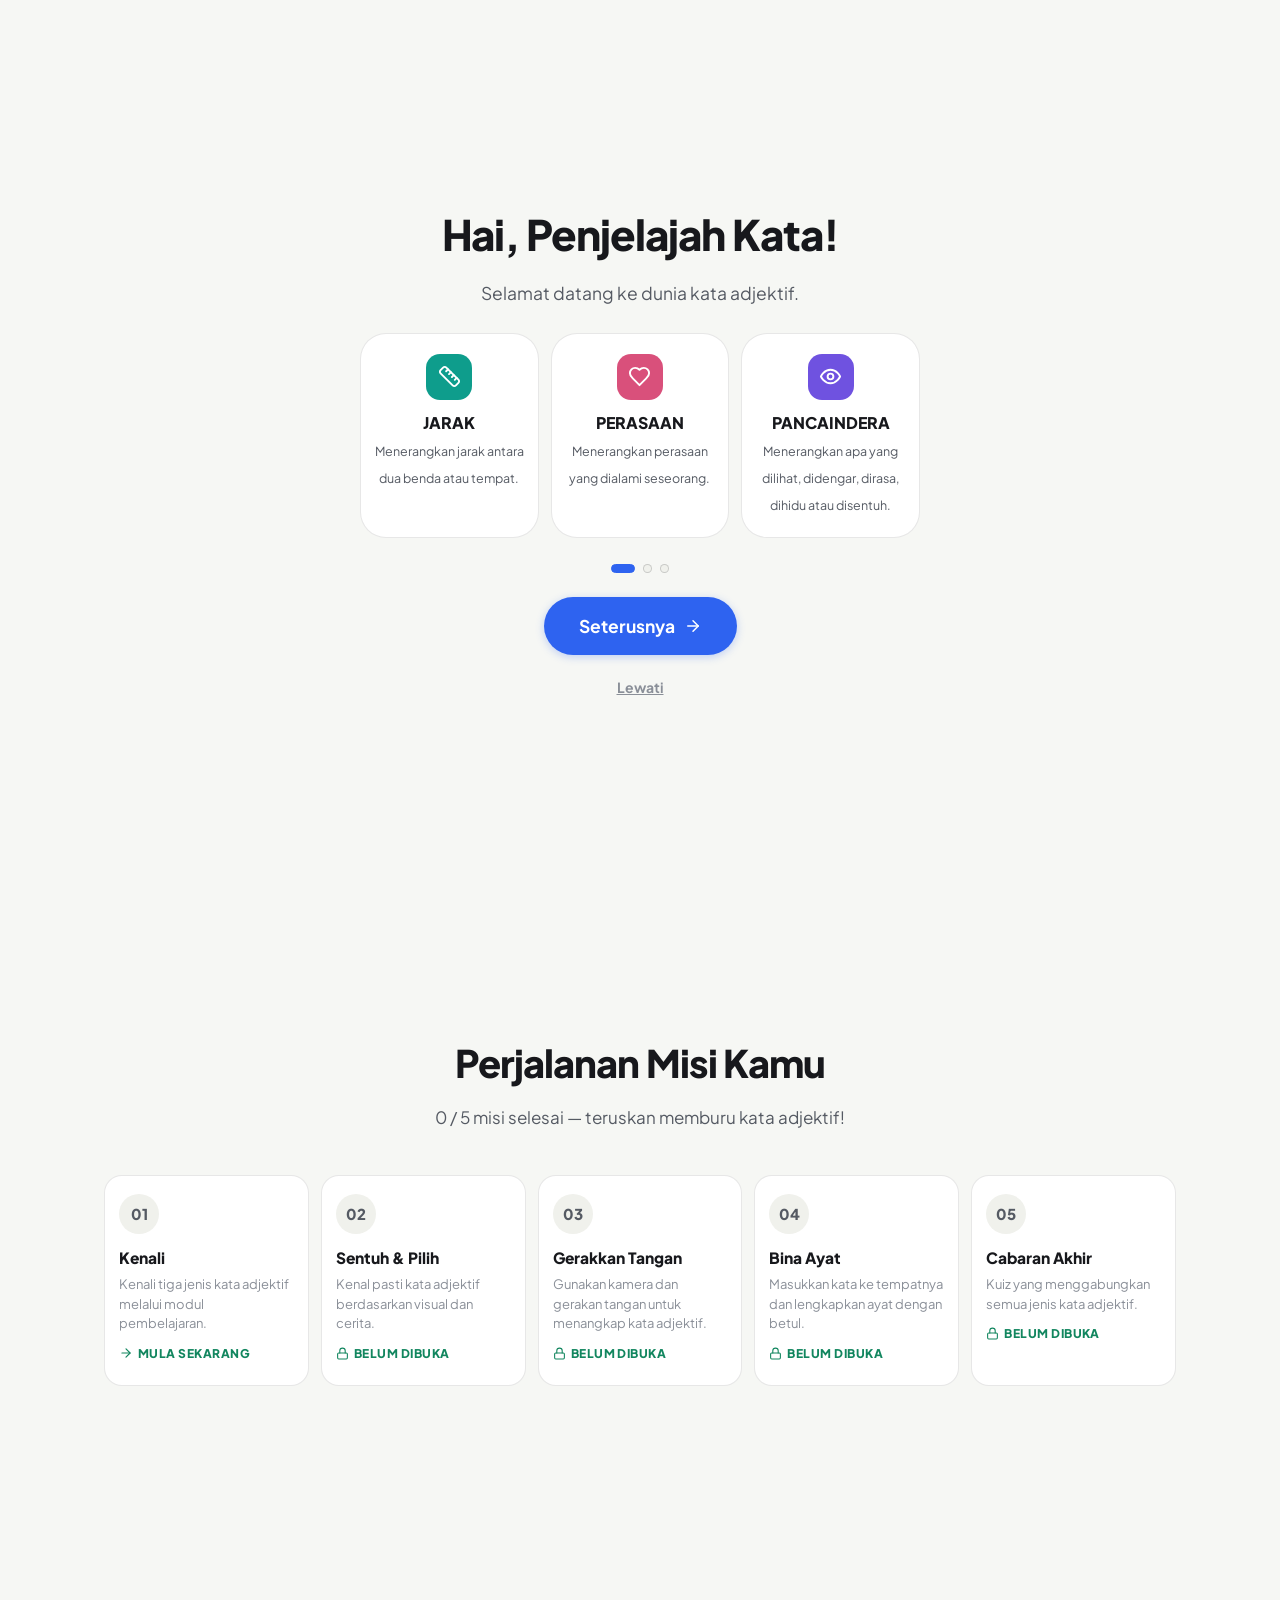
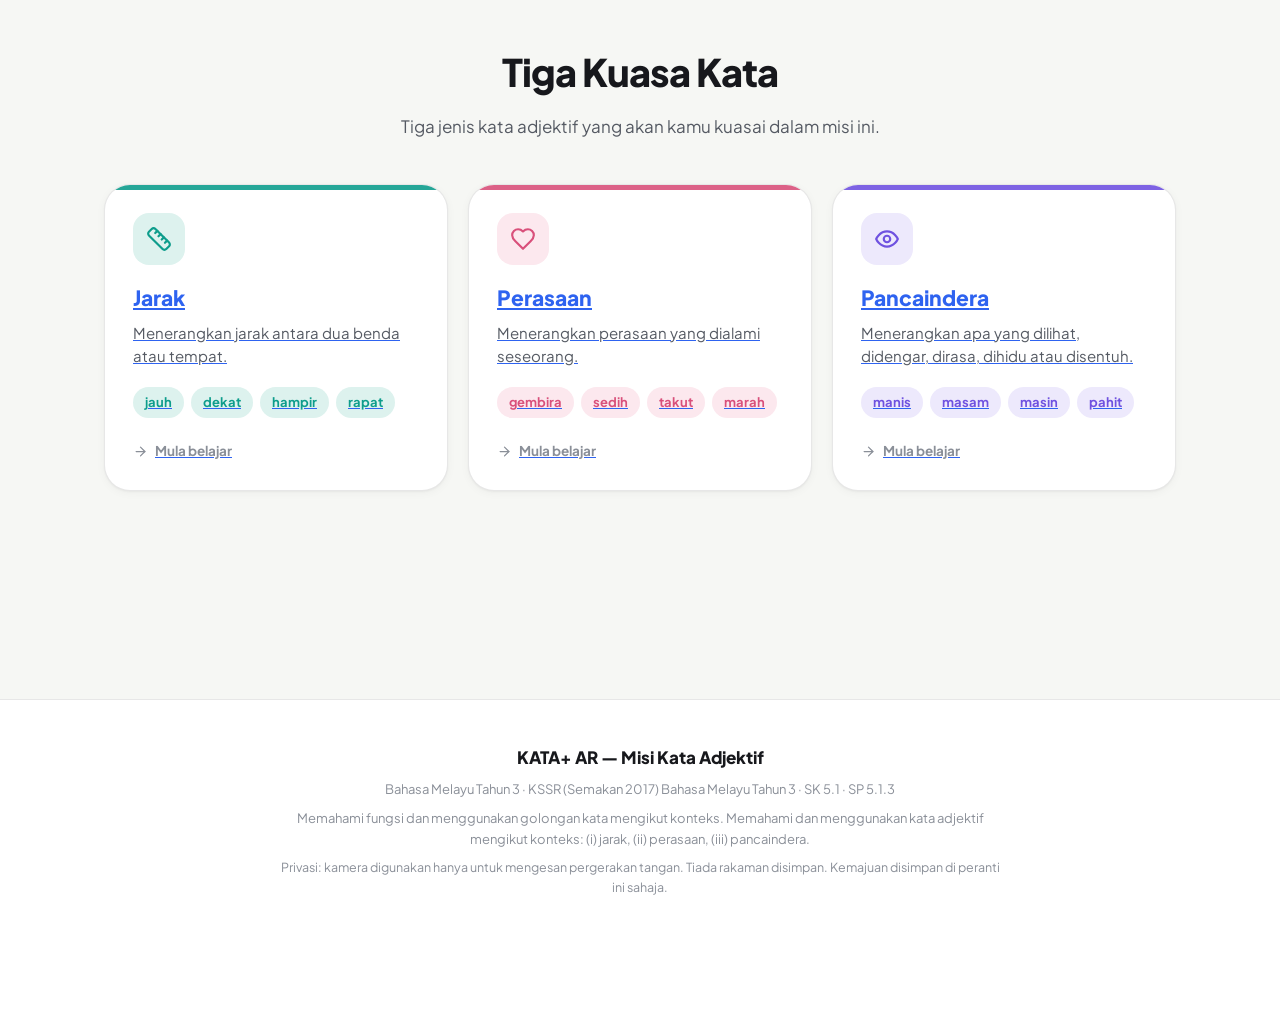
<file: index.html>
<!DOCTYPE html>
<html lang="ms">
<head>
<meta charset="UTF-8">
<meta name="viewport" content="width=device-width, initial-scale=1, viewport-fit=cover">
<title>KATA+ AR — Misi Kata Adjektif | Bahasa Melayu Tahun 3</title>
<meta name="description" content="Aplikasi pembelajaran interaktif kata adjektif untuk murid Tahun 3 — KSSR Bahasa Melayu, Standard Kandungan 5.1, Standard Pembelajaran 5.1.3. Kenali, gerakkan, pilih dan kuasai kata adjektif jarak, perasaan dan pancaindera.">
<meta name="theme-color" content="#f6f7f4">
<link rel="preconnect" href="https://fonts.googleapis.com">
<link rel="preconnect" href="https://fonts.gstatic.com" crossorigin>
<link href="https://fonts.googleapis.com/css2?family=Plus+Jakarta+Sans:wght@400;500;600;700;800&display=swap" rel="stylesheet">
<link rel="stylesheet" href="css/style.css">
<script>
/* Pengumpul ralat — untuk pengesanan isu semasa pembangunan */
window.__errs = [];
window.addEventListener('error', function (e) {
  window.__errs.push(String(e.message) + ' @ ' + (e.filename || '').split('/').pop() + ':' + e.lineno);
  if (window.__errs.length > 30) window.__errs.shift();
});
window.addEventListener('unhandledrejection', function (e) {
  window.__errs.push('promise: ' + String(e.reason && e.reason.message || e.reason));
  if (window.__errs.length > 30) window.__errs.shift();
});
</script>
</head>
<body>
<a class="langkau" href="#utama">Langkau ke kandungan utama</a>

<!-- SPLASH -->
<div id="splash" role="status" aria-label="Memuatkan KATA+ AR">
  <div class="splash-dalam">
    <div class="splash-tanda">KATA+ <span>AR</span></div>
    <div class="splash-sub">Misi Kata Adjektif</div>
    <div class="splash-bar"><span></span></div>
  </div>
</div>

<!-- KEPALA -->
<header id="kepala">
  <div class="kepala-dalam">
    <a class="logo" href="#/" aria-label="KATA+ AR — ke halaman utama">
      <span class="logo-tanda">KATA+ <em>AR</em></span>
      <span class="logo-sub">Misi Kata Adjektif</span>
    </a>
    <nav class="nav-atas" aria-label="Navigasi utama">
      <a href="#/" data-nav="home" class="nav-link">Home</a>
      <a href="#/belajar" data-nav="belajar" class="nav-link">Belajar</a>
      <a href="#/misi" data-nav="misi" class="nav-link">Misi</a>
      <a href="#/ar" data-nav="ar" class="nav-link">AR</a>
      <a href="#/skor" data-nav="skor" class="nav-link">Skor</a>
    </nav>
    <div class="kepala-aksi">
      <span class="cip-xp" id="cipXp" title="Mata pengalaman">
        <svg class="iko" viewBox="0 0 24 24" aria-hidden="true"><polygon points="13 2 3 14 12 14 11 22 21 10 12 10 13 2"/></svg>
        <span id="teksXp">0 XP</span>
      </span>
      <button class="btn-iko" id="btnBunyi" aria-label="Bunyi: hidup" aria-pressed="true" title="Bunyi">
        <svg class="iko" viewBox="0 0 24 24" aria-hidden="true"><polygon points="11 5 6 9 2 9 2 15 6 15 11 19 11 5"/><path d="M15.54 8.46a5 5 0 0 1 0 7.07"/><path d="M19.07 4.93a10 10 0 0 1 0 14.14"/></svg>
      </button>
      <button class="btn-iko" id="btnA11y" aria-label="Pilihan kebolehcapaian" aria-haspopup="true" title="Kebolehcapaian">
        <svg class="iko" viewBox="0 0 24 24" aria-hidden="true"><text x="6" y="16.5" font-size="11" font-weight="800" fill="currentColor" stroke="none" font-family="sans-serif">Aa</text></svg>
      </button>
    </div>
  </div>
</header>

<!-- KANDUNGAN -->
<main id="utama" tabindex="-1">
  <section id="view" aria-live="off"></section>
</main>

<!-- NAV BAWAH (mudah alih) -->
<nav id="navbawah" aria-label="Navigasi mudah alih">
  <a href="#/" data-nav="home"><svg class="iko" viewBox="0 0 24 24" aria-hidden="true"><path d="m3 9 9-7 9 7v11a2 2 0 0 1-2 2H5a2 2 0 0 1-2-2z"/><path d="M9 22V12h6v10"/></svg><span>Home</span></a>
  <a href="#/belajar" data-nav="belajar"><svg class="iko" viewBox="0 0 24 24" aria-hidden="true"><path d="M2 3h6a4 4 0 0 1 4 4v14a3 3 0 0 0-3-3H2z"/><path d="M22 3h-6a4 4 0 0 0-4 4v14a3 3 0 0 1 3-3h7z"/></svg><span>Belajar</span></a>
  <a href="#/misi" data-nav="misi"><svg class="iko" viewBox="0 0 24 24" aria-hidden="true"><circle cx="12" cy="12" r="10"/><circle cx="12" cy="12" r="6"/><circle cx="12" cy="12" r="2"/></svg><span>Misi</span></a>
  <a href="#/ar" data-nav="ar"><svg class="iko" viewBox="0 0 24 24" aria-hidden="true"><path d="M14.5 4h-5L7 7H4a2 2 0 0 0-2 2v9a2 2 0 0 0 2 2h16a2 2 0 0 0 2-2V9a2 2 0 0 0-2-2h-3l-2.5-3z"/><circle cx="12" cy="13" r="3"/></svg><span>AR</span></a>
  <a href="#/skor" data-nav="skor"><svg class="iko" viewBox="0 0 24 24" aria-hidden="true"><path d="M12 20V10"/><path d="M18 20V4"/><path d="M6 20v-4"/></svg><span>Skor</span></a>
</nav>

<!-- TOAST -->
<div id="toast-zone" aria-live="polite" aria-atomic="false"></div>

<!-- DIALOG GENERIK -->
<dialog id="modal" class="modal">
  <div class="modal-dalam" id="modalIsi"></div>
</dialog>

<!-- ONBOARDING -->
<div id="onboard" hidden></div>

<!-- POPOVER A11Y -->
<div id="popA11y" class="pop-a11y" hidden></div>

<!-- KONFETI -->
<div id="konfeti" aria-hidden="true"></div>

<noscript>
  <div style="padding:24px;font-family:sans-serif;text-align:center">
    Aplikasi ini memerlukan JavaScript. Sila aktifkan JavaScript dalam pelayar anda.
  </div>
</noscript>

<script src="js/icons.js"></script>
<script src="js/audio.js"></script>
<script src="js/data.js"></script>
<script src="js/store.js"></script>
<script src="js/ui.js"></script>
<script src="js/screens.js"></script>
<script src="js/modules.js"></script>
<script src="js/activities.js"></script>
<script src="js/ar.js"></script>
<script src="js/quiz.js"></script>
<script src="js/main.js"></script>
</body>
</html>
</file>
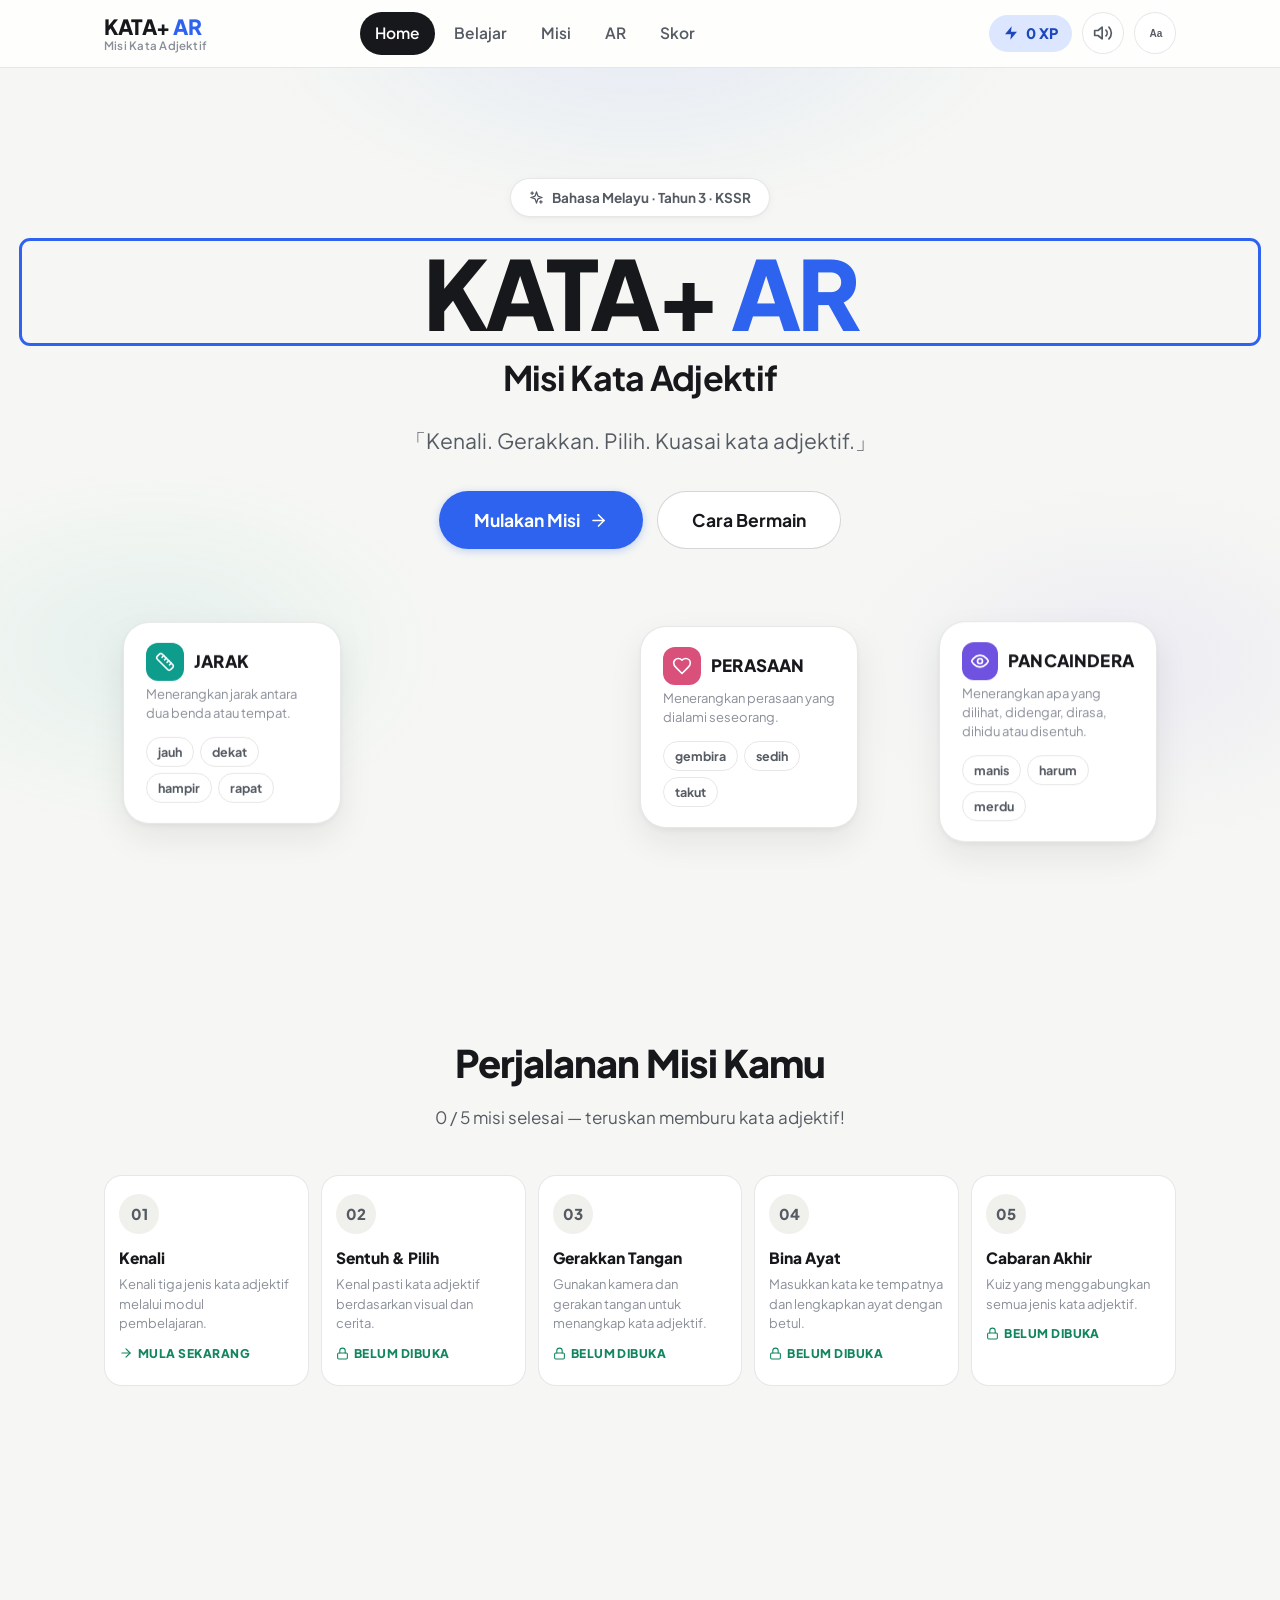
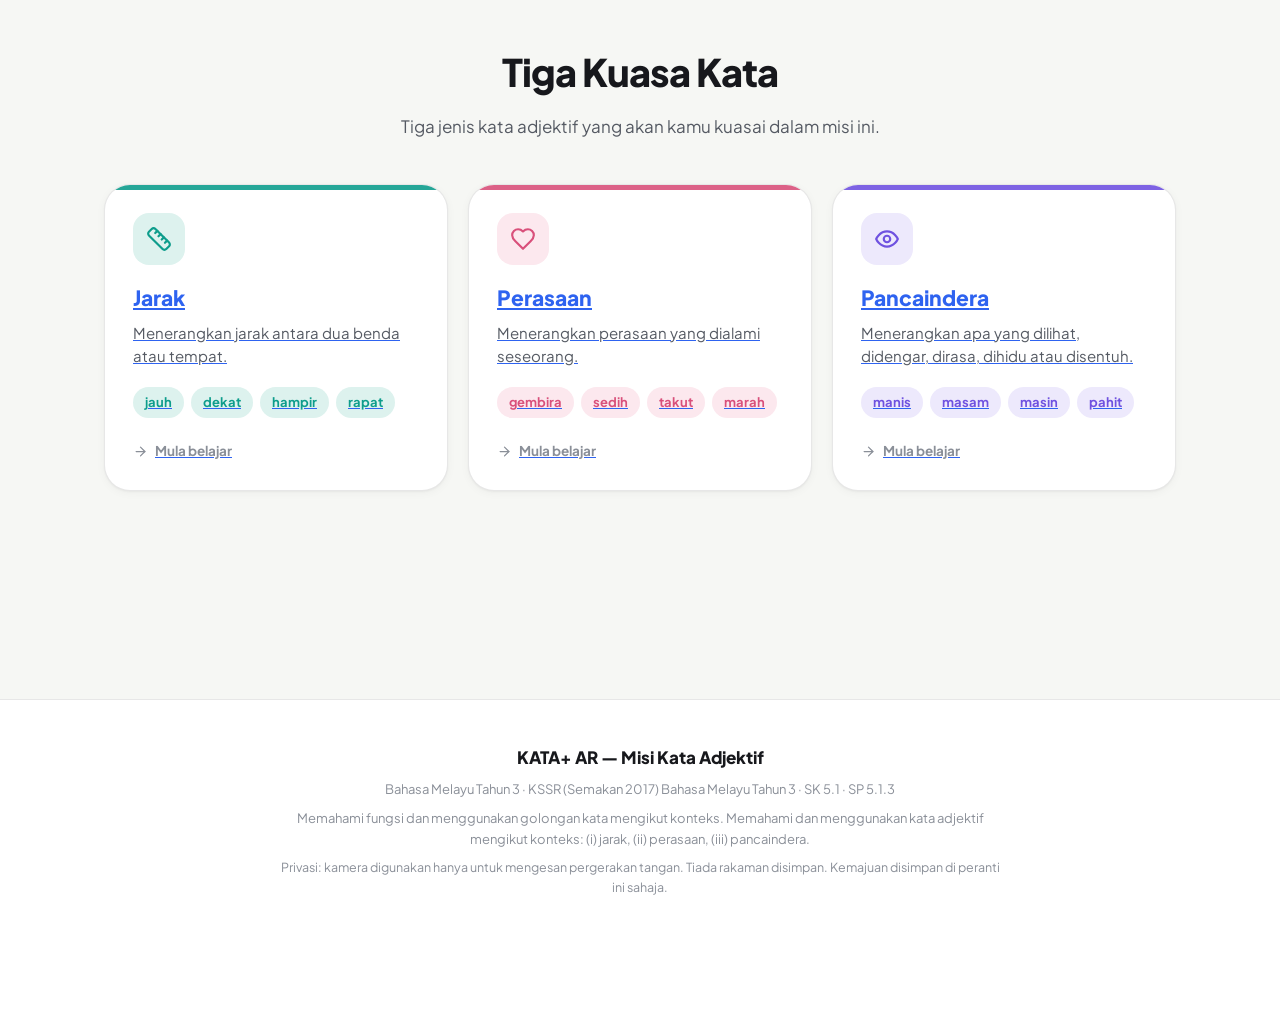
<file: KATA-AR.html>
<!DOCTYPE html>
<html lang="ms">
<head>
<meta charset="UTF-8">
<meta name="viewport" content="width=device-width, initial-scale=1, viewport-fit=cover">
<title>KATA+ AR — Misi Kata Adjektif | Bahasa Melayu Tahun 3</title>
<meta name="description" content="Aplikasi pembelajaran interaktif kata adjektif untuk murid Tahun 3 — KSSR Bahasa Melayu, Standard Kandungan 5.1, Standard Pembelajaran 5.1.3. Kenali, gerakkan, pilih dan kuasai kata adjektif jarak, perasaan dan pancaindera.">
<meta name="theme-color" content="#f6f7f4">
<link rel="preconnect" href="https://fonts.googleapis.com">
<link rel="preconnect" href="https://fonts.gstatic.com" crossorigin>
<link href="https://fonts.googleapis.com/css2?family=Plus+Jakarta+Sans:wght@400;500;600;700;800&display=swap" rel="stylesheet">
<style>
/* ============================================================
   KATA+ AR — MISI KATA ADJEKTIF
   Sistem reka bentuk: minimal premium, berinspirasikan
   kesederhanaan editorial — bukan tiruan mana-mana jenama.
   ============================================================ */

/* ---------- 1. TOKEN ---------- */
:root {
  --bg: #f6f7f4;
  --permukaan: #ffffff;
  --permukaan2: #f0f1ec;
  --dakwat: #17181c;
  --dakwat2: #555a63;
  --dakwat3: #8a8f98;
  --garis: rgba(23, 24, 28, 0.1);
  --garis-kuat: rgba(23, 24, 28, 0.18);

  --biru: #2e63f0;
  --biru-tua: #1d48bd;
  --biru2: #dce6ff;

  --jarak: #0e9d8c;
  --jarak2: #ddf2ee;
  --perasaan: #d9507b;
  --perasaan2: #fce8ee;
  --pancaindera: #6f52e0;
  --pancaindera2: #ede9fc;

  --hijau: #12865f;
  --hijau2: #ddf3e9;
  --ambar: #b8791a;
  --ambar2: #fbf0dc;
  --merah: #cf4a58;
  --merah2: #fbeaec;

  --r-s: 12px;
  --r-m: 18px;
  --r-l: 26px;
  --r-xl: 34px;

  --bayang-s: 0 1px 2px rgba(23, 24, 28, 0.04), 0 2px 10px rgba(23, 24, 28, 0.04);
  --bayang-m: 0 2px 6px rgba(23, 24, 28, 0.05), 0 14px 34px rgba(23, 24, 28, 0.08);
  --bayang-l: 0 6px 16px rgba(23, 24, 28, 0.07), 0 28px 70px rgba(23, 24, 28, 0.12);

  --lega: cubic-bezier(0.22, 1, 0.36, 1);
  --pantas: 0.25s;
  --sederhana: 0.45s;

  --lebar-bekas: 1120px;
  --font: "Plus Jakarta Sans", -apple-system, BlinkMacSystemFont, "Segoe UI", Roboto, "Helvetica Neue", Arial, sans-serif;
}

/* ---------- 2. ASAS ---------- */
* { box-sizing: border-box; }
html { scroll-behavior: smooth; }
body {
  margin: 0;
  background: var(--bg);
  color: var(--dakwat);
  font-family: var(--font);
  font-size: 17px;
  line-height: 1.6;
  -webkit-font-smoothing: antialiased;
  text-rendering: optimizeLegibility;
}
img, svg { display: block; max-width: 100%; }
button { font-family: inherit; }
a { color: var(--biru); }
::selection { background: var(--biru2); }

:focus-visible {
  outline: 3px solid var(--biru);
  outline-offset: 2px;
  border-radius: 6px;
}

.langkau {
  position: fixed; top: -60px; left: 16px; z-index: 200;
  background: var(--dakwat); color: #fff;
  padding: 10px 18px; border-radius: 999px; text-decoration: none;
  transition: top 0.2s var(--lega);
}
.langkau:focus { top: 12px; }

/* ---------- 3. MOD KEBOLECAPAIAN ---------- */
html.font-lg { font-size: 19px; }
html.font-xl { font-size: 21px; }
html.dyslexic body { font-family: "OpenDyslexic", "Comic Sans MS", var(--font); }
html.dyslexic { line-height: 1.75; }

html.kontras {
  --bg: #ffffff;
  --permukaan: #ffffff;
  --permukaan2: #eef0eb;
  --dakwat: #000000;
  --dakwat2: #2e3138;
  --dakwat3: #3f434b;
  --garis: rgba(0, 0, 0, 0.28);
  --garis-kuat: rgba(0, 0, 0, 0.5);
  --jarak: #006b5f;
  --perasaan: #b3123f;
  --pancaindera: #4527c0;
  --biru: #1744c7;
}

html.no-anim *, html.no-anim *::before, html.no-anim *::after {
  animation: none !important;
  transition: none !important;
  scroll-behavior: auto !important;
}

.iko {
  width: 22px; height: 22px;
  fill: none; stroke: currentColor;
  stroke-width: 2; stroke-linecap: round; stroke-linejoin: round;
  flex: none;
}

/* ---------- 4. SPLASH ---------- */
#splash {
  position: fixed; inset: 0; z-index: 300;
  background: var(--bg);
  display: flex; align-items: center; justify-content: center;
  transition: opacity 0.5s var(--lega), visibility 0.5s;
}
#splash.tutup { opacity: 0; visibility: hidden; pointer-events: none; }
.splash-dalam { text-align: center; animation: splash-masuk 0.7s var(--lega) both; }
.splash-tanda {
  font-size: clamp(40px, 8vw, 64px); font-weight: 800;
  letter-spacing: -0.03em; line-height: 1.1;
}
.splash-tanda span { color: var(--biru); }
.splash-sub { color: var(--dakwat2); font-weight: 600; margin-top: 6px; font-size: 17px; }
.splash-bar {
  width: 140px; height: 4px; border-radius: 99px;
  background: var(--permukaan2); margin: 28px auto 0; overflow: hidden;
}
.splash-bar span {
  display: block; height: 100%; width: 40%;
  background: var(--biru); border-radius: 99px;
  animation: splash-bar 1.1s var(--lega) infinite;
}
@keyframes splash-bar { 0% { transform: translateX(-110%); } 100% { transform: translateX(360%); } }
@keyframes splash-masuk { from { opacity: 0; transform: translateY(14px) scale(0.98); } to { opacity: 1; transform: none; } }

/* ---------- 5. KEPALA ---------- */
#kepala {
  position: sticky; top: 0; z-index: 90;
  background: rgba(255, 255, 255, 0.82);
  -webkit-backdrop-filter: saturate(1.6) blur(18px);
  backdrop-filter: saturate(1.6) blur(18px);
  border-bottom: 1px solid var(--garis);
}
.kepala-dalam {
  max-width: var(--lebar-bekas); margin: 0 auto;
  padding: 12px 24px;
  display: flex; align-items: center; gap: 28px;
}
.logo { display: flex; flex-direction: column; text-decoration: none; color: inherit; line-height: 1.15; }
.logo-tanda { font-weight: 800; font-size: 21px; letter-spacing: -0.02em; }
.logo-tanda em { color: var(--biru); font-style: normal; }
.logo-sub { font-size: 11.5px; color: var(--dakwat3); font-weight: 600; letter-spacing: 0.02em; }
.nav-atas { display: flex; gap: 4px; margin: 0 auto; }
.nav-link {
  text-decoration: none; color: var(--dakwat2);
  font-weight: 600; font-size: 15.5px;
  padding: 9px 15px; border-radius: 999px;
  transition: background 0.2s, color 0.2s;
}
.nav-link:hover { background: var(--permukaan2); color: var(--dakwat); }
.nav-link.aktif { background: var(--dakwat); color: #fff; }
.kepala-aksi { display: flex; align-items: center; gap: 10px; margin-left: auto; }
.cip-xp {
  display: inline-flex; align-items: center; gap: 7px;
  background: var(--biru2); color: var(--biru-tua);
  font-weight: 800; font-size: 14.5px;
  padding: 7px 14px; border-radius: 999px;
  white-space: nowrap;
}
.cip-xp .iko { width: 16px; height: 16px; fill: currentColor; stroke: none; }
.btn-iko {
  width: 42px; height: 42px; border-radius: 999px;
  border: 1px solid var(--garis); background: var(--permukaan);
  color: var(--dakwat2); cursor: pointer;
  display: inline-flex; align-items: center; justify-content: center;
  transition: transform 0.18s var(--lega), background 0.2s, color 0.2s;
}
.btn-iko:hover { background: var(--permukaan2); color: var(--dakwat); }
.btn-iko:active { transform: scale(0.92); }
.btn-iko.aktif { color: var(--biru); border-color: var(--biru2); background: var(--biru2); }

/* ---------- 6. BEKAS & SKRIN ---------- */
#utama { min-height: calc(100vh - 66px); }
#view { animation: skrin-masuk 0.45s var(--lega); }
@keyframes skrin-masuk { from { opacity: 0; transform: translateY(14px); } to { opacity: 1; transform: none; } }

.bekas {
  max-width: var(--lebar-bekas);
  margin: 0 auto;
  padding: 48px 24px 120px;
}
.bekas-sempit { max-width: 780px; }

.kepala-skrin {
  display: flex; align-items: flex-start; gap: 16px;
  margin-bottom: 34px;
}
.kepala-skrin-teks { flex: 1; min-width: 0; }
.kepala-skrin h1 {
  margin: 0; font-size: clamp(28px, 4vw, 38px);
  font-weight: 800; letter-spacing: -0.025em; line-height: 1.15;
}
.kepala-skrin .sub { margin: 8px 0 0; color: var(--dakwat2); font-size: 16.5px; max-width: 60ch; }
.btn-belakang {
  flex: none; width: 46px; height: 46px; border-radius: 999px;
  border: 1px solid var(--garis); background: var(--permukaan);
  color: var(--dakwat); cursor: pointer;
  display: inline-flex; align-items: center; justify-content: center;
  transition: transform 0.18s var(--lega), background 0.2s;
  margin-top: 2px;
}
.btn-belakang:hover { background: var(--permukaan2); }
.btn-belakang:active { transform: scale(0.92); }

/* ---------- 7. BUTANG ---------- */
.btn {
  display: inline-flex; align-items: center; justify-content: center; gap: 9px;
  border-radius: 999px; cursor: pointer; text-decoration: none;
  font-weight: 700; font-size: 16px; line-height: 1.2;
  padding: 14px 26px; min-height: 48px;
  border: 1px solid transparent;
  transition: transform 0.18s var(--lega), box-shadow 0.25s, background 0.25s, color 0.25s, border-color 0.25s;
}
.btn:hover { transform: translateY(-1px); }
.btn:active { transform: scale(0.97); }
.btn:disabled { opacity: 0.45; cursor: not-allowed; transform: none; }
.btn-utama { background: var(--biru); color: #fff; box-shadow: 0 2px 8px rgba(46, 99, 240, 0.28); }
.btn-utama:hover { background: var(--biru-tua); box-shadow: 0 4px 14px rgba(46, 99, 240, 0.34); }
.btn-ghost { background: var(--permukaan); color: var(--dakwat); border-color: var(--garis-kuat); }
.btn-ghost:hover { background: var(--permukaan2); }
.btn-ink { background: var(--dakwat); color: #fff; }
.btn-ink:hover { background: #000; }
.btn-lg { font-size: 17.5px; padding: 17px 34px; min-height: 58px; }
.btn-sm { font-size: 14.5px; padding: 9px 18px; min-height: 40px; }
.btn-kecil { font-size: 13.5px; padding: 7px 14px; min-height: 36px; font-weight: 700; }

/* ---------- 8. CIP & KAD ---------- */
.cip {
  display: inline-flex; align-items: center; gap: 7px;
  border-radius: 999px; padding: 6px 14px;
  font-size: 13.5px; font-weight: 700;
  border: 1px solid var(--garis); background: var(--permukaan);
  color: var(--dakwat2); white-space: nowrap;
}
.cip .iko { width: 15px; height: 15px; }

.cip-kat {
  --kat: var(--biru); --kat2: var(--biru2);
  color: var(--kat); background: var(--kat2); border-color: transparent;
}
.cip-kat.jarak { --kat: var(--jarak); --kat2: var(--jarak2); }
.cip-kat.perasaan { --kat: var(--perasaan); --kat2: var(--perasaan2); }
.cip-kat.pancaindera { --kat: var(--pancaindera); --kat2: var(--pancaindera2); }

.cip-kata {
  font-size: 17px; font-weight: 800; color: var(--dakwat);
  padding: 10px 20px; min-height: 46px; border-radius: 999px;
  background: var(--permukaan); border: 1.5px solid var(--garis);
  cursor: pointer; transition: transform 0.18s var(--lega), border-color 0.2s, background 0.2s, color 0.2s, box-shadow 0.2s;
  user-select: none;
}
.cip-kata:hover { border-color: var(--garis-kuat); transform: translateY(-1px); }
.cip-kata:active { transform: scale(0.96); }
.cip-kata.terpilih { border-color: var(--biru); background: var(--biru2); color: var(--biru-tua); }

.kad {
  background: var(--permukaan);
  border: 1px solid var(--garis);
  border-radius: var(--r-l);
  box-shadow: var(--bayang-s);
}
.kad-klik {
  cursor: pointer;
  transition: transform 0.25s var(--lega), box-shadow 0.25s, border-color 0.25s;
}
.kad-klik:hover { transform: translateY(-3px); box-shadow: var(--bayang-m); border-color: var(--garis-kuat); }
.kad-klik:active { transform: scale(0.985); }

.grid { display: grid; gap: 20px; }
.grid-3 { grid-template-columns: repeat(3, 1fr); }
.grid-2 { grid-template-columns: repeat(2, 1fr); }

.jalur {
  height: 9px; border-radius: 99px; background: var(--permukaan2);
  overflow: hidden; position: relative;
}
.jalur-dalam {
  height: 100%; border-radius: 99px;
  background: var(--biru);
  transition: width 0.6s var(--lega);
}

/* ---------- 9. HERO ---------- */
.hero {
  position: relative;
  padding: clamp(56px, 9vw, 110px) 24px 40px;
  text-align: center;
  overflow: hidden;
}
.hero-latar {
  position: absolute; inset: 0; pointer-events: none;
  background:
    radial-gradient(560px 300px at 50% -60px, rgba(46, 99, 240, 0.09), transparent 70%),
    radial-gradient(420px 260px at 12% 70%, rgba(14, 157, 140, 0.07), transparent 70%),
    radial-gradient(420px 260px at 88% 72%, rgba(111, 82, 224, 0.07), transparent 70%);
}
.hero-eyebrow {
  display: inline-flex; align-items: center; gap: 8px;
  background: var(--permukaan); border: 1px solid var(--garis);
  border-radius: 999px; padding: 8px 18px;
  font-size: 13.5px; font-weight: 700; color: var(--dakwat2);
  box-shadow: var(--bayang-s);
  animation: hero-masuk 0.7s var(--lega) both;
}
.hero-h1 {
  margin: 26px 0 0;
  font-size: clamp(52px, 10vw, 96px);
  font-weight: 800; letter-spacing: -0.04em; line-height: 1.02;
  animation: hero-masuk 0.7s 0.08s var(--lega) both;
}
.hero-h1 em { color: var(--biru); font-style: normal; }
.hero-nama {
  margin: 10px 0 0;
  font-size: clamp(24px, 4vw, 34px); font-weight: 700;
  letter-spacing: -0.02em; color: var(--dakwat);
  animation: hero-masuk 0.7s 0.16s var(--lega) both;
}
.hero-tagline {
  margin: 18px 0 0;
  font-size: clamp(17px, 2.4vw, 21px); color: var(--dakwat2);
  animation: hero-masuk 0.7s 0.24s var(--lega) both;
}
.hero-cta {
  margin-top: 34px;
  display: flex; gap: 14px; justify-content: center; flex-wrap: wrap;
  animation: hero-masuk 0.7s 0.32s var(--lega) both;
}
@keyframes hero-masuk { from { opacity: 0; transform: translateY(22px); } to { opacity: 1; transform: none; } }

/* Kad 3D terapung */
.hero-pentas {
  position: relative; height: 260px;
  margin-top: 48px;
  display: flex; align-items: center; justify-content: center;
}
.kad-3d {
  position: absolute;
  width: 218px;
  background: var(--permukaan);
  border: 1px solid var(--garis);
  border-radius: var(--r-l);
  box-shadow: var(--bayang-m);
  padding: 20px 22px;
  text-align: left;
  will-change: transform;
}
.kad-3d .kad-3d-kepala { display: flex; align-items: center; gap: 10px; }
.kad-3d .gelembung {
  width: 38px; height: 38px; border-radius: 12px;
  display: flex; align-items: center; justify-content: center;
  color: #fff;
}
.kad-3d .gelembung .iko { width: 20px; height: 20px; }
.kad-3d h3 { margin: 0; font-size: 17px; font-weight: 800; letter-spacing: 0.01em; }
.kad-3d p { margin: 4px 0 14px; font-size: 13px; color: var(--dakwat3); line-height: 1.45; }
.kad-3d .kad-3d-kata { display: flex; flex-wrap: wrap; gap: 6px; }
.kad-3d .kata-kecil {
  font-size: 12.5px; font-weight: 700; border-radius: 99px;
  padding: 4px 11px; border: 1px solid var(--garis); color: var(--dakwat2);
}
.kad-3d.j { left: max(8%, 30px); transform: rotate(-7deg) translateY(10px); }
.kad-3d.p { left: 50%; transform: translateX(-50%) translateY(34px) scale(1.05); z-index: 2; }
.kad-3d.pc { right: max(8%, 30px); transform: rotate(7deg) translateY(6px); }
.kad-3d.j .gelembung { background: var(--jarak); }
.kad-3d.p .gelembung { background: var(--perasaan); }
.kad-3d.pc .gelembung { background: var(--pancaindera); }
.kad-3d.terapung { animation: terapung 7s ease-in-out infinite alternate; }
.kad-3d.j.terapung { animation-delay: 0s; }
.kad-3d.p.terapung { animation-delay: 1.2s; }
.kad-3d.pc.terapung { animation-delay: 2.4s; }
@keyframes terapung {
  from { margin-top: 0; }
  to { margin-top: -14px; }
}
.kad-3d.duduk { position: relative; inset: auto; left: auto; right: auto; transform: none; margin: 0; }
@media (max-width: 720px) {
  .hero-pentas { height: auto; flex-direction: column; gap: 16px; }
  .kad-3d.j, .kad-3d.p, .kad-3d.pc {
    position: relative; inset: auto; left: auto; right: auto;
    transform: none !important; margin-top: 0 !important;
    width: 100%; max-width: 300px; animation: none !important;
  }
}

/* Pilihan wajah (Modul Perasaan) */
.pilihan-face {
  display: flex; flex-direction: column; align-items: center; gap: 6px;
  background: var(--permukaan); border: 1.5px solid var(--garis);
  border-radius: var(--r-m); padding: 14px 16px 12px;
  cursor: pointer; min-height: 150px; min-width: 118px;
  font-weight: 800; font-size: 15.5px; color: var(--dakwat);
  transition: transform 0.18s var(--lega), border-color 0.2s, background 0.2s, box-shadow 0.2s;
  user-select: none;
}
.pilihan-face svg { width: 82px; height: 82px; }
.pilihan-face:hover { transform: translateY(-2px); border-color: var(--garis-kuat); box-shadow: var(--bayang-s); }
.pilihan-face:active { transform: scale(0.96); }
.pilihan-face:disabled { opacity: 0.5; cursor: not-allowed; }
.pilihan-face.betul {
  border-color: var(--hijau); background: var(--hijau2); color: var(--hijau);
  animation: nadi-betul 0.5s var(--lega);
}
.pilihan-face.salah {
  border-color: var(--merah); background: var(--merah2); color: var(--merah);
  animation: goncang 0.45s;
}
.pilihan-face-grup { display: grid; grid-template-columns: repeat(auto-fit, minmax(118px, 1fr)); gap: 12px; }

/* ---------- 10. SEKSYEN ---------- */
.seksyen { padding: clamp(48px, 7vw, 88px) 24px; }
.seksyen-kepala { text-align: center; margin-bottom: 44px; }
.seksyen-kepala h2 {
  margin: 0; font-size: clamp(26px, 3.6vw, 38px);
  font-weight: 800; letter-spacing: -0.025em;
}
.seksyen-kepala p { margin: 10px auto 0; color: var(--dakwat2); max-width: 56ch; }
.buka {
  opacity: 0; transform: translateY(26px);
  transition: opacity 0.7s var(--lega), transform 0.7s var(--lega);
}
.buka.nampak { opacity: 1; transform: none; }

/* Kad kategori */
.kad-kat {
  --kat: var(--biru); --kat2: var(--biru2);
  padding: 28px; display: flex; flex-direction: column; gap: 6px;
  position: relative; overflow: hidden;
}
.kad-kat::before {
  content: ""; position: absolute; inset: 0 0 auto 0; height: 5px;
  background: var(--kat); opacity: 0.9;
}
.kad-kat .kad-kat-iko {
  width: 52px; height: 52px; border-radius: 16px;
  background: var(--kat2); color: var(--kat);
  display: flex; align-items: center; justify-content: center;
  margin-bottom: 10px;
}
.kad-kat .kad-kat-iko .iko { width: 26px; height: 26px; }
.kad-kat h3 { margin: 0; font-size: 21px; font-weight: 800; }
.kad-kat p { margin: 0; color: var(--dakwat2); font-size: 15px; line-height: 1.55; }
.kad-kat .kad-kat-kata { margin-top: 14px; display: flex; flex-wrap: wrap; gap: 7px; }
.kad-kat .kata-kecil { font-size: 13px; font-weight: 700; border-radius: 99px; padding: 5px 12px; background: var(--kat2); color: var(--kat); }
.kad-kat .kad-kat-status { margin-top: auto; padding-top: 16px; font-size: 13.5px; font-weight: 700; color: var(--dakwat3); display: flex; align-items: center; gap: 7px; }
.kad-kat.jarak { --kat: var(--jarak); --kat2: var(--jarak2); }
.kad-kat.perasaan { --kat: var(--perasaan); --kat2: var(--perasaan2); }
.kad-kat.pancaindera { --kat: var(--pancaindera); --kat2: var(--pancaindera2); }

/* Laluan misi (home) */
.laluan-misi { display: grid; grid-template-columns: repeat(5, 1fr); gap: 12px; }
.langkah {
  background: var(--permukaan); border: 1px solid var(--garis);
  border-radius: var(--r-m); padding: 18px 14px;
  text-decoration: none; color: inherit;
  transition: transform 0.25s var(--lega), box-shadow 0.25s, border-color 0.25s;
}
.langkah:hover { transform: translateY(-3px); box-shadow: var(--bayang-m); }
.langkah-nombor {
  width: 40px; height: 40px; border-radius: 999px;
  background: var(--permukaan2); color: var(--dakwat2);
  display: flex; align-items: center; justify-content: center;
  font-weight: 800; font-size: 15px; margin-bottom: 12px;
}
.langkah h3 { margin: 0 0 4px; font-size: 15.5px; font-weight: 800; }
.langkah p { margin: 0; font-size: 13px; color: var(--dakwat3); line-height: 1.5; }
.langkah-selesai { border-color: var(--hijau); }
.langkah-selesai .langkah-nombor { background: var(--hijau); color: #fff; }
.langkah-set { border-color: var(--biru); box-shadow: 0 0 0 3px var(--biru2); }
.langkah-set .langkah-nombor { background: var(--biru); color: #fff; }
.langkah-status {
  display: inline-flex; align-items: center; gap: 5px;
  margin-top: 10px; font-size: 12px; font-weight: 800;
  color: var(--hijau); text-transform: uppercase; letter-spacing: 0.04em;
}
.langkah-status .iko { width: 14px; height: 14px; }

/* ---------- 11. SOALAN (pola biasa modul & aktiviti) ---------- */
.kad-soalan { padding: clamp(24px, 4vw, 44px); }
.soalan-kepala { display: flex; align-items: center; gap: 12px; flex-wrap: wrap; margin-bottom: 20px; }
.soalan-no { font-size: 14px; font-weight: 800; color: var(--dakwat3); letter-spacing: 0.05em; }
.soalan-teks { font-size: clamp(20px, 3vw, 27px); font-weight: 800; letter-spacing: -0.015em; line-height: 1.35; margin: 0 0 22px; }
.soalan-teks .slot {
  display: inline-block; min-width: 92px; text-align: center;
  border-bottom: 3px dashed var(--garis-kuat);
  color: var(--biru); padding: 0 6px; border-radius: 4px;
}
.soalan-media {
  background: var(--permukaan2);
  border-radius: var(--r-m);
  display: flex; align-items: center; justify-content: center;
  padding: 30px; margin-bottom: 22px;
  min-height: 160px;
  position: relative; overflow: hidden;
}
.pilihan { display: flex; flex-wrap: wrap; gap: 12px; }
.pilihan-grid { display: grid; grid-template-columns: repeat(auto-fit, minmax(160px, 1fr)); gap: 12px; }
.pilihan .cip-kata.betul {
  border-color: var(--hijau); background: var(--hijau2); color: var(--hijau);
  animation: nadi-betul 0.5s var(--lega);
}
.pilihan .cip-kata.salah {
  border-color: var(--merah); background: var(--merah2); color: var(--merah);
  animation: goncang 0.45s;
}
.pilihan .cip-kata.dipilih { border-color: var(--biru); background: var(--biru2); color: var(--biru-tua); }
@keyframes nadi-betul { 0% { transform: scale(1); } 45% { transform: scale(1.09); } 100% { transform: scale(1); } }
@keyframes goncang {
  0%, 100% { transform: translateX(0); }
  20% { transform: translateX(-7px); } 40% { transform: translateX(7px); }
  60% { transform: translateX(-5px); } 80% { transform: translateX(5px); }
}
.maklum {
  margin-top: 20px; border-radius: var(--r-m);
  padding: 18px 22px; font-size: 16px; line-height: 1.6;
  display: flex; gap: 13px; align-items: flex-start;
  animation: skrin-masuk 0.35s var(--lega);
}
.maklum .iko { width: 21px; height: 21px; margin-top: 3px; }
.maklum-betul { background: var(--hijau2); color: #0c5c42; border: 1px solid rgba(18, 134, 95, 0.25); }
.maklum-salah { background: var(--ambar2); color: #7c510c; border: 1px solid rgba(184, 121, 26, 0.3); }
.maklum strong { display: block; margin-bottom: 2px; }
.kawal-soalan { margin-top: 24px; display: flex; align-items: center; gap: 12px; flex-wrap: wrap; }
.kawal-soalan .jurang { flex: 1; }
.btn-dengar { background: var(--permukaan2); border: none; }

/* ---------- 12. MODUL: VISUALIZER JARAK ---------- */
.visualizer { padding: clamp(22px, 4vw, 40px); }
.visualizer h3 { margin: 0 0 6px; font-size: 20px; font-weight: 800; }
.visualizer p { margin: 0 0 22px; color: var(--dakwat2); font-size: 15.5px; }
.trek {
  position: relative; height: 90px;
  border-bottom: 3px dashed var(--garis-kuat);
  margin: 10px 34px 30px;
}
.objek {
  position: absolute; bottom: -3px;
  width: 58px; height: 58px; border-radius: 999px;
  background: var(--permukaan); border: 2px solid var(--garis-kuat);
  display: flex; align-items: center; justify-content: center;
  font-weight: 800; font-size: 17px; color: var(--dakwat2);
  box-shadow: var(--bayang-s);
  transition: left 0.7s var(--lega);
  z-index: 1;
}
.objek .iko { width: 26px; height: 26px; }
.objek-a { left: 0; }
.objek-b { color: var(--biru); border-color: var(--biru); }
.objek-label {
  position: absolute; bottom: -30px; left: 50%; transform: translateX(-50%);
  font-size: 13px; font-weight: 800; color: var(--dakwat3);
  white-space: nowrap;
}
.gelangsar { width: 100%; accent-color: var(--biru); margin: 0; cursor: pointer; min-height: 44px; }
.kata-jarak-pilihan { display: flex; gap: 10px; flex-wrap: wrap; justify-content: center; margin-top: 18px; }
.kata-jarak-pilihan .cip-kata.aktif {
  border-color: var(--jarak); background: var(--jarak2); color: var(--jarak);
}
.visualizer-aksi { display: flex; gap: 10px; flex-wrap: wrap; justify-content: center; margin-top: 22px; }

/* ---------- 13. MODUL: WAJAH ---------- */
.galeri-wajah { display: grid; grid-template-columns: repeat(auto-fill, minmax(150px, 1fr)); gap: 14px; }
.wajah-kad {
  text-align: center; padding: 18px 10px 14px;
  cursor: pointer; background: var(--permukaan);
  border: 1.5px solid var(--garis); border-radius: var(--r-m);
  transition: transform 0.2s var(--lega), border-color 0.2s, box-shadow 0.2s;
}
.wajah-kad:hover { transform: translateY(-2px); border-color: var(--garis-kuat); box-shadow: var(--bayang-s); }
.wajah-kad.aktif { border-color: var(--perasaan); box-shadow: 0 0 0 3px var(--perasaan2); }
.wajah-kad svg { width: 92px; height: 92px; margin: 0 auto 10px; }
.wajah-kad .wajah-nama { font-weight: 800; font-size: 16.5px; }
.wajah-kad .wajah-ayat { font-size: 13.5px; color: var(--dakwat2); line-height: 1.5; margin-top: 6px; }
.kad-cerita {
  margin-top: 18px; padding: 20px 24px; border-radius: var(--r-m);
  background: var(--perasaan2); border: 1px solid rgba(217, 80, 123, 0.25);
  display: flex; gap: 16px; align-items: center;
  animation: skrin-masuk 0.35s var(--lega);
}
.kad-cerita svg { width: 74px; height: 74px; flex: none; }
.kad-cerita .cerita-teks strong { display: block; font-size: 16.5px; }
.kad-cerita .cerita-teks span { font-size: 15px; color: #6b3345; }

/* ---------- 14. MODUL: GALERI DERIA ---------- */
.galeri-deria { display: grid; grid-template-columns: repeat(auto-fill, minmax(132px, 1fr)); gap: 14px; }
.kad-deria {
  padding: 16px 10px 14px; text-align: center; cursor: pointer;
  background: var(--permukaan); border: 1.5px solid var(--garis);
  border-radius: var(--r-m);
  transition: transform 0.2s var(--lega), border-color 0.2s, box-shadow 0.2s;
}
.kad-deria:hover { transform: translateY(-2px); box-shadow: var(--bayang-s); border-color: var(--garis-kuat); }
.kad-deria.aktif { border-color: var(--pancaindera); box-shadow: 0 0 0 3px var(--pancaindera2); }
.kad-deria svg { width: 74px; height: 74px; margin: 0 auto 10px; }
.kad-deria .deria-nama { font-weight: 800; font-size: 15.5px; }
.kad-deria .deria-kata { font-size: 13px; font-weight: 700; color: var(--pancaindera); margin-top: 2px; }
.kad-deria .btn-dengar { margin-top: 8px; }
.kad-deria-info {
  margin-top: 18px; padding: 20px 24px; border-radius: var(--r-m);
  background: var(--pancaindera2); border: 1px solid rgba(111, 82, 224, 0.25);
  display: flex; gap: 16px; align-items: center;
  animation: skrin-masuk 0.35s var(--lega);
}
.kad-deria-info svg { width: 70px; height: 70px; flex: none; }
.kad-deria-info .info-teks strong { display: block; font-size: 16.5px; }
.kad-deria-info .info-teks span { font-size: 15px; color: #45306b; }

/* ---------- 15. MISI HUB ---------- */
.misi-senarai { display: flex; flex-direction: column; gap: 14px; }
.kad-misi {
  display: flex; align-items: center; gap: 20px;
  padding: 22px 26px; text-decoration: none; color: inherit;
  background: var(--permukaan); border: 1.5px solid var(--garis);
  border-radius: var(--r-l);
  transition: transform 0.25s var(--lega), box-shadow 0.25s, border-color 0.25s;
}
.kad-misi:hover { transform: translateY(-2px); box-shadow: var(--bayang-m); border-color: var(--garis-kuat); }
.kad-misi.selesai { border-color: rgba(18, 134, 95, 0.4); }
.kad-misi.seterusnya { border-color: var(--biru); box-shadow: 0 0 0 4px var(--biru2); }
.misi-nombro {
  flex: none; width: 56px; height: 56px; border-radius: 18px;
  background: var(--permukaan2); color: var(--dakwat2);
  display: flex; align-items: center; justify-content: center;
  font-weight: 800; font-size: 19px;
}
.kad-misi.selesai .misi-nombro { background: var(--hijau); color: #fff; }
.kad-misi.seterusnya .misi-nombro { background: var(--biru); color: #fff; }
.misi-meta { flex: 1; min-width: 0; }
.misi-meta h3 { margin: 0; font-size: 19px; font-weight: 800; display: flex; align-items: center; gap: 10px; flex-wrap: wrap; }
.misi-meta p { margin: 3px 0 0; color: var(--dakwat2); font-size: 14.5px; }
.misi-tag { font-size: 11.5px; font-weight: 800; text-transform: uppercase; letter-spacing: 0.05em; padding: 3px 10px; border-radius: 99px; }
.misi-tag.selesai { background: var(--hijau2); color: var(--hijau); }
.misi-tag.set { background: var(--biru2); color: var(--biru-tua); }
.misi-tag.xp { background: var(--ambar2); color: var(--ambar); }
.misi-panah { color: var(--dakwat3); flex: none; }

/* ---------- 16. DRAG & DROP ---------- */
.dnd-grid { display: grid; grid-template-columns: repeat(3, 1fr); gap: 16px; margin-bottom: 22px; }
.zon {
  border: 2.5px dashed var(--garis-kuat); border-radius: var(--r-l);
  background: var(--permukaan); padding: 16px; min-height: 210px;
  transition: border-color 0.25s, background 0.25s, transform 0.2s var(--lega);
  position: relative;
}
.zon.terarah { border-color: var(--biru); background: var(--biru2); transform: scale(1.015); }
.zon.terkunci { border-style: solid; border-color: var(--garis); }
.zon-kepala { display: flex; align-items: center; gap: 9px; margin-bottom: 12px; }
.zon-kepala .cip-kat { font-size: 12.5px; padding: 5px 12px; }
.zon-kira { margin-left: auto; font-size: 13px; font-weight: 800; color: var(--dakwat3); }
.zon-bekas { display: flex; flex-direction: column; gap: 8px; min-height: 54px; }
.kad-serah {
  border-radius: 12px; padding: 8px 14px; font-weight: 800; font-size: 15px;
  background: var(--permukaan); border: 1.5px solid var(--garis);
  display: flex; align-items: center; gap: 8px;
  animation: skrin-masuk 0.3s var(--lega);
}
.kad-serah.betul { border-color: var(--hijau); background: var(--hijau2); color: var(--hijau); }
.kad-serah.salah { border-color: var(--merah); background: var(--merah2); color: var(--merah); animation: goncang 0.45s; }
.bank-kata { display: flex; flex-wrap: wrap; gap: 12px; justify-content: center; min-height: 60px; padding: 8px 4px; }
.kad-kata {
  font-size: 17px; font-weight: 800; color: var(--dakwat);
  padding: 12px 22px; min-height: 50px; border-radius: 999px;
  background: var(--permukaan); border: 1.5px solid var(--garis);
  box-shadow: var(--bayang-s);
  cursor: grab; user-select: none; touch-action: none;
  transition: transform 0.18s var(--lega), border-color 0.2s, box-shadow 0.2s, opacity 0.25s;
}
.kad-kata:hover { border-color: var(--garis-kuat); transform: translateY(-1px); }
.kad-kata.terpilih { border-color: var(--biru); background: var(--biru2); color: var(--biru-tua); }
.kad-kata.diseret { opacity: 0.75; transform: scale(1.06); box-shadow: var(--bayang-m); cursor: grabbing; }
.kad-kata.diletak { opacity: 0.25; pointer-events: none; cursor: default; }
.petunjuk-dnd {
  display: flex; gap: 9px; align-items: center; justify-content: center;
  color: var(--dakwat2); font-size: 14.5px; margin-bottom: 16px;
}

/* ---------- 17. AR ---------- */
.ar-bekas { padding-top: 28px; }
.ar-privasi {
  max-width: 620px; margin: 0 auto; padding: clamp(28px, 5vw, 48px);
  text-align: center; display: flex; flex-direction: column; align-items: center; gap: 18px;
}
.ar-privasi .privasi-iko {
  width: 74px; height: 74px; border-radius: 24px;
  background: var(--biru2); color: var(--biru);
  display: flex; align-items: center; justify-content: center;
}
.ar-privasi .privasi-iko .iko { width: 36px; height: 36px; }
.ar-privasi h2 { margin: 0; font-size: 27px; font-weight: 800; letter-spacing: -0.02em; }
.ar-privasi .privasi-nota {
  background: var(--permukaan2); border: 1px solid var(--garis);
  border-radius: var(--r-m); padding: 16px 20px;
  font-size: 15px; color: var(--dakwat2); text-align: left; line-height: 1.6;
}
.ar-privasi .privasi-nota strong { color: var(--dakwat); display: block; margin-bottom: 6px; }
.ar-pentas {
  position: relative; border-radius: var(--r-xl); overflow: hidden;
  background: linear-gradient(160deg, #e9eefb, #f3eefc 55%, #eaf5f2);
  border: 1px solid var(--garis);
  box-shadow: var(--bayang-m);
  min-height: min(72vh, 640px);
  isolation: isolate;
}
.ar-video { position: absolute; inset: 0; width: 100%; height: 100%; object-fit: cover; transform: scaleX(-1); z-index: 0; }
.ar-video.tersembunyi { display: none; }
.ar-lapisan { position: relative; z-index: 2; height: 100%; min-height: min(72vh, 640px); display: flex; flex-direction: column; }
.ar-bar-atas {
  display: flex; align-items: center; gap: 12px; flex-wrap: wrap;
  padding: 16px 20px;
  background: rgba(255, 255, 255, 0.86);
  -webkit-backdrop-filter: blur(14px); backdrop-filter: blur(14px);
  border-bottom: 1px solid var(--garis);
}
.ar-arahan { flex: 1; min-width: 200px; }
.ar-arahan strong { display: block; font-size: 17px; font-weight: 800; }
.ar-arahan span { font-size: 13.5px; color: var(--dakwat2); }
.ar-ruang { position: relative; flex: 1; min-height: 380px; overflow: hidden; }
.ar-kad {
  position: absolute; z-index: 3;
  padding: 12px 20px; border-radius: 16px;
  background: rgba(255, 255, 255, 0.94);
  border: 2px solid var(--garis);
  font-weight: 800; font-size: 17px; color: var(--dakwat);
  box-shadow: var(--bayang-m);
  cursor: pointer; user-select: none;
  transition: transform 0.3s var(--lega), border-color 0.3s, background 0.3s, opacity 0.4s, box-shadow 0.3s;
  will-change: transform;
}
.ar-kad:hover { border-color: var(--garis-kuat); }
.ar-kad.dituju { border-color: var(--biru); background: #fff; transform: scale(1.09); box-shadow: 0 0 0 5px var(--biru2), var(--bayang-m); }
.ar-kad.betul { border-color: var(--hijau); background: var(--hijau2); color: var(--hijau); }
.ar-kad.salah { border-color: var(--merah); background: var(--merah2); color: var(--merah); animation: goncang 0.45s; }
.ar-kad.ditangkap {
  opacity: 0; transform: scale(0.2) translateY(-60px);
  pointer-events: none;
}
.ar-kursor {
  position: absolute; z-index: 6; width: 34px; height: 34px;
  border-radius: 999px; border: 3px solid #fff;
  background: rgba(46, 99, 240, 0.9);
  box-shadow: 0 0 0 5px rgba(46, 99, 240, 0.28), var(--bayang-m);
  pointer-events: none; display: none;
  transition: width 0.2s, height 0.2s;
}
.ar-kursor.mengisi::after {
  content: ""; position: absolute; inset: -7px;
  border-radius: 999px; border: 3px solid transparent;
  border-top-color: #fff; animation: putar 0.8s linear infinite;
}
@keyframes putar { to { transform: rotate(360deg); } }
.ar-cip-status {
  display: inline-flex; align-items: center; gap: 8px;
  background: var(--permukaan); border: 1px solid var(--garis);
  border-radius: 999px; padding: 7px 14px;
  font-size: 13px; font-weight: 700; color: var(--dakwat2);
  animation: skrin-masuk 0.3s var(--lega);
}
.ar-cip-status .iko { width: 17px; height: 17px; color: var(--biru); }
.ar-bar-bawah {
  display: flex; align-items: center; gap: 12px; flex-wrap: wrap;
  padding: 14px 20px;
  background: rgba(255, 255, 255, 0.9);
  -webkit-backdrop-filter: blur(14px); backdrop-filter: blur(14px);
  border-top: 1px solid var(--garis);
}
.ar-tray { display: flex; align-items: center; gap: 9px; flex: 1; flex-wrap: wrap; min-width: 180px; }
.ar-tray-label { font-size: 13px; font-weight: 800; color: var(--dakwat3); text-transform: uppercase; letter-spacing: 0.05em; }
.tray-kata {
  padding: 6px 14px; border-radius: 999px; background: var(--hijau2);
  color: var(--hijau); font-weight: 800; font-size: 14.5px;
  border: 1px solid rgba(18, 134, 95, 0.3);
  animation: skrin-masuk 0.35s var(--lega);
}
.ar-titik { display: flex; gap: 7px; }
.ar-titik i {
  width: 10px; height: 10px; border-radius: 999px;
  background: var(--permukaan2); border: 1px solid var(--garis-kuat);
}
.ar-titik i.siap { background: var(--hijau); border-color: var(--hijau); }
.ar-titik i.aktif { background: var(--biru); border-color: var(--biru); }
.ar-hint {
  margin: 0 20px 14px; padding: 12px 18px; border-radius: var(--r-m);
  background: var(--ambar2); border: 1px solid rgba(184, 121, 26, 0.35);
  color: #7c510c; font-size: 14.5px; font-weight: 600;
  display: flex; gap: 10px; align-items: center;
  animation: skrin-masuk 0.3s var(--lega);
}
.ar-hint .iko { width: 19px; height: 19px; flex: none; }
.ar-legenda-kat {
  position: absolute; inset: auto 20px 20px 20px; z-index: 8;
  background: rgba(255, 255, 255, 0.96);
  border: 1px solid var(--garis); border-radius: var(--r-m);
  box-shadow: var(--bayang-m);
  padding: 16px 20px; display: flex; gap: 12px; flex-wrap: wrap;
  animation: skrin-masuk 0.3s var(--lega);
}
.ar-selesai {
  position: absolute; inset: 0; z-index: 9;
  display: flex; flex-direction: column; align-items: center; justify-content: center; gap: 14px;
  background: rgba(255, 255, 255, 0.94);
  -webkit-backdrop-filter: blur(10px); backdrop-filter: blur(10px);
  text-align: center; padding: 24px;
  animation: skrin-masuk 0.4s var(--lega);
}
.ar-selesai h2 { margin: 0; font-size: clamp(26px, 5vw, 40px); font-weight: 800; letter-spacing: -0.02em; }
.ar-selesai p { margin: 0; color: var(--dakwat2); max-width: 46ch; }

/* ---------- 18. KUIZ ---------- */
.kuiz-kepala { display: flex; align-items: center; gap: 14px; margin-bottom: 18px; }
.kuiz-dots { display: flex; gap: 7px; flex: 1; }
.kuiz-dots i {
  width: 12px; height: 12px; border-radius: 99px;
  background: var(--permukaan2); border: 1px solid var(--garis-kuat);
  transition: background 0.3s, border-color 0.3s, transform 0.3s;
}
.kuiz-dots i.selesai { background: var(--hijau); border-color: var(--hijau); }
.kuiz-dots i.aktif { background: var(--biru); border-color: var(--biru); transform: scale(1.35); }
.jenis-badge {
  display: inline-flex; align-items: center; gap: 7px;
  font-size: 12.5px; font-weight: 800; letter-spacing: 0.03em; text-transform: uppercase;
  color: var(--dakwat3); background: var(--permukaan2);
  padding: 6px 13px; border-radius: 999px; white-space: nowrap;
}
.jenis-badge .iko { width: 15px; height: 15px; }
.kuiz-media { position: relative; }
.kuiz-media .btn-dengar {
  position: absolute; bottom: 14px; right: 14px;
  background: var(--permukaan); border: 1px solid var(--garis);
  border-radius: 999px; width: 48px; height: 48px;
  display: flex; align-items: center; justify-content: center; cursor: pointer;
  transition: transform 0.18s var(--lega);
}
.kuiz-media .btn-dengar:active { transform: scale(0.92); }
.tangan-tunjuk { width: 120px; height: auto; animation: tunjuk 1.6s ease-in-out infinite; }
@keyframes tunjuk { 0%, 100% { transform: translateY(0) rotate(-4deg); } 50% { transform: translateY(-8px) rotate(4deg); } }
.isyarat-soalan { display: flex; align-items: center; gap: 28px; justify-content: center; flex-wrap: wrap; }
.isyarat-soalan .kad-tunjuk {
  position: relative; padding: 22px 34px; border-radius: var(--r-m);
  background: var(--permukaan); border: 2px solid var(--biru);
  box-shadow: 0 0 0 6px var(--biru2); font-weight: 800; font-size: 22px;
}
.kuiz-hasil { text-align: center; padding: clamp(30px, 5vw, 56px); }
.kuiz-hasil .hasil-emoji-lingkar {
  width: 92px; height: 92px; border-radius: 999px; margin: 0 auto 20px;
  background: var(--hijau2); color: var(--hijau);
  display: flex; align-items: center; justify-content: center;
}
.kuiz-hasil .hasil-emoji-lingkar .iko { width: 44px; height: 44px; }
.kuiz-hasil h2 { margin: 0; font-size: clamp(30px, 5vw, 46px); font-weight: 800; letter-spacing: -0.02em; }
.kuiz-hasil .hasil-nombor { margin: 8px 0 0; font-size: 20px; color: var(--dakwat2); font-weight: 700; }
.hasil-kat { display: flex; flex-direction: column; gap: 14px; margin: 30px auto 0; max-width: 480px; text-align: left; }
.hasil-kat-baris { display: flex; align-items: center; gap: 12px; }
.hasil-kat-baris .nama { width: 130px; font-weight: 800; font-size: 14.5px; display: flex; align-items: center; gap: 8px; }
.hasil-kat-baris .peratus { width: 52px; text-align: right; font-weight: 800; font-size: 14.5px; }
.cadangan {
  margin: 28px auto 0; max-width: 520px;
  background: var(--biru2); border: 1px solid rgba(46, 99, 240, 0.25);
  color: var(--biru-tua); border-radius: var(--r-m);
  padding: 18px 22px; text-align: left; font-size: 15.5px; line-height: 1.6;
  display: flex; gap: 12px;
}
.cadangan .iko { width: 20px; height: 20px; flex: none; margin-top: 3px; }
.kuiz-hasil .btn { margin-top: 30px; }

/* ---------- 19. SKOR / PAPAN ---------- */
.papan-kepala {
  padding: clamp(26px, 4vw, 44px); display: flex; gap: 24px; align-items: center; flex-wrap: wrap;
}
.papan-xp {
  flex: none; width: 150px; height: 150px; border-radius: 999px;
  background: var(--biru2); color: var(--biru-tua);
  display: flex; flex-direction: column; align-items: center; justify-content: center;
}
.papan-xp b { font-size: 30px; font-weight: 800; letter-spacing: -0.02em; }
.papan-xp span { font-size: 12px; font-weight: 800; text-transform: uppercase; letter-spacing: 0.07em; }
.papan-intro { flex: 1; min-width: 230px; }
.papan-intro h2 { margin: 0; font-size: 26px; font-weight: 800; letter-spacing: -0.02em; }
.papan-intro p { margin: 6px 0 0; color: var(--dakwat2); }
.papan-intro .tahap { display: inline-flex; align-items: center; gap: 7px; margin-top: 12px; font-weight: 800; font-size: 14.5px; color: var(--biru-tua); background: var(--biru2); padding: 6px 14px; border-radius: 999px; }
.grid-stats { display: grid; grid-template-columns: repeat(4, 1fr); gap: 14px; margin-top: 18px; }
.kad-stat { padding: 20px; }
.kad-stat .stat-label { font-size: 13px; font-weight: 800; color: var(--dakwat3); text-transform: uppercase; letter-spacing: 0.05em; display: flex; align-items: center; gap: 7px; }
.kad-stat .stat-nombor { font-size: 30px; font-weight: 800; letter-spacing: -0.02em; margin-top: 4px; }
.baris-kat { margin-top: 16px; }
.baris-kat .kat-nama {
  display: flex; justify-content: space-between; align-items: center;
  font-weight: 800; font-size: 15px; margin-bottom: 8px;
}
.baris-kat .kat-nama span:last-child { color: var(--dakwat3); font-size: 13.5px; }
.jalur.kat-jarak .jalur-dalam { background: var(--jarak); }
.jalur.kat-perasaan .jalur-dalam { background: var(--perasaan); }
.jalur.kat-pancaindera .jalur-dalam { background: var(--pancaindera); }
.papan-aksi { margin-top: 24px; display: flex; gap: 12px; flex-wrap: wrap; }

/* ---------- 20. LENCANA ---------- */
.galeri-lencana { display: grid; grid-template-columns: repeat(auto-fill, minmax(230px, 1fr)); gap: 16px; }
.kad-lencana { padding: 28px 24px; text-align: center; position: relative; }
.lencana-iko {
  width: 82px; height: 82px; border-radius: 999px; margin: 0 auto 16px;
  display: flex; align-items: center; justify-content: center;
  color: #fff; box-shadow: var(--bayang-m);
}
.lencana-iko .iko { width: 38px; height: 38px; }
.kad-lencana h3 { margin: 0 0 6px; font-size: 18.5px; font-weight: 800; }
.kad-lencana p { margin: 0; color: var(--dakwat2); font-size: 14.5px; line-height: 1.55; }
.kad-lencana .lencana-syarat {
  margin-top: 14px; font-size: 12.5px; font-weight: 700; color: var(--dakwat3);
  background: var(--permukaan2); border-radius: 999px; padding: 6px 14px; display: inline-block;
}
.kad-lencana.terkunci { filter: grayscale(1); opacity: 0.55; }
.kad-lencana.terkunci .lencana-iko { background: #c9ccd3 !important; }
.lencana-ico.jarak { background: var(--jarak); }
.lencana-ico.perasaan { background: var(--perasaan); }
.lencana-ico.pancaindera { background: var(--pancaindera); }
.lencana-ico.master { background: linear-gradient(135deg, #b8860b, #e3b341); }
.kad-lencana.dibuka { animation: lencana-buka 0.7s var(--lega); }
@keyframes lencana-buka {
  0% { transform: scale(0.9); }
  55% { transform: scale(1.04); }
  100% { transform: scale(1); }
}

/* ---------- 21. GURU ---------- */
.jadual-bekas { overflow-x: auto; border-radius: var(--r-m); border: 1px solid var(--garis); background: var(--permukaan); }
.jadual { width: 100%; border-collapse: collapse; font-size: 15px; min-width: 520px; }
.jadual th {
  text-align: left; padding: 14px 18px; font-size: 12.5px; font-weight: 800;
  text-transform: uppercase; letter-spacing: 0.05em; color: var(--dakwat3);
  border-bottom: 1px solid var(--garis); background: var(--permukaan2);
}
.jadual td { padding: 13px 18px; border-bottom: 1px solid var(--garis); }
.jadual tr:last-child td { border-bottom: none; }
.jadual .angka { font-variant-numeric: tabular-nums; font-weight: 700; }
.jadual .low { color: var(--merah); font-weight: 800; }
.panel-info { padding: 26px 30px; margin-top: 16px; }
.panel-info h3 { margin: 0 0 12px; font-size: 19px; font-weight: 800; display: flex; align-items: center; gap: 10px; }
.panel-info h3 .iko { color: var(--biru); }
.panel-info p { margin: 0 0 10px; color: var(--dakwat2); }
.addie { display: flex; flex-direction: column; gap: 10px; }
.addie .fasa {
  display: flex; gap: 16px; align-items: flex-start;
  padding: 14px 18px; border-radius: var(--r-m);
  background: var(--permukaan2); border: 1px solid var(--garis);
}
.addie .fasa b {
  flex: none; width: 128px; font-size: 12.5px; font-weight: 800;
  text-transform: uppercase; letter-spacing: 0.06em; color: var(--biru-tua);
  padding-top: 2px;
}
.addie .fasa span { font-size: 14.5px; color: var(--dakwat2); line-height: 1.55; }
.skala-likert { display: flex; gap: 8px; flex-wrap: wrap; margin-top: 8px; }
.skala-likert button {
  width: 46px; height: 46px; border-radius: 999px;
  border: 1.5px solid var(--garis); background: var(--permukaan);
  font-weight: 800; font-size: 15px; color: var(--dakwat2); cursor: pointer;
  transition: transform 0.15s var(--lega), background 0.2s, color 0.2s, border-color 0.2s;
}
.skala-likert button:hover { border-color: var(--garis-kuat); }
.skala-likert button.aktif { background: var(--biru); border-color: var(--biru); color: #fff; transform: scale(1.06); }
.instrumen-item { padding: 18px 0; border-bottom: 1px solid var(--garis); }
.instrumen-item:last-child { border-bottom: none; }
.instrumen-item .item-teks { font-weight: 700; font-size: 15.5px; margin-bottom: 6px; }
.skala-label { display: flex; justify-content: space-between; font-size: 12px; color: var(--dakwat3); margin-top: 6px; font-weight: 600; }

/* ---------- 22. ONBOARDING ---------- */
#onboard {
  position: fixed; inset: 0; z-index: 250;
  background: var(--bg);
  display: flex; flex-direction: column; align-items: center; justify-content: center;
  padding: 24px; text-align: center;
  animation: skrin-masuk 0.4s var(--lega);
}
#onboard[hidden] { display: none; }
.ob-kandungan { max-width: 560px; width: 100%; }
.ob-langkah { animation: skrin-masuk 0.45s var(--lega); }
.ob-langkah h2 { margin: 0; font-size: clamp(28px, 5vw, 42px); font-weight: 800; letter-spacing: -0.025em; }
.ob-langkah p { margin: 12px 0 26px; color: var(--dakwat2); font-size: 17.5px; }
.ob-kat { display: grid; grid-template-columns: repeat(3, 1fr); gap: 12px; margin-bottom: 8px; }
.ob-kat-kad {
  border-radius: var(--r-l); padding: 20px 12px;
  background: var(--permukaan); border: 1.5px solid var(--garis);
  animation: hero-masuk 0.6s var(--lega) both;
}
.ob-kat-kad .gelembung {
  width: 46px; height: 46px; border-radius: 14px; margin: 0 auto 10px;
  display: flex; align-items: center; justify-content: center; color: #fff;
}
.ob-kat-kad .gelembung .iko { width: 23px; height: 23px; }
.ob-kat-kad b { display: block; font-size: 16px; font-weight: 800; }
.ob-kat-kad span { font-size: 12.5px; color: var(--dakwat2); }
.ob-dots { display: flex; gap: 8px; justify-content: center; margin-top: 26px; }
.ob-dots i { width: 9px; height: 9px; border-radius: 99px; background: var(--permukaan2); border: 1px solid var(--garis-kuat); transition: all 0.3s; }
.ob-dots i.aktif { background: var(--biru); border-color: var(--biru); width: 24px; }
.ob-aksi { margin-top: 24px; display: flex; gap: 12px; justify-content: center; flex-wrap: wrap; }
.ob-lewati {
  margin-top: 22px; background: none; border: none; color: var(--dakwat3);
  font-weight: 700; font-size: 14px; cursor: pointer; text-decoration: underline;
}

/* ---------- 23. MODAL ---------- */
.modal {
  border: none; padding: 0; background: transparent;
  max-width: 640px; width: calc(100% - 32px);
  border-radius: var(--r-xl);
}
.modal::backdrop { background: rgba(23, 24, 28, 0.4); -webkit-backdrop-filter: blur(4px); backdrop-filter: blur(4px); }
.modal-dalam {
  background: var(--permukaan); border-radius: var(--r-xl);
  box-shadow: var(--bayang-l); padding: 32px;
  max-height: min(82vh, 760px); overflow-y: auto;
}
.modal-kepala { display: flex; align-items: center; gap: 14px; margin-bottom: 18px; }
.modal-kepala h2 { margin: 0; flex: 1; font-size: 23px; font-weight: 800; letter-spacing: -0.02em; }
.modal-tutup {
  width: 42px; height: 42px; border-radius: 999px;
  border: 1px solid var(--garis); background: var(--permukaan2);
  color: var(--dakwat); cursor: pointer;
  display: inline-flex; align-items: center; justify-content: center;
  transition: transform 0.18s var(--lega);
}
.modal-tutup:active { transform: scale(0.9); }
.modal-badan { color: var(--dakwat2); }
.modal-badan p { margin: 0 0 14px; line-height: 1.65; }
.modal-badan h3 { color: var(--dakwat); margin: 22px 0 10px; font-size: 17.5px; font-weight: 800; }
.modal-badan h3:first-child { margin-top: 0; }
.gerak-senarai { display: flex; flex-direction: column; gap: 10px; }
.gerak-item {
  display: flex; align-items: center; gap: 14px;
  padding: 13px 16px; border-radius: var(--r-m);
  background: var(--permukaan2); border: 1px solid var(--garis);
}
.gerak-iko {
  flex: none; width: 52px; height: 52px; border-radius: 14px;
  background: var(--permukaan); border: 1px solid var(--garis);
  display: flex; align-items: center; justify-content: center;
  color: var(--biru);
}
.gerak-iko svg { width: 30px; height: 30px; }
.gerak-item b { display: block; color: var(--dakwat); font-size: 15.5px; }
.gerak-item span { font-size: 13.5px; color: var(--dakwat2); line-height: 1.5; }

/* ---------- 24. POPOVER A11Y ---------- */
.pop-a11y {
  position: fixed; top: 70px; right: 16px; z-index: 150;
  width: 300px; background: var(--permukaan);
  border: 1px solid var(--garis); border-radius: var(--r-l);
  box-shadow: var(--bayang-l); padding: 18px;
  animation: skrin-masuk 0.25s var(--lega);
}
.pop-a11y h3 { margin: 0 0 12px; font-size: 15px; font-weight: 800; color: var(--dakwat); }
.pop-a11y .pop-item {
  display: flex; align-items: center; justify-content: space-between; gap: 10px;
  padding: 9px 0; border-bottom: 1px solid var(--garis);
  font-size: 14.5px; font-weight: 600; color: var(--dakwat2);
}
.pop-a11y .pop-item:last-child { border-bottom: none; }
.togol {
  position: relative; width: 46px; height: 27px; flex: none;
  background: var(--permukaan2); border: 1.5px solid var(--garis-kuat);
  border-radius: 999px; cursor: pointer;
  transition: background 0.25s, border-color 0.25s;
}
.togol::after {
  content: ""; position: absolute; top: 2px; left: 2px;
  width: 19px; height: 19px; border-radius: 999px;
  background: #fff; box-shadow: var(--bayang-s);
  transition: transform 0.25s var(--lega);
}
.togol.hidup { background: var(--biru); border-color: var(--biru); }
.togol.hidup::after { transform: translateX(19px); }
.pop-a11y .pop-langkah { display: flex; align-items: center; gap: 8px; padding: 9px 0; border-bottom: 1px solid var(--garis); font-size: 14.5px; font-weight: 600; color: var(--dakwat2); }
.pop-a11y .pop-langkah .btn-kecil { margin-left: auto; }
.pop-a11y .btn-kecil { margin-left: auto; }

/* ---------- 25. TOAST & KONFETI ---------- */
#toast-zone {
  position: fixed; bottom: 96px; left: 50%; transform: translateX(-50%);
  z-index: 400; display: flex; flex-direction: column; gap: 10px;
  align-items: center; pointer-events: none;
}
.toast {
  background: var(--dakwat); color: #fff;
  border-radius: 999px; padding: 13px 22px;
  font-weight: 700; font-size: 15px;
  box-shadow: var(--bayang-l);
  display: flex; align-items: center; gap: 9px;
  animation: toast-masuk 0.4s var(--lega);
  max-width: min(92vw, 480px);
}
.toast .iko { width: 18px; height: 18px; }
.toast-berjaya { background: var(--hijau); }
.toast-ralat { background: var(--merah); }
.toast-info { background: var(--dakwat); }
.toast-xp { background: var(--biru-tua); }
.toast.tutup { animation: toast-keluar 0.35s var(--lega) forwards; }
@keyframes toast-masuk { from { opacity: 0; transform: translateY(16px) scale(0.95); } to { opacity: 1; transform: none; } }
@keyframes toast-keluar { to { opacity: 0; transform: translateY(10px) scale(0.95); } }
#konfeti { position: fixed; inset: 0; pointer-events: none; z-index: 380; overflow: hidden; }
.konfeti-t {
  position: absolute; top: -18px; width: 9px; height: 15px; border-radius: 3px;
  animation: konfeti-jatuh linear forwards;
}
@keyframes konfeti-jatuh {
  to { transform: translateY(110vh) rotate(720deg); opacity: 0.6; }
}

/* ---------- 26. KAKI ---------- */
.kaki {
  border-top: 1px solid var(--garis);
  background: var(--permukaan);
  padding: 44px 24px 120px;
  text-align: center; color: var(--dakwat2); font-size: 14px;
}
.kaki-dalam { max-width: 720px; margin: 0 auto; display: flex; flex-direction: column; gap: 8px; }
.kaki .kaki-tanda { font-weight: 800; color: var(--dakwat); font-size: 17px; }
.kaki .kaki-kod { font-size: 13px; color: var(--dakwat3); }
.kaki .kaki-privasi { font-size: 12.5px; color: var(--dakwat3); line-height: 1.6; }

/* ---------- 27. NAV BAWAH ---------- */
#navbawah {
  position: fixed; bottom: 0; left: 0; right: 0; z-index: 100;
  background: rgba(255, 255, 255, 0.92);
  -webkit-backdrop-filter: saturate(1.6) blur(18px); backdrop-filter: saturate(1.6) blur(18px);
  border-top: 1px solid var(--garis);
  display: none;
  padding-bottom: env(safe-area-inset-bottom);
}
#navbawah a {
  flex: 1; display: flex; flex-direction: column; align-items: center; gap: 3px;
  padding: 10px 4px 12px; text-decoration: none; color: var(--dakwat3);
  font-size: 11px; font-weight: 700;
  transition: color 0.2s;
}
#navbawah a .iko { width: 23px; height: 23px; }
#navbawah a.aktif { color: var(--biru); }

/* ---------- 28. RESPONSIF ---------- */
@media (max-width: 1000px) {
  .grid-3 { grid-template-columns: 1fr 1fr; }
  .grid-stats { grid-template-columns: 1fr 1fr; }
  .laluan-misi { grid-template-columns: repeat(3, 1fr); }
  .dnd-grid { grid-template-columns: 1fr; }
  .zon { min-height: 150px; }
}
@media (max-width: 860px) {
  .nav-atas { display: none; }
  #navbawah { display: flex; }
  body { padding-bottom: 0; }
  #utama { min-height: calc(100vh - 60px); }
  .kepala-dalam { padding: 10px 16px; }
  .bekas { padding: 34px 18px 130px; }
  .logo-sub { display: none; }
  .hero { padding: clamp(44px, 8vw, 70px) 20px 20px; }
}
@media (max-width: 640px) {
  body { font-size: 16.5px; }
  .grid-3, .grid-2 { grid-template-columns: 1fr; }
  .laluan-misi { grid-template-columns: repeat(2, 1fr); }
  .grid-stats { grid-template-columns: 1fr 1fr; }
  .kepala-skrin { gap: 12px; }
  .cip-xp { display: none; }
  .kad-misi { padding: 18px; gap: 14px; }
  .misi-nombro { width: 48px; height: 48px; border-radius: 15px; font-size: 17px; }
  .papan-xp { width: 110px; height: 110px; }
  .papan-xp b { font-size: 24px; }
  .kad-soalan { padding: 22px 18px; }
  .objek { width: 48px; height: 48px; }
  .ar-pentas, .ar-lapisan { min-height: 520px; }
  .ar-kad { font-size: 15px; padding: 10px 16px; }
  .pop-a11y { left: 16px; right: 16px; width: auto; }
}
@media (min-width: 1400px) {
  /* Paparan interaktif / papan pintar: sasaran lebih besar */
  :root { --lebar-bekas: 1320px; }
  body { font-size: 19px; }
  .cip-kata { min-height: 54px; padding: 12px 26px; }
  .btn { min-height: 56px; }
}

/* ---------- 29. CETAK ---------- */
@media print {
  #kepala, #navbawah, #toast-zone, #konfeti, .langkau, .btn, .papan-aksi, #popA11y { display: none !important; }
  body { background: #fff; }
  .bekas { padding: 0; max-width: none; }
  .kad { box-shadow: none; border: 1px solid #bbb; }
  .kaki { display: none; }
}

/* ---------- 30. KURANGKAN GERAKAN ---------- */
@media (prefers-reduced-motion: reduce) {
  *, *::before, *::after {
    animation-duration: 0.001s !important;
    animation-iteration-count: 1 !important;
    transition-duration: 0.001s !important;
    scroll-behavior: auto !important;
  }
  .hero-pentas .kad-3d { transform: none !important; }
}

</style>
<script>
/* Pengumpul ralat — untuk pengesanan isu semasa pembangunan */
window.__errs = [];
window.addEventListener('error', function (e) {
  window.__errs.push(String(e.message) + ' @ ' + (e.filename || '').split('/').pop() + ':' + e.lineno);
  if (window.__errs.length > 30) window.__errs.shift();
});
window.addEventListener('unhandledrejection', function (e) {
  window.__errs.push('promise: ' + String(e.reason && e.reason.message || e.reason));
  if (window.__errs.length > 30) window.__errs.shift();
});
</script>
</head>
<body>
<a class="langkau" href="#utama">Langkau ke kandungan utama</a>

<!-- SPLASH -->
<div id="splash" role="status" aria-label="Memuatkan KATA+ AR">
  <div class="splash-dalam">
    <div class="splash-tanda">KATA+ <span>AR</span></div>
    <div class="splash-sub">Misi Kata Adjektif</div>
    <div class="splash-bar"><span></span></div>
  </div>
</div>

<!-- KEPALA -->
<header id="kepala">
  <div class="kepala-dalam">
    <a class="logo" href="#/" aria-label="KATA+ AR — ke halaman utama">
      <span class="logo-tanda">KATA+ <em>AR</em></span>
      <span class="logo-sub">Misi Kata Adjektif</span>
    </a>
    <nav class="nav-atas" aria-label="Navigasi utama">
      <a href="#/" data-nav="home" class="nav-link">Home</a>
      <a href="#/belajar" data-nav="belajar" class="nav-link">Belajar</a>
      <a href="#/misi" data-nav="misi" class="nav-link">Misi</a>
      <a href="#/ar" data-nav="ar" class="nav-link">AR</a>
      <a href="#/skor" data-nav="skor" class="nav-link">Skor</a>
    </nav>
    <div class="kepala-aksi">
      <span class="cip-xp" id="cipXp" title="Mata pengalaman">
        <svg class="iko" viewBox="0 0 24 24" aria-hidden="true"><polygon points="13 2 3 14 12 14 11 22 21 10 12 10 13 2"/></svg>
        <span id="teksXp">0 XP</span>
      </span>
      <button class="btn-iko" id="btnBunyi" aria-label="Bunyi: hidup" aria-pressed="true" title="Bunyi">
        <svg class="iko" viewBox="0 0 24 24" aria-hidden="true"><polygon points="11 5 6 9 2 9 2 15 6 15 11 19 11 5"/><path d="M15.54 8.46a5 5 0 0 1 0 7.07"/><path d="M19.07 4.93a10 10 0 0 1 0 14.14"/></svg>
      </button>
      <button class="btn-iko" id="btnA11y" aria-label="Pilihan kebolehcapaian" aria-haspopup="true" title="Kebolehcapaian">
        <svg class="iko" viewBox="0 0 24 24" aria-hidden="true"><text x="6" y="16.5" font-size="11" font-weight="800" fill="currentColor" stroke="none" font-family="sans-serif">Aa</text></svg>
      </button>
    </div>
  </div>
</header>

<!-- KANDUNGAN -->
<main id="utama" tabindex="-1">
  <section id="view" aria-live="off"></section>
</main>

<!-- NAV BAWAH (mudah alih) -->
<nav id="navbawah" aria-label="Navigasi mudah alih">
  <a href="#/" data-nav="home"><svg class="iko" viewBox="0 0 24 24" aria-hidden="true"><path d="m3 9 9-7 9 7v11a2 2 0 0 1-2 2H5a2 2 0 0 1-2-2z"/><path d="M9 22V12h6v10"/></svg><span>Home</span></a>
  <a href="#/belajar" data-nav="belajar"><svg class="iko" viewBox="0 0 24 24" aria-hidden="true"><path d="M2 3h6a4 4 0 0 1 4 4v14a3 3 0 0 0-3-3H2z"/><path d="M22 3h-6a4 4 0 0 0-4 4v14a3 3 0 0 1 3-3h7z"/></svg><span>Belajar</span></a>
  <a href="#/misi" data-nav="misi"><svg class="iko" viewBox="0 0 24 24" aria-hidden="true"><circle cx="12" cy="12" r="10"/><circle cx="12" cy="12" r="6"/><circle cx="12" cy="12" r="2"/></svg><span>Misi</span></a>
  <a href="#/ar" data-nav="ar"><svg class="iko" viewBox="0 0 24 24" aria-hidden="true"><path d="M14.5 4h-5L7 7H4a2 2 0 0 0-2 2v9a2 2 0 0 0 2 2h16a2 2 0 0 0 2-2V9a2 2 0 0 0-2-2h-3l-2.5-3z"/><circle cx="12" cy="13" r="3"/></svg><span>AR</span></a>
  <a href="#/skor" data-nav="skor"><svg class="iko" viewBox="0 0 24 24" aria-hidden="true"><path d="M12 20V10"/><path d="M18 20V4"/><path d="M6 20v-4"/></svg><span>Skor</span></a>
</nav>

<!-- TOAST -->
<div id="toast-zone" aria-live="polite" aria-atomic="false"></div>

<!-- DIALOG GENERIK -->
<dialog id="modal" class="modal">
  <div class="modal-dalam" id="modalIsi"></div>
</dialog>

<!-- ONBOARDING -->
<div id="onboard" hidden></div>

<!-- POPOVER A11Y -->
<div id="popA11y" class="pop-a11y" hidden></div>

<!-- KONFETI -->
<div id="konfeti" aria-hidden="true"></div>

<noscript>
  <div style="padding:24px;font-family:sans-serif;text-align:center">
    Aplikasi ini memerlukan JavaScript. Sila aktifkan JavaScript dalam pelayar anda.
  </div>
</noscript>

<script>
/* ============================================================
   KATA+ AR — PERPUSTAKAAN IKON & ILUSTRASI
   Ikonic stroke asli (gaya garisan minimal, 24x24, tiada emoji).
   ============================================================ */
"use strict";

window.Ikon = (function () {
  var J = {
    play: '<polygon points="6 3 20 12 6 21 6 3"/>',
    anakPanahKanan: '<path d="M5 12h14"/><path d="m12 5 7 7-7 7"/>',
    anakPanahKiri: '<path d="M19 12H5"/><path d="m12 19-7-7 7-7"/>',
    chevronKanan: '<path d="m9 18 6-6-6-6"/>',
    semak: '<path d="M20 6 9 17l-5-5"/>',
    semakBulat: '<path d="M22 11.08V12a10 10 0 1 1-5.93-9.14"/><path d="m9 11 3 3L22 4"/>',
    silang: '<path d="M18 6 6 18"/><path d="m6 6 12 12"/>',
    pembesarSuara: '<polygon points="11 5 6 9 2 9 2 15 6 15 11 19 11 5"/><path d="M15.54 8.46a5 5 0 0 1 0 7.07"/><path d="M19.07 4.93a10 10 0 0 1 0 14.14"/>',
    pembesarSuaraX: '<polygon points="11 5 6 9 2 9 2 15 6 15 11 19 11 5"/><path d="m22 9-6 6"/><path d="m16 9 6 6"/>',
    maklumat: '<circle cx="12" cy="12" r="10"/><path d="M12 16v-4"/><path d="M12 8h.01"/>',
    soalan: '<circle cx="12" cy="12" r="10"/><path d="M9.09 9a3 3 0 0 1 5.83 1c0 2-3 3-3 3"/><path d="M12 17h.01"/>',
    kamera: '<path d="M14.5 4h-5L7 7H4a2 2 0 0 0-2 2v9a2 2 0 0 0 2 2h16a2 2 0 0 0 2-2V9a2 2 0 0 0-2-2h-3l-2.5-3z"/><circle cx="12" cy="13" r="3"/>',
    tangan: '<path d="M18 11V6a2 2 0 0 0-2-2 2 2 0 0 0-2 2"/><path d="M14 10V4a2 2 0 0 0-2-2 2 2 0 0 0-2 2v2"/><path d="M10 10.5V6a2 2 0 0 0-2-2 2 2 0 0 0-2 2v8"/><path d="M18 8a2 2 0 1 1 4 0v6a8 8 0 0 1-8 8h-2c-2.8 0-4.5-.86-5.99-2.34l-3.6-3.6a2 2 0 0 1 2.83-2.82L7 15"/>',
    mata: '<path d="M2 12s3-7 10-7 10 7 10 7-3 7-10 7-10-7-10-7Z"/><circle cx="12" cy="12" r="3"/>',
    telinga: '<path d="M6 8.5a6.5 6.5 0 1 1 13 0c0 6-6 6-6 10a3.5 3.5 0 1 1-7 0"/><path d="M15 8.5a2.5 2.5 0 0 0-5 0v1a2 2 0 1 1 0 4"/>',
    muzik: '<path d="M9 18V5l12-2v13"/><circle cx="6" cy="18" r="3"/><circle cx="18" cy="16" r="3"/>',
    pembaris: '<path d="M21.3 15.3a2.4 2.4 0 0 1 0 3.4l-2.6 2.6a2.4 2.4 0 0 1-3.4 0L2.7 8.7a2.4 2.4 0 0 1 0-3.4l2.6-2.6a2.4 2.4 0 0 1 3.4 0Z"/><path d="m14.5 12.5 2-2"/><path d="m11.5 9.5 2-2"/><path d="m8.5 6.5 2-2"/><path d="m17.5 15.5 2-2"/>',
    jantung: '<path d="M19 14c1.49-1.46 3-3.21 3-5.5A5.5 5.5 0 0 0 16.5 3c-1.76 0-3 .5-4.5 2-1.5-1.5-2.74-2-4.5-2A5.5 5.5 0 0 0 2 8.5c0 2.3 1.5 4.05 3 5.5l7 7Z"/>',
    sasaran: '<circle cx="12" cy="12" r="10"/><circle cx="12" cy="12" r="6"/><circle cx="12" cy="12" r="2"/>',
    trofi: '<path d="M6 9H4.5a2.5 2.5 0 0 1 0-5H6"/><path d="M18 9h1.5a2.5 2.5 0 0 0 0-5H18"/><path d="M4 22h16"/><path d="M10 14.66V17c0 .55-.47.98-.97 1.21C7.85 18.75 7 20.24 7 22"/><path d="M14 14.66V17c0 .55.47.98.97 1.21C16.15 18.75 17 20.24 17 22"/><path d="M18 2H6v7a6 6 0 0 0 12 0V2Z"/>',
    pingat: '<path d="M7.21 15 2.66 7.14a2 2 0 0 1 .13-2.2L4.4 2.8A2 2 0 0 1 6 2h12a2 2 0 0 1 1.6.8l1.6 2.14a2 2 0 0 1 .14 2.2L16.79 15"/><path d="M11 12 5.12 2.2"/><path d="m13 12 5.88-9.8"/><path d="M8 7h8"/><circle cx="12" cy="17" r="5"/><path d="M12 18v-2h-.5"/>',
    anugerah: '<circle cx="12" cy="8" r="6"/><path d="M15.477 12.89 17 22l-5-3-5 3 1.523-9.11"/>',
    bintang: '<polygon points="12 2 15.09 8.26 22 9.27 17 14.14 18.18 21.02 12 17.77 5.82 21.02 7 14.14 2 9.27 8.91 8.26 12 2"/>',
    kilau: '<path d="m12 3-1.912 5.813a2 2 0 0 1-1.275 1.275L3 12l5.813 1.912a2 2 0 0 1 1.275 1.275L12 21l1.912-5.813a2 2 0 0 1 1.275-1.275L21 12l-5.813-1.912a2 2 0 0 1-1.275-1.275L12 3Z"/><path d="M5 3v4"/><path d="M19 17v4"/><path d="M3 5h4"/><path d="M17 19h4"/>',
    kilat: '<polygon points="13 2 3 14 12 14 11 22 21 10 12 10 13 2"/>',
    ulang: '<path d="M3 12a9 9 0 1 0 9-9 9.75 9.75 0 0 0-6.74 2.74L3 8"/><path d="M3 3v5h5"/>',
    lampu: '<path d="M15 14c.2-1 .7-1.7 1.5-2.5 1-.9 1.5-2.2 1.5-3.5A6 6 0 0 0 6 8c0 1 .2 2.2 1.5 3.5.7.7 1.3 1.5 1.5 2.5"/><path d="M9 18h6"/><path d="M10 22h4"/>',
    perisai: '<path d="M20 13c0 5-3.5 7.5-7.66 8.95a1 1 0 0 1-.67-.01C7.5 20.5 4 18 4 13V6a1 1 0 0 1 1-1c2 0 4.5-1.2 6.24-2.72a1.17 1.17 0 0 1 1.52 0C14.51 3.81 17 5 19 5a1 1 0 0 1 1 1z"/>',
    kunci: '<rect width="18" height="11" x="3" y="11" rx="2" ry="2"/><path d="M7 11V7a5 5 0 0 1 10 0v4"/>',
    fonKepala: '<path d="M3 14h3a2 2 0 0 1 2 2v3a2 2 0 0 1-2 2H5a2 2 0 0 1-2-2v-5Zm0 0a9 9 0 0 1 18 0m0 0v5a2 2 0 0 1-2 2h-1a2 2 0 0 1-2-2v-3a2 2 0 0 1 2-2h3Z"/>',
    carta: '<path d="M12 20V10"/><path d="M18 20V4"/><path d="M6 20v-4"/>',
    pencetak: '<polyline points="6 9 6 2 18 2 18 9"/><path d="M6 18H4a2 2 0 0 1-2-2v-5a2 2 0 0 1 2-2h16a2 2 0 0 1 2 2v5a2 2 0 0 1-2 2h-2"/><rect x="6" y="14" width="12" height="8"/>',
    pengguna: '<path d="M16 21v-2a4 4 0 0 0-4-4H6a4 4 0 0 0-4 4v2"/><circle cx="9" cy="7" r="4"/><path d="M22 21v-2a4 4 0 0 0-3-3.87"/><path d="M16 3.13a4 4 0 0 1 0 7.75"/>',
    buku: '<path d="M2 3h6a4 4 0 0 1 4 4v14a3 3 0 0 0-3-3H2z"/><path d="M22 3h-6a4 4 0 0 0-4 4v14a3 3 0 0 1 3-3h7z"/>',
    rumah: '<path d="m3 9 9-7 9 7v11a2 2 0 0 1-2 2H5a2 2 0 0 1-2-2z"/><path d="M9 22V12h6v10"/>',
    gerak: '<polyline points="5 9 2 12 5 15"/><polyline points="9 5 12 2 15 5"/><polyline points="15 19 12 22 9 19"/><polyline points="19 9 22 12 19 15"/><path d="M2 12h20"/><path d="M12 2v20"/>',
    pensel: '<path d="M17 3a2.85 2.83 0 1 1 4 4L7.5 20.5 2 22l1.5-5.5Z"/>',
    jam: '<circle cx="12" cy="12" r="10"/><polyline points="12 6 12 12 16 14"/>',
    angin: '<path d="M17.7 7.7a2.5 2.5 0 1 1 1.8 4.3H2"/><path d="M9.6 4.6A2 2 0 1 1 11 8H2"/><path d="M12.6 19.4A2 2 0 1 0 14 16H2"/>',
    /* Isyarat tangan — glyph abstrak asli, sentiasa dipasangkan dengan label teks */
    tapakTerbuka: '<circle cx="12" cy="14.5" r="4.2"/><path d="M12 10V5.2"/><path d="M8.4 10.6 7 6.4"/><path d="M15.6 10.6 17 6.4"/><path d="M6.8 13.6 2.8 12"/><path d="M17.2 13.6 21.2 12"/>',
    telunjuk: '<circle cx="12" cy="16" r="4.2"/><path d="M12 11.8V4.5"/><path d="m9.6 7.2 2.4-2.4 2.4 2.4"/>',
    swai: '<path d="M20 12h-8.5"/><path d="m17.5 8.5 3 3.5-3 3.5"/><path d="M4 12h4.5"/><path d="m6.5 8.5-3 3.5 3 3.5"/>',
    cubit: '<circle cx="9" cy="9" r="2.4"/><circle cx="15" cy="15" r="2.4"/><path d="M11.4 11.4 12.6 12.6"/>',
    ibuJari: '<path d="M7 10v12"/><path d="M15 5.88 14 10h5.83a2 2 0 0 1 1.92 2.56l-2.33 8A2 2 0 0 1 17.5 22H4a2 2 0 0 1-2-2v-8a2 2 0 0 1 2-2h2.76a2 2 0 0 0 1.79-1.11L12 2a3.13 3.13 0 0 1 3 3.88Z"/>',
    angkatTangan: '<path d="M6 21v-7"/><path d="M6 14V7a2.5 2.5 0 0 1 5 0v7"/><path d="M11 14V4.5a2.5 2.5 0 0 1 5 0V14"/><path d="M16 14V7a2.5 2.5 0 0 1 5 0v7"/><path d="M21 14a4 4 0 0 1-4 4h-4"/><path d="M13 18H6.4a2.6 2.6 0 0 1-1.9-4.4L8 10.2"/>',
    dedah: '<path d="M3 3l18 18"/><path d="M9.9 4.24A9.12 9.12 0 0 1 12 4c7 0 10 8 10 8a13.16 13.16 0 0 1-1.67 2.68"/><path d="M6.61 6.61A13.526 13.526 0 0 0 2 12s3 8 10 8a9.74 9.74 0 0 0 5.39-1.61"/><path d="M14.12 14.12a3 3 0 1 1-4.24-4.24"/>',
    lutut: '<circle cx="9" cy="7" r="4"/><path d="M22 17a10 10 0 0 0-20 0"/>'
  };

  function iko(nama, saiz) {
    var s = saiz || 22;
    return '<svg class="iko" style="width:' + s + 'px;height:' + s + 'px" viewBox="0 0 24 24" aria-hidden="true">' + (J[nama] || '') + '</svg>';
  }

  /* ============================================================
     ILUSTRASI WAJAH (Modul Perasaan) — SVG asli, ekspresif,
     animasi halus melalui CSS pada kening & mulut.
     ============================================================ */
  function wajah(emosi) {
    var mata, mulut, kening = '', tambahan = '';
    var W = {
      gembira: {
        mata: '<path d="M32 54q5-6 11 0" fill="none"/><path d="M77 54q5-6 11 0" fill="none"/>',
        mulut: '<path d="M43 72q17 16 34 0" fill="none"/>',
        kening: '',
        tambahan: ''
      },
      sedih: {
        mata: '<path d="M35 56q5 5 10 0" fill="none"/><path d="M75 56q5 5 10 0" fill="none"/>',
        mulut: '<path d="M45 86q15-14 30 0" fill="none"/>',
        kening: '<path d="M34 48q6-4 11-1" fill="none"/><path d="M75 47q5-3 11 1" fill="none"/>',
        tambahan: '<path d="M40 66q0 8 5 11" fill="#9fd8ff" stroke="none"/>'
      },
      takut: {
        mata: '<circle cx="40" cy="57" r="7.5" fill="#fff"/><circle cx="80" cy="57" r="7.5" fill="#fff"/><circle cx="40" cy="57" r="3" fill="#3a2e2a"/><circle cx="80" cy="57" r="3" fill="#3a2e2a"/>',
        mulut: '<ellipse cx="60" cy="80" rx="7" ry="11" fill="none"/>',
        kening: '<path d="M32 45q8-6 16-1" fill="none"/><path d="M72 44q8-5 16 1" fill="none"/>',
        tambahan: ''
      },
      marah: {
        mata: '<circle cx="40" cy="57" r="4.5" fill="none"/><circle cx="80" cy="57" r="4.5" fill="none"/>',
        mulut: '<path d="M44 82q16-8 32 0" fill="none"/>',
        kening: '<path d="M33 50 48 43" fill="none"/><path d="M72 43l15 7" fill="none"/>',
        tambahan: ''
      },
      kecewa: {
        mata: '<path d="M34 57q6 4 11 0" fill="none"/><path d="M75 57q5 4 11 0" fill="none"/>',
        mulut: '<path d="M48 78h24" fill="none"/>',
        kening: '<path d="M35 48q5 3 10 0" fill="none"/><path d="M75 48q5 3 10 0" fill="none"/>',
        tambahan: ''
      },
      bangga: {
        mata: '<path d="M32 54q5-6 11 0" fill="none"/><path d="M77 54q5-6 11 0" fill="none"/>',
        mulut: '<path d="M44 72q16 13 32 0" fill="none"/>',
        kening: '<path d="M34 47q6-3 11 0" fill="none"/><path d="M75 47q5-3 11 0" fill="none"/>',
        tambahan: '<path d="M92 34l2 4.5 4.5 2-4.5 2-2 4.5-2-4.5-4.5-2 4.5-2z" fill="#f6c453" stroke="none"/>'
      }
    };
    var w = W[emosi] || W.gembira;
    return '<svg viewBox="0 0 120 120" role="img" aria-label="Wajah ' + emosi + '">' +
      '<circle cx="60" cy="62" r="46" fill="#fbe3c7" stroke="#3a2e2a" stroke-width="3"/>' +
      '<g stroke="#3a2e2a" stroke-width="3.5" stroke-linecap="round" fill="none">' + w.kening + w.mata + w.mulut + '</g>' +
      w.tambahan + '</svg>';
  }

  /* ============================================================
     ILUSTRASI OBJEK (Modul Pancaindera) — SVG rata lembut,
     gaya konsisten, tiada emoji.
     ============================================================ */
  function objek(id) {
    var O = {
      limau: '<svg viewBox="0 0 120 120" role="img" aria-label="Sebiji limau">' +
        '<ellipse cx="60" cy="68" rx="38" ry="34" fill="#f7d33e" stroke="#3a3a2e" stroke-width="2.5"/>' +
        '<path d="M54 64h12M50 74h20M56 84h8" stroke="#3a3a2e" stroke-width="2" stroke-linecap="round"/>' +
        '<path d="M60 34q-2-12 8-18" fill="none" stroke="#3a3a2e" stroke-width="2.5" stroke-linecap="round"/>' +
        '<path d="M60 30q6-10 18-12-4 12-18 12z" fill="#7bbf4d" stroke="#3a3a2e" stroke-width="2.5"/></svg>',
      madu: '<svg viewBox="0 0 120 120" role="img" aria-label="Balang madu">' +
        '<rect x="38" y="46" width="44" height="52" rx="10" fill="#f2a93b" stroke="#3a3a2e" stroke-width="2.5"/>' +
        '<rect x="48" y="30" width="24" height="18" rx="4" fill="#e09025" stroke="#3a3a2e" stroke-width="2.5"/>' +
        '<path d="M46 60h28M46 72h28M46 84h20" stroke="#8a5a12" stroke-width="2" stroke-linecap="round" opacity="0.7"/>' +
        '<path d="M40 38h40" stroke="#3a3a2e" stroke-width="2.5"/></svg>',
      garam: '<svg viewBox="0 0 120 120" role="img" aria-label="Bekas garam">' +
        '<rect x="42" y="34" width="36" height="46" rx="8" fill="#eef1f4" stroke="#3a3a2e" stroke-width="2.5"/>' +
        '<rect x="52" y="22" width="16" height="12" rx="3" fill="#d7dce2" stroke="#3a3a2e" stroke-width="2.5"/>' +
        '<g fill="#3a3a2e" stroke="none"><circle cx="52" cy="48" r="1.6"/><circle cx="60" cy="44" r="1.6"/><circle cx="68" cy="50" r="1.6"/>' +
        '<circle cx="50" cy="58" r="1.6"/><circle cx="64" cy="60" r="1.6"/><circle cx="70" cy="68" r="1.6"/><circle cx="56" cy="70" r="1.6"/></g></svg>',
      kopi: '<svg viewBox="0 0 120 120" role="img" aria-label="Secawan kopi pahit">' +
        '<path d="M36 52h48v26a18 18 0 0 1-18 18H54a18 18 0 0 1-18-18z" fill="#fff" stroke="#3a3a2e" stroke-width="2.5"/>' +
        '<path d="M84 58h8a8 8 0 0 1 0 16h-8" fill="none" stroke="#3a3a2e" stroke-width="2.5"/>' +
        '<path d="M30 52l4-8h52l4 8z" fill="#a5633a" stroke="#3a3a2e" stroke-width="2.5"/>' +
        '<path d="M48 64c2 5 8 5 10 0M62 64c2 5 8 5 10 0" stroke="#a5633a" stroke-width="1.8" fill="none" stroke-linecap="round"/></svg>',
      bunga: '<svg viewBox="0 0 120 120" role="img" aria-label="Bunga yang harum">' +
        '<g stroke="#3a3a2e" stroke-width="2.2"><path d="M60 70v34"/><path d="M60 88q-14 2-20-8"/><path d="M60 82q14 2 20-8"/></g>' +
        '<ellipse cx="46" cy="86" rx="10" ry="5" fill="#7bbf4d"/><ellipse cx="74" cy="86" rx="10" ry="5" fill="#7bbf4d"/>' +
        '<circle cx="60" cy="52" r="9" fill="#f6c453"/>' +
        '<g fill="#f28db4" stroke="#3a3a2e" stroke-width="2"><ellipse cx="60" cy="34" rx="11" ry="14"/><ellipse cx="46" cy="44" rx="11" ry="14" transform="rotate(-35 46 44)"/>' +
        '<ellipse cx="74" cy="44" rx="11" ry="14" transform="rotate(35 74 44)"/><ellipse cx="44" cy="62" rx="11" ry="14" transform="rotate(35 44 62)"/>' +
        '<ellipse cx="76" cy="62" rx="11" ry="14" transform="rotate(-35 76 62)"/></g></svg>',
      sampah: '<svg viewBox="0 0 120 120" role="img" aria-label="Tong sampah">' +
        '<path d="M38 46h44l-5 46a10 10 0 0 1-10 9H53a10 10 0 0 1-10-9z" fill="#c9ced6" stroke="#3a3a2e" stroke-width="2.5"/>' +
        '<path d="M44 34h32" stroke="#3a3a2e" stroke-width="2.5"/><path d="M52 34l2-8h12l2 8" fill="#c9ced6" stroke="#3a3a2e" stroke-width="2.5"/>' +
        '<path d="M48 64q8-8 16 0M64 64q8-8 16 0" stroke="#7a8a5a" stroke-width="2" fill="none" stroke-linecap="round" opacity="0.8"/></svg>',
      kapas: '<svg viewBox="0 0 120 120" role="img" aria-label="Kapas yang lembut">' +
        '<circle cx="46" cy="52" r="20" fill="#f4f6f9" stroke="#3a3a2e" stroke-width="2.5"/>' +
        '<circle cx="72" cy="46" r="24" fill="#f4f6f9" stroke="#3a3a2e" stroke-width="2.5"/>' +
        '<circle cx="62" cy="68" r="22" fill="#f4f6f9" stroke="#3a3a2e" stroke-width="2.5"/>' +
        '<circle cx="80" cy="66" r="14" fill="#f4f6f9" stroke="#3a3a2e" stroke-width="2.5"/>' +
        '<path d="M28 76q14-4 22-14M86 30q10 6 14 14" stroke="#3a3a2e" stroke-width="2" fill="none" stroke-linecap="round"/></svg>',
      batu: '<svg viewBox="0 0 120 120" role="img" aria-label="Batu yang kasar">' +
        '<path d="M34 82 44 54l20-18 24 24-8 24z" fill="#aab2bd" stroke="#3a3a2e" stroke-width="2.5" stroke-linejoin="round"/>' +
        '<path d="M44 54l12-4M64 36l14 4" stroke="#7c858f" stroke-width="2" stroke-linecap="round"/>' +
        '<path d="M30 96h62" stroke="#3a3a2e" stroke-width="2.5" stroke-linecap="round"/></svg>',
      lampu: '<svg viewBox="0 0 120 120" role="img" aria-label="Lampu yang terang">' +
        '<g stroke="#f6c453" stroke-width="3" stroke-linecap="round"><path d="M60 26V14"/><path d="M40 32 32 22"/><path d="M80 32l8-10"/><path d="M26 56H14"/><path d="M94 56h12"/></g>' +
        '<circle cx="60" cy="62" r="26" fill="#ffe08a" stroke="#3a3a2e" stroke-width="2.5"/>' +
        '<path d="M54 62h12" stroke="#3a3a2e" stroke-width="2.2" stroke-linecap="round"/><path d="M60 56v12" stroke="#3a3a2e" stroke-width="2.2" stroke-linecap="round"/>' +
        '<rect x="52" y="92" width="16" height="10" rx="3" fill="#c9ced6" stroke="#3a3a2e" stroke-width="2.2"/></svg>',
      malam: '<svg viewBox="0 0 120 120" role="img" aria-label="Malam yang gelap">' +
        '<rect x="14" y="14" width="92" height="92" rx="20" fill="#2c3050" stroke="#3a3a2e" stroke-width="2.5"/>' +
        '<path d="M78 30a16 16 0 1 0 12 28 20 20 0 0 1-12-28z" fill="#f6e7a8"/>' +
        '<g fill="#f6e7a8" stroke="none"><circle cx="34" cy="38" r="2"/><circle cx="44" cy="52" r="1.6"/><circle cx="58" cy="34" r="1.6"/><circle cx="38" cy="64" r="1.6"/></g>' +
        '<path d="M24 90h72" stroke="#3a3a2e" stroke-width="2.5" stroke-linecap="round"/></svg>',
      gitar: '<svg viewBox="0 0 120 120" role="img" aria-label="Gitar yang merdu">' +
        '<path d="M48 26h24" stroke="#3a3a2e" stroke-width="2.5"/><path d="M54 26v10l-6 4" stroke="#3a3a2e" stroke-width="2.5" fill="none"/>' +
        '<circle cx="52" cy="26" r="3" fill="#f2a93b" stroke="#3a3a2e" stroke-width="2"/><circle cx="68" cy="26" r="3" fill="#f2a93b" stroke="#3a3a2e" stroke-width="2"/>' +
        '<path d="M40 66c8-4 14-8 20-20 4-8 8-14 8-20 10 10 6 20-2 30-10 12-18 16-26 10z" fill="#c98a4b" stroke="#3a3a2e" stroke-width="2.5"/>' +
        '<circle cx="52" cy="74" r="9" fill="#8a5a2a" stroke="#3a3a2e" stroke-width="2.5"/>' +
        '<path d="M42 76 34 96M62 76l10 20" stroke="#3a3a2e" stroke-width="2" stroke-linecap="round"/></svg>',
      pembinaan: '<svg viewBox="0 0 120 120" role="img" aria-label="Tapak pembinaan yang bising">' +
        '<path d="M20 96h80" stroke="#3a3a2e" stroke-width="2.5" stroke-linecap="round"/>' +
        '<path d="M36 96V60h48v36" fill="#f2a93b" stroke="#3a3a2e" stroke-width="2.5"/>' +
        '<path d="M36 60 60 38l24 22" fill="#f7d33e" stroke="#3a3a2e" stroke-width="2.5"/>' +
        '<path d="M28 96V78M92 96V78" stroke="#c9ced6" stroke-width="2.5"/>' +
        '<g stroke="#3a3a2e" stroke-width="2.5" stroke-linecap="round"><path d="M22 46v10M17 46v8M27 46v8"/><path d="M22 34h16"/><path d="M30 34 22 56"/></g></svg>'
    };
    return O[id] || '';
  }

  /* Kad objek untuk soalan jarak: dua titik A & B pada trek */
  function jarakVisual(jarakNilai) {
    // jarakNilai: 0..100 (%)
    var px = 6 + (jarakNilai / 100) * 88;
    return '<svg viewBox="0 0 300 110" style="width:100%;max-width:340px" role="img" aria-label="Dua objek pada jarak tertentu">' +
      '<line x1="20" y1="80" x2="280" y2="80" stroke="currentColor" stroke-width="2" stroke-dasharray="6 7" opacity="0.35"/>' +
      '<circle cx="' + 20 + '" cy="80" r="16" fill="#dde3ea" stroke="currentColor" stroke-width="2.5"/>' +
      '<text x="' + 20 + '" y="85.5" text-anchor="middle" font-size="15" font-weight="800" fill="currentColor" opacity="0.75">A</text>' +
      '<circle cx="' + px + '" cy="80" r="16" fill="#dce6ff" stroke="currentColor" stroke-width="2.5"/>' +
      '<text x="' + px + '" y="85.5" text-anchor="middle" font-size="15" font-weight="800" fill="currentColor" opacity="0.75">B</text>' +
      '<text x="' + 20 + '" y="106" text-anchor="middle" font-size="12" font-weight="700" fill="currentColor" opacity="0.55">Objek A</text>' +
      '<text x="' + px + '" y="106" text-anchor="middle" font-size="12" font-weight="700" fill="currentColor" opacity="0.55">Objek B</text>' +
      '</svg>';
  }

  return { J: J, iko: iko, wajah: wajah, objek: objek, jarakVisual: jarakVisual };
})();

</script>
<script>
/* ============================================================
   KATA+ AR — ENJIN AUDIO
   Semua bunyi disintesis dengan Web Audio API (tiada fail,
   muat pantas). Bunyi lembut — tiada kesan yang kasar.
   Audio boleh dimatikan sepenuhnya (tetapan pengguna).
   ============================================================ */
"use strict";

window.AudioMesin = (function () {
  var ctx = null;
  var hidup = true;

  function pastikanCtx() {
    if (!ctx) {
      try {
        var AC = window.AudioContext || window.webkitAudioContext;
        if (!AC) return null;
        ctx = new AC();
      } catch (e) {
        ctx = null;
      }
    }
    if (ctx && ctx.state === "suspended") {
      try { ctx.resume(); } catch (e) { /* abaikan */ }
    }
    return ctx;
  }

  function setHidup(h) { hidup = !!h; }
  function getHidup() { return hidup; }

  /** Bangunkan konteks pada gerak isyarat pertama pengguna. */
  function bangunkan() { pastikanCtx(); }

  function nada(frek, mula, tempoh, jenis, puncak) {
    var c = ctx;
    if (!c || !hidup) return;
    try {
      var o = c.createOscillator();
      var g = c.createGain();
      o.type = jenis || "sine";
      o.frequency.setValueAtTime(frek, c.currentTime + mula);
      g.gain.setValueAtTime(0.0001, c.currentTime + mula);
      g.gain.exponentialRampToValueAtTime(puncak || 0.16, c.currentTime + mula + 0.02);
      g.gain.exponentialRampToValueAtTime(0.0001, c.currentTime + mula + tempoh);
      o.connect(g); g.connect(c.destination);
      o.start(c.currentTime + mula);
      o.stop(c.currentTime + mula + tempoh + 0.05);
    } catch (e) { /* abaikan */ }
  }

  function glissando(f1, f2, mula, tempoh, jenis, puncak) {
    var c = ctx;
    if (!c || !hidup) return;
    try {
      var o = c.createOscillator();
      var g = c.createGain();
      o.type = jenis || "sine";
      o.frequency.setValueAtTime(f1, c.currentTime + mula);
      o.frequency.exponentialRampToValueAtTime(f2, c.currentTime + mula + tempoh);
      g.gain.setValueAtTime(0.0001, c.currentTime + mula);
      g.gain.exponentialRampToValueAtTime(puncak || 0.14, c.currentTime + mula + 0.03);
      g.gain.exponentialRampToValueAtTime(0.0001, c.currentTime + mula + tempoh);
      o.connect(g); g.connect(c.destination);
      o.start(c.currentTime + mula);
      o.stop(c.currentTime + mula + tempoh + 0.05);
    } catch (e) { /* abaikan */ }
  }

  function desah(mula, tempoh, potongan, puncak) {
    var c = ctx;
    if (!c || !hidup) return;
    try {
      var len = Math.max(1, Math.floor(c.sampleRate * tempoh));
      var buf = c.createBuffer(1, len, c.sampleRate);
      var data = buf.getChannelData(0);
      for (var i = 0; i < len; i++) data[i] = Math.random() * 2 - 1;
      var src = c.createBufferSource();
      src.buffer = buf;
      var tapis = c.createBiquadFilter();
      tapis.type = "lowpass";
      tapis.frequency.setValueAtTime(potongan || 1000, c.currentTime + mula);
      tapis.frequency.exponentialRampToValueAtTime(180, c.currentTime + mula + tempoh);
      var g = c.createGain();
      g.gain.setValueAtTime(0.0001, c.currentTime + mula);
      g.gain.exponentialRampToValueAtTime(puncak || 0.12, c.currentTime + mula + 0.03);
      g.gain.exponentialRampToValueAtTime(0.0001, c.currentTime + mula + tempoh);
      src.connect(tapis); tapis.connect(g); g.connect(c.destination);
      src.start(c.currentTime + mula);
    } catch (e) { /* abaikan */ }
  }

  /* ---------- BUNYI-BUNYI APLIKASI ---------- */

  /** Kejayaan: lonceng dua nada lembut */
  function berjaya() {
    if (!pastikanCtx()) return;
    nada(659.25, 0, 0.22, "sine", 0.14);
    nada(880, 0.09, 0.3, "sine", 0.13);
  }

  /** Jawapan salah: nada rendah lembut, BUKAN bunyi kasar */
  function gagal() {
    if (!pastikanCtx()) return;
    glissando(392, 311, 0, 0.26, "sine", 0.09);
  }

  /** Petunjuk: nada tunggal ringan */
  function petunjuk() {
    if (!pastikanCtx()) return;
    nada(587.33, 0, 0.24, "triangle", 0.11);
  }

  /** Klik butang: sangat ringan */
  function klik() {
    if (!pastikanCtx()) return;
    nada(1100, 0, 0.045, "sine", 0.05);
  }

  /** Lencana dibuka: arpeggio pendek */
  function lencana() {
    if (!pastikanCtx()) return;
    var n = [523.25, 659.25, 783.99, 1046.5];
    for (var i = 0; i < n.length; i++) nada(n[i], i * 0.1, 0.28, "triangle", 0.13);
  }

  /** Bunyi merdu: melodi pentatonik pendek (untuk soalan audio) */
  function merdu() {
    if (!pastikanCtx()) return;
    var m = [523.25, 587.33, 659.25, 783.99, 880, 1046.5];
    for (var i = 0; i < m.length; i++) nada(m[i], i * 0.14, 0.26, "triangle", 0.12);
  }

  /** Bunyi bising: desah rendah (untuk soalan audio) */
  function bising() {
    if (!pastikanCtx()) return;
    desah(0, 0.85, 900, 0.16);
    desah(0.1, 0.7, 500, 0.1);
  }

  /** Bunyi tangkap kad AR */
  function tangkap() {
    if (!pastikanCtx()) return;
    glissando(520, 920, 0, 0.18, "sine", 0.12);
    nada(1318.5, 0.12, 0.2, "sine", 0.08);
  }

  /** Sapuan untuk swipe */
  function sapu() {
    if (!pastikanCtx()) return;
    desah(0, 0.24, 1800, 0.08);
  }

  /* ---------- SUARA (TTS Bahasa Melayu) ---------- */
  function cakap(teks) {
    if (!hidup) return;
    try {
      if (!("speechSynthesis" in window)) return;
      window.speechSynthesis.cancel();
      var u = new SpeechSynthesisUtterance(teks);
      u.lang = "ms-MY";
      u.rate = 0.95;
      u.pitch = 1.05;
      window.speechSynthesis.speak(u);
    } catch (e) { /* abaikan */ }
  }

  function hentiCakap() {
    try { if ("speechSynthesis" in window) window.speechSynthesis.cancel(); } catch (e) { /* abaikan */ }
  }

  return {
    setHidup: setHidup, getHidup: getHidup,
    bangunkan: bangunkan,
    berjaya: berjaya, gagal: gagal, petunjuk: petunjuk,
    klik: klik, lencana: lencana,
    merdu: merdu, bising: bising,
    tangkap: tangkap, sapu: sapu,
    cakap: cakap, hentiCakap: hentiCakap
  };
})();

</script>
<script>
/* ============================================================
   KATA+ AR — KANDUNGAN PEMBELAJARAN
   KSSR Bahasa Melayu Tahun 3
   Standard Kandungan 5.1 / Standard Pembelajaran 5.1.3
   Kata adjektif: jarak, perasaan, pancaindera
   ============================================================ */
"use strict";

window.DataApp = {

  INFO: {
    tajuk: "KATA+ AR — Misi Kata Adjektif",
    sub: "Aplikasi pembelajaran interaktif Bahasa Melayu Tahun 3",
    kssr: "KSSR (Semakan 2017) Bahasa Melayu Tahun 3",
    sk: "5.1",
    skTeks: "Memahami fungsi dan menggunakan golongan kata mengikut konteks.",
    sp: "5.1.3",
    spTeks: "Memahami dan menggunakan kata adjektif mengikut konteks: (i) jarak, (ii) perasaan, (iii) pancaindera.",
    privasi: "Kamera hanya digunakan untuk mengesan pergerakan tangan. Rakaman tidak disimpan atau dihantar ke server.",
    privasiPenuh: "Kamera digunakan hanya untuk mengesan pergerakan tangan (hand tracking). Tiada gambar atau video disimpan. Semua pemprosesan berlaku di dalam peranti anda dan tiada data dihantar ke server."
  },

  KATEGORI: {
    jarak: {
      id: "jarak", label: "Jarak", ikon: "pembaris",
      kata: ["jauh", "dekat", "hampir", "rapat"],
      desc: "Menerangkan jarak antara dua benda atau tempat."
    },
    perasaan: {
      id: "perasaan", label: "Perasaan", ikon: "jantung",
      kata: ["gembira", "sedih", "takut", "marah", "kecewa", "bangga"],
      desc: "Menerangkan perasaan yang dialami seseorang."
    },
    pancaindera: {
      id: "pancaindera", label: "Pancaindera", ikon: "mata",
      kata: ["manis", "masam", "masin", "pahit", "harum", "busuk", "lembut", "kasar", "terang", "gelap", "merdu", "bising"],
      desc: "Menerangkan apa yang dilihat, didengar, dirasa, dihidu atau disentuh."
    }
  },

  /* ---------- MODUL PEMBELAJARAN ---------- */
  MODUL: {
    jarak: {
      id: "jarak",
      tajuk: "Kata Adjektif Jarak",
      intro: "Kata adjektif jarak menerangkan kedudukan dua benda atau tempat. Gerakkan Objek B dan perhatikan perkataan yang sesuai!",
      kataJarak: [
        { kata: "rapat", min: 0, max: 18 },
        { kata: "dekat", min: 18, max: 40 },
        { kata: "hampir", min: 40, max: 65 },
        { kata: "jauh", min: 65, max: 100 }
      ],
      aksi: [
        { label: "Rapat", nilai: 8 },
        { label: "Dekat", nilai: 28 },
        { label: "Hampir", nilai: 52 },
        { label: "Jauh", nilai: 88 }
      ],
      soalan: [
        {
          soalan: "Rumah Ali sangat ______ dari sekolah.",
          jarakNilai: 88, pilihan: ["dekat", "jauh"], jawab: "jauh",
          penjelasan: "Jauh bermaksud jarak yang besar. Rumah Ali berada sangat jauh dari sekolah."
        },
        {
          soalan: "Kerusi Amin duduk ______ dengan meja cikgu.",
          jarakNilai: 8, pilihan: ["rapat", "jauh"], jawab: "rapat",
          penjelasan: "Rapat bermaksud sangat dekat, hampir bersentuhan. Kerusi Amin rapat dengan meja cikgu."
        },
        {
          soalan: "Kedai buku itu ______ dengan masjid.",
          jarakNilai: 52, pilihan: ["hampir", "jauh"], jawab: "hampir",
          penjelasan: "Hampir bermaksud jarak yang sederhana — tidak terlalu dekat dan tidak terlalu jauh."
        }
      ]
    },
    perasaan: {
      id: "perasaan",
      tajuk: "Kata Adjektif Perasaan",
      intro: "Kata adjektif perasaan menerangkan perasaan yang dialami seseorang. Sentuh setiap wajah untuk membaca ceritanya.",
      wajah: [
        { emosi: "gembira", ayat: "Aina mendapat hadiah hari jadi." },
        { emosi: "sedih", ayat: "Kucing Aiman lari dari rumah." },
        { emosi: "takut", ayat: "Adam terdengar bunyi guruh yang kuat." },
        { emosi: "marah", ayat: "Buku Azim dikoyakkan oleh adiknya." },
        { emosi: "kecewa", ayat: "Pasukan Fauzi kalah dalam perlawanan bola." },
        { emosi: "bangga", ayat: "Siti menang tempat pertama dalam pertandingan mewarna." }
      ],
      soalan: [
        {
          cerita: "Aina mendapat hadiah hari jadi.",
          soalan: "Aina berasa ______.",
          pilihan: ["gembira", "sedih", "marah"], jawab: "gembira",
          penjelasan: "Gembira ialah kata adjektif perasaan kerana menerangkan perasaan Aina apabila mendapat hadiah."
        },
        {
          cerita: "Adam terdengar bunyi guruh yang kuat.",
          soalan: "Adam berasa ______.",
          pilihan: ["takut", "gembira", "bangga"], jawab: "takut",
          penjelasan: "Takut ialah kata adjektif perasaan kerana menerangkan perasaan Adam apabila mendengar guruh."
        },
        {
          cerita: "Siti menang tempat pertama dalam pertandingan mewarna.",
          soalan: "Siti berasa ______.",
          pilihan: ["bangga", "kecewa", "sedih"], jawab: "bangga",
          penjelasan: "Bangga ialah kata adjektif perasaan kerana menerangkan perasaan Siti yang berjaya dalam pertandingan."
        }
      ]
    },
    pancaindera: {
      id: "pancaindera",
      tajuk: "Kata Adjektif Pancaindera",
      intro: "Kata adjektif pancaindera berkaitan lima deria kita. Sentuh setiap objek untuk mengenali katanya. Gunakan deria kamu!",
      deria: [
        { id: "limau", nama: "Limau", kata: "masam", deria: "Lidah (rasa)", ayat: "Limau ini rasanya masam.", audio: null },
        { id: "madu", nama: "Madu", kata: "manis", deria: "Lidah (rasa)", ayat: "Madu ini rasanya manis.", audio: null },
        { id: "garam", nama: "Garam", kata: "masin", deria: "Lidah (rasa)", ayat: "Garam ini rasanya masin.", audio: null },
        { id: "kopi", nama: "Kopi", kata: "pahit", deria: "Lidah (rasa)", ayat: "Kopi tanpa gula rasanya pahit.", audio: null },
        { id: "bunga", nama: "Bunga", kata: "harum", deria: "Hidung (hidu)", ayat: "Bunga ini baunya harum.", audio: null },
        { id: "sampah", nama: "Sampah", kata: "busuk", deria: "Hidung (hidu)", ayat: "Sampah ini baunya busuk.", audio: null },
        { id: "kapas", nama: "Kapas", kata: "lembut", deria: "Kulit (sentuh)", ayat: "Kapas ini terasa lembut.", audio: null },
        { id: "batu", nama: "Batu", kata: "kasar", deria: "Kulit (sentuh)", ayat: "Batu ini terasa kasar.", audio: null },
        { id: "lampu", nama: "Lampu", kata: "terang", deria: "Mata (lihat)", ayat: "Bilik itu terang apabila lampu dibuka.", audio: null },
        { id: "malam", nama: "Malam", kata: "gelap", deria: "Mata (lihat)", ayat: "Pada waktu malam, suasana menjadi gelap.", audio: null },
        { id: "gitar", nama: "Gitar", kata: "merdu", deria: "Telinga (dengar)", ayat: "Bunyi gitar itu merdu.", audio: "merdu" },
        { id: "pembinaan", nama: "Tapak Bina", kata: "bising", deria: "Telinga (dengar)", ayat: "Bunyi tapak pembinaan itu bising.", audio: "bising" }
      ],
      soalan: [
        {
          soalan: "Limau ini rasanya ______.",
          objek: "limau", pilihan: ["masam", "manis"], jawab: "masam",
          penjelasan: "Masam ialah kata adjektif pancaindera kerana kita rasa dengan lidah."
        },
        {
          soalan: "Dengar bunyi ini. Bunyi yang kamu dengar ialah ______.",
          audio: "bising", pilihan: ["bising", "merdu"], jawab: "bising",
          penjelasan: "Bising ialah kata adjektif pancaindera kerana kita dengar dengan telinga."
        },
        {
          soalan: "Bunga ini baunya ______.",
          objek: "bunga", pilihan: ["harum", "busuk"], jawab: "harum",
          penjelasan: "Harum ialah kata adjektif pancaindera kerana kita hidu dengan hidung."
        },
        {
          soalan: "Batu ini terasa ______.",
          objek: "batu", pilihan: ["kasar", "lembut"], jawab: "kasar",
          penjelasan: "Kasar ialah kata adjektif pancaindera kerana kita sentuh dengan kulit."
        }
      ]
    }
  },

  /* ---------- MISI ---------- */
  MISI: [
    { no: 1, id: "m1", nama: "Kenali", pendek: "Kenali tiga jenis kata adjektif melalui modul pembelajaran.", ikon: "buku", xp: 40, laluan: "#/belajar" },
    { no: 2, id: "m2", nama: "Sentuh & Pilih", pendek: "Kenal pasti kata adjektif berdasarkan visual dan cerita.", ikon: "mata", xp: 30, laluan: "#/misi/2" },
    { no: 3, id: "m3", nama: "Gerakkan Tangan", pendek: "Gunakan kamera dan gerakan tangan untuk menangkap kata adjektif.", ikon: "kamera", xp: 50, laluan: "#/misi/3" },
    { no: 4, id: "m4", nama: "Bina Ayat", pendek: "Masukkan kata ke tempatnya dan lengkapkan ayat dengan betul.", ikon: "pensel", xp: 40, laluan: "#/misi/4" },
    { no: 5, id: "m5", nama: "Cabaran Akhir", pendek: "Kuiz yang menggabungkan semua jenis kata adjektif.", ikon: "trofi", xp: 60, laluan: "#/misi/5" }
  ],

  /* ---------- MISI 02: SENTUH & PILIH ---------- */
  SENTUH: [
    {
      kategori: "jarak", jenis: "jarak", jarakNilai: 85,
      soalan: "Pilih kata yang sesuai untuk kedudukan kedua-dua objek ini.",
      pilihan: ["jauh", "dekat"], jawab: "jauh",
      penjelasan: "Jauh bermaksud jarak yang besar. Objek A dan B sangat berjauhan."
    },
    {
      kategori: "perasaan", jenis: "wajah", emosi: "sedih",
      soalan: "Kucing Aiman lari dari rumah. Aiman berasa ______.",
      pilihan: ["sedih", "gembira"], jawab: "sedih",
      penjelasan: "Sedih ialah kata adjektif perasaan yang menggambarkan perasaan Aiman."
    },
    {
      kategori: "pancaindera", jenis: "objek", objek: "madu",
      soalan: "Madu ini rasanya ______.",
      pilihan: ["manis", "masin"], jawab: "manis",
      penjelasan: "Manis ialah kata adjektif pancaindera kerana dirasa dengan lidah."
    },
    {
      kategori: "jarak", jenis: "jarak", jarakNilai: 12,
      soalan: "Pilih kata yang sesuai untuk kedudukan kedua-dua objek ini.",
      pilihan: ["dekat", "jauh"], jawab: "dekat",
      penjelasan: "Dekat bermaksud jarak yang kecil antara dua objek."
    },
    {
      kategori: "perasaan", jenis: "wajah", emosi: "marah",
      soalan: "Buku Azim dikoyakkan oleh adiknya. Azim berasa ______.",
      pilihan: ["marah", "takut"], jawab: "marah",
      penjelasan: "Marah ialah kata adjektif perasaan yang menggambarkan perasaan Azim."
    },
    {
      kategori: "pancaindera", jenis: "objek", objek: "lampu",
      soalan: "Bilik itu ______ apabila lampu dibuka.",
      pilihan: ["terang", "gelap"], jawab: "terang",
      penjelasan: "Terang ialah kata adjektif pancaindera kerana dilihat dengan mata."
    }
  ],

  /* ---------- MISI 04: DRAG & DROP ---------- */
  DND: {
    tajuk: "Masukkan Kata ke Tempatnya",
    arahan: "Seret setiap kad kata ke kawasan kategori yang betul. Pada telefon, ketik kad dahulu, kemudian ketik kawasan.",
    perkataan: [
      { kata: "jauh", kategori: "jarak" },
      { kata: "gembira", kategori: "perasaan" },
      { kata: "masam", kategori: "pancaindera" },
      { kata: "dekat", kategori: "jarak" },
      { kata: "takut", kategori: "perasaan" },
      { kata: "harum", kategori: "pancaindera" },
      { kata: "sedih", kategori: "perasaan" },
      { kata: "pahit", kategori: "pancaindera" }
    ]
  },

  /* ---------- MISI 04: BINA AYAT ---------- */
  AYAT: [
    {
      ayat: "Ali berasa ______ apabila mendapat hadiah.",
      pilihan: ["gembira", "masam", "jauh"], jawab: "gembira",
      penjelasan: "Gembira ialah kata adjektif perasaan kerana menerangkan perasaan Ali."
    },
    {
      ayat: "Limau ini rasanya sangat ______.",
      pilihan: ["masam", "jauh", "gembira"], jawab: "masam",
      penjelasan: "Masam ialah kata adjektif pancaindera kerana dirasa dengan lidah."
    },
    {
      ayat: "Rumah nenek sangat ______ dari bandar.",
      pilihan: ["jauh", "manis", "sedih"], jawab: "jauh",
      penjelasan: "Jauh ialah kata adjektif jarak kerana menerangkan jarak rumah nenek dari bandar."
    },
    {
      ayat: "Bunga di taman itu sangat ______.",
      pilihan: ["harum", "bising", "kasar"], jawab: "harum",
      penjelasan: "Harum ialah kata adjektif pancaindera kerana dihidu dengan hidung."
    }
  ],

  /* ---------- MISI 05: CABARAN AKHIR (10 soalan, 6 jenis) ---------- */
  KUIZ: [
    {
      jenis: "mcq", kategori: "jarak",
      soalan: "Rumah Ali sangat ______ dari sekolah.",
      media: { jenis: "jarak", jarakNilai: 88 },
      pilihan: ["dekat", "jauh"], jawab: "jauh",
      penjelasan: "Jauh ialah kata adjektif jarak — jarak yang besar antara dua tempat."
    },
    {
      jenis: "dnd", kategori: "perasaan",
      soalan: "Seret atau ketik perkataan GEMBIRA ke kawasan kategori yang betul.",
      perkataan: "gembira", jawab: "perasaan",
      penjelasan: "Gembira menerangkan perasaan seseorang, jadi ia kata adjektif perasaan."
    },
    {
      jenis: "imej", kategori: "pancaindera",
      soalan: "Limau ini rasanya ______.",
      media: { jenis: "objek", objek: "limau" },
      pilihan: ["masam", "manis"], jawab: "masam",
      penjelasan: "Masam ialah kata adjektif pancaindera kerana dirasa dengan lidah."
    },
    {
      jenis: "ayat", kategori: "perasaan",
      soalan: "Ali berasa ______ apabila mendapat hadiah.",
      pilihan: ["gembira", "masam", "jauh"], jawab: "gembira",
      penjelasan: "Gembira ialah kata adjektif perasaan kerana menerangkan perasaan Ali."
    },
    {
      jenis: "isyarat", kategori: "jarak",
      soalan: "Tangan dalam gambar menunjuk ke salah satu kad. Ketik kad yang ditunjuk oleh tangan itu.",
      media: { jenis: "isyarat", kad: ["DEKAT", "JAUH"], tunjuk: 0 },
      pilihan: ["DEKAT", "JAUH"], jawab: "DEKAT",
      penjelasan: "Tangan menunjuk ke kad DEKAT. Dekat ialah kata adjektif jarak."
    },
    {
      jenis: "audio", kategori: "pancaindera",
      soalan: "Dengar bunyi ini. Bunyi yang kamu dengar ialah ______.",
      media: { jenis: "audio", audio: "merdu" },
      pilihan: ["merdu", "bising"], jawab: "merdu",
      penjelasan: "Merdu ialah kata adjektif pancaindera kerana didengar dengan telinga."
    },
    {
      jenis: "mcq", kategori: "perasaan",
      soalan: "Kucing Aiman lari dari rumah. Aiman berasa ______.",
      media: { jenis: "wajah", emosi: "sedih" },
      pilihan: ["sedih", "bangga"], jawab: "sedih",
      penjelasan: "Sedih ialah kata adjektif perasaan yang menggambarkan perasaan Aiman."
    },
    {
      jenis: "dnd", kategori: "pancaindera",
      soalan: "Seret atau ketik perkataan HARUM ke kawasan kategori yang betul.",
      perkataan: "harum", jawab: "pancaindera",
      penjelasan: "Harum berkaitan deria hidu, jadi ia kata adjektif pancaindera."
    },
    {
      jenis: "imej", kategori: "jarak",
      soalan: "Kedudukan kedua-dua objek ini sangat ______.",
      media: { jenis: "jarak", jarakNilai: 10 },
      pilihan: ["rapat", "jauh"], jawab: "rapat",
      penjelasan: "Rapat bermaksud sangat dekat, hampir bersentuhan."
    },
    {
      jenis: "mcq", kategori: "pancaindera",
      soalan: "Kopi tanpa gula rasanya ______.",
      media: { jenis: "objek", objek: "kopi" },
      pilihan: ["pahit", "manis"], jawab: "pahit",
      penjelasan: "Pahit ialah kata adjektif pancaindera kerana dirasa dengan lidah."
    }
  ],

  /* ---------- AR: TANGKAP KATA ADJEKTIF ---------- */
  AR: {
    tajuk: "Tangkap Kata Adjektif",
    arahanAwal: "Kamera akan dibuka. Angkat tangan ke hadapan kamera, kemudian tunjuk ke kad jawapan.",
    pusingan: [
      {
        kategori: "perasaan",
        kad: ["JAUH", "GEMBIRA", "MASAM", "MARAH", "HARUM", "DEKAT"],
        sasaran: ["GEMBIRA", "MARAH"]
      },
      {
        kategori: "pancaindera",
        kad: ["GEMBIRA", "HARUM", "DEKAT", "MASAM", "JAUH", "MARAH"],
        sasaran: ["MASAM", "HARUM"]
      },
      {
        kategori: "jarak",
        kad: ["MERDU", "JAUH", "SEDIH", "DEKAT", "PAHIT", "TAKUT"],
        sasaran: ["JAUH", "DEKAT"]
      },
      {
        kategori: "pancaindera",
        kad: ["MERDU", "SEDIH", "PAHIT", "TAKUT", "KASAR", "RAPAT"],
        sasaran: ["MERDU", "PAHIT", "KASAR"]
      }
    ],
    hintKat: {
      jarak: "Kata adjektif jarak menerangkan kedudukan dua benda atau tempat.",
      perasaan: "Kata adjektif perasaan menerangkan perasaan seseorang.",
      pancaindera: "Kata adjektif pancaindera berkaitan lima deria: lihat, dengar, rasa, hidu dan sentuh."
    },
    salahHint: "Kata itu ialah kata adjektif {salah}. Cuba cari kata adjektif {betul}."
  },

  /* ---------- GERAKAN TANGAN ---------- */
  GERAK: [
    { id: "tapak", nama: "Tapak Tangan Terbuka", desc: "Buka senarai kategori di dalam skrin AR.", ikon: "tapakTerbuka" },
    { id: "tunjuk", nama: "Menunjuk", desc: "Halakan jari telunjuk ke kad dan tahan sebentar untuk memilih.", ikon: "telunjuk" },
    { id: "cubit", nama: "Cubit", desc: "Cubit ibu jari dan jari telunjuk untuk mengambil kad.", ikon: "cubit" },
    { id: "swai", nama: "Swipe Kiri / Kanan", desc: "Gerakkan tangan ke kiri atau kanan untuk soalan seterusnya atau kembali.", ikon: "swai" },
    { id: "ibu", nama: "Ibu Jari ke Atas", desc: "Sahkan jawapan yang telah dipilih.", ikon: "ibuJari" },
    { id: "angkat", nama: "Angkat Tangan", desc: "Angkat tangan ke atas untuk meminta petunjuk.", ikon: "angkatTangan" }
  ],

  /* ---------- GAMIFIKASI ---------- */
  LENCANA: [
    { id: "pemerhati-jarak", nama: "Pemerhati Jarak", desc: "Berjaya menyelesaikan Modul Kata Adjektif Jarak.", syarat: "Selesaikan Modul Jarak", ikon: "pembaris", kelas: "jarak" },
    { id: "pembaca-perasaan", nama: "Pembaca Perasaan", desc: "Berjaya menyelesaikan Modul Kata Adjektif Perasaan.", syarat: "Selesaikan Modul Perasaan", ikon: "jantung", kelas: "perasaan" },
    { id: "pakar-pancaindera", nama: "Pakar Pancaindera", desc: "Berjaya menyelesaikan Modul Kata Adjektif Pancaindera.", syarat: "Selesaikan Modul Pancaindera", ikon: "mata", kelas: "pancaindera" },
    { id: "master", nama: "Master Kata Adjektif", desc: "Berjaya menyelesaikan kelima-lima misi.", syarat: "Selesaikan semua 5 misi", ikon: "trofi", kelas: "master" }
  ],
  TAHAP: [
    { min: 0, nama: "Penjelajah Kata" },
    { min: 150, nama: "Pemburu Kata" },
    { min: 350, nama: "Wira Kata" },
    { min: 550, nama: "Master Kata Adjektif" }
  ],
  XP: { modul: 40, misi2: 30, misi3: 50, misi4: 40, misi5: 60, soalanKuiz: 10, soalanAktiviti: 10 },

  /* ---------- PANDANGAN GURU (data contoh) ---------- */
  KELAS: {
    purata: { jarak: 86, perasaan: 74, pancaindera: 91 },
    murid: [
      { nama: "Aisyah", jarak: 95, perasaan: 80, pancaindera: 95 },
      { nama: "Farid", jarak: 75, perasaan: 70, pancaindera: 80 },
      { nama: "Mei Ling", jarak: 85, perasaan: 75, pancaindera: 90 },
      { nama: "Adam", jarak: 90, perasaan: 85, pancaindera: 92 },
      { nama: "Sara", jarak: 85, perasaan: 60, pancaindera: 98 }
    ],
    nota: "Data kelas ini ialah contoh untuk demonstrasi. Dalam penggunaan sebenar, setiap peranti murid menyimpan kemajuannya dan guru boleh merumuskan skor secara berkala."
  },

  ADDIE: [
    { fasa: "A — Analisis", teks: "Keperluan murid Tahun 3 dikenal pasti melalui DSKP (SK 5.1, SP 5.1.3): murid perlu memahami dan menggunakan kata adjektif jarak, perasaan dan pancaindera mengikut konteks. Kesukaran biasa murid ialah membezakan jenis kata adjektif dalam ayat." },
    { fasa: "D — Reka Bentuk", teks: "Pengalaman pembelajaran dirancang sebagai satu laluan misi: Explore → Learn → Practice → AR → Challenge → Assessment. 14 skrin papan cerita, sistem warna mengikut kategori, dan gamifikasi ringan (XP, misi, lencana)." },
    { fasa: "P — Pembangunan", teks: "Produk dibangunkan dengan HTML5/CSS/JavaScript tanpa backend: ilustrasi SVG asli, audio sintesis Web Audio, animasi lembut, penjejakan tangan MediaPipe (client-side sahaja), kuiz, maklum balas serta-merta dan penjejakan kemajuan." },
    { fasa: "I — Pelaksanaan", teks: "Berfungsi pada telefon, tablet, laptop, desktop dan papan pintar tanpa pemasangan. Kemajuan murid disimpan setempat (localStorage). Kamera hanya diminta apabila ciri AR dibuka, dengan mod sentuh sebagai gantian." },
    { fasa: "E — Penilaian", teks: "Keberkesanan dinilai melalui instrumen dalam aplikasi (murid/rakan pembelajaran) dan skor pentaksiran per kategori yang memandu tindakan pemulihan (misalnya murid yang lemah dalam kata adjektif perasaan)." }
  ],

  INSTRUMEN: {
    tajuk: "Instrumen Penilaian Produk",
    arahan: "Sila nilai aplikasi ini. 1 = Sangat tidak setuju, 5 = Sangat setuju. Penilaian ini menyokong fasa Penilaian model ADDIE.",
    item: [
      "Kandungan kata adjektif jelas dan mudah difahami.",
      "Aktiviti membantu saya memahami kata adjektif jarak, perasaan dan pancaindera.",
      "Reka bentuk aplikasi menarik dan kemas.",
      "Gabungan gambar, bunyi dan animasi membantu pembelajaran.",
      "Aplikasi mudah digunakan.",
      "Ciri kamera dan gerakan tangan menyeronokkan dan berguna.",
      "Aplikasi sesuai untuk murid pelbagai kebolehan.",
      "Secara keseluruhan, aplikasi ini berkesan untuk pembelajaran."
    ],
    komen: ["Apa yang paling kamu suka tentang aplikasi ini?", "Cadangan penambahbaikan:"],
    label: ["Sangat tidak setuju", "Tidak setuju", "Neutral", "Setuju", "Sangat setuju"]
  }
};

</script>
<script>
/* ============================================================
   KATA+ AR — SIMPANAN KEMAJUAN (localStorage)
   Kemajuan murid kekal walaupun halaman dimuat semula.
   Semua capaian storan dibungkus dengan try/catch kerana
   sesetengah pelayar menyekat localStorage pada file://.
   ============================================================ */
"use strict";

window.Store = (function () {
  var KUNCI = "kataar-v1";

  var asal = {
    v: 1,
    onboarded: false,
    sound: true,
    a11y: { saiz: 0, disleksia: false, kontras: false, noanim: false },
    xp: 0,
    modul: { jarak: false, perasaan: false, pancaindera: false },
    misi: { m1: false, m2: false, m3: false, m4: false, m5: false },
    lencana: [],
    stat: {
      jarak: { betul: 0, jumlah: 0 },
      perasaan: { betul: 0, jumlah: 0 },
      pancaindera: { betul: 0, jumlah: 0 }
    },
    kuizTerbaik: 0,
    kuizTerakhir: null,
    arPernah: false,
    arKamera: false,
    instrumen: { item: {}, komen: ["", ""] }
  };

  var st = null;

  function salin(o) { return JSON.parse(JSON.stringify(o)); }

  function muat() {
    try {
      var mentah = localStorage.getItem(KUNCI);
      var s = mentah ? JSON.parse(mentah) : null;
      st = Object.assign({}, salin(asal), s || {});
      st.a11y = Object.assign({}, salin(asal.a11y), (s && s.a11y) || {});
      st.modul = Object.assign({}, salin(asal.modul), (s && s.modul) || {});
      st.misi = Object.assign({}, salin(asal.misi), (s && s.misi) || {});
      st.stat = Object.assign({}, salin(asal.stat), (s && s.stat) || {});
      st.instrumen = Object.assign({}, salin(asal.instrumen), (s && s.instrumen) || {});
    } catch (e) {
      st = salin(asal);
    }
    return st;
  }

  function simpan() {
    try { localStorage.setItem(KUNCI, JSON.stringify(st)); } catch (e) { /* storan disekat */ }
  }

  function dapat() { return st || muat(); }

  function set(kunci, nilai) {
    var s = dapat();
    s[kunci] = nilai;
    simpan();
  }

  /* ---------- XP & TAHAP ---------- */
  function tambahXp(n) {
    var s = dapat();
    s.xp += n;
    simpan();
    return s.xp;
  }

  function tahap() {
    var s = dapat();
    var nama = "Penjelajah Kata";
    for (var i = 0; i < DataApp.TAHAP.length; i++) {
      if (s.xp >= DataApp.TAHAP[i].min) nama = DataApp.TAHAP[i].nama;
    }
    return nama;
  }

  /* ---------- STATISTIK PER KATEGORI ---------- */
  function catatStat(kategori, betul) {
    var s = dapat();
    if (!s.stat[kategori]) return;
    s.stat[kategori].jumlah += 1;
    if (betul) s.stat[kategori].betul += 1;
    simpan();
  }

  function peratusKat(kategori) {
    var s = dapat();
    var stt = s.stat[kategori];
    if (!stt || stt.jumlah === 0) return null;
    return Math.round((stt.betul / stt.jumlah) * 100);
  }

  /* ---------- MISI & MODUL ---------- */
  function modulSelesai(id) {
    var s = dapat();
    if (s.modul[id]) return;
    s.modul[id] = true;
    simpan();
    // lencana modul
    var petanya = {
      jarak: "pemerhati-jarak",
      perasaan: "pembaca-perasaan",
      pancaindera: "pakar-pancaindera"
    };
    bukaLencana(petanya[id]);
    // misi 1 selesai apabila ketiga-tiga modul selesai
    if (s.modul.jarak && s.modul.perasaan && s.modul.pancaindera && !s.misi.m1) {
      s.misi.m1 = true;
      s.xp += DataApp.XP.modul;
      simpan();
      semakMaster();
    }
    simpan();
  }

  function misiSelesai(id) {
    var s = dapat();
    if (s.misi[id]) return;
    s.misi[id] = true;
    var xpMap = { m2: DataApp.XP.misi2, m3: DataApp.XP.misi3, m4: DataApp.XP.misi4, m5: DataApp.XP.misi5 };
    tambahXp(xpMap[id] || 0);
    simpan();
    semakMaster();
  }

  function semakMaster() {
    var s = dapat();
    if (s.misi.m1 && s.misi.m2 && s.misi.m3 && s.misi.m4 && s.misi.m5) {
      bukaLencana("master");
    }
  }

  function bukaLencana(id) {
    var s = dapat();
    if (s.lencana.indexOf(id) === -1) {
      s.lencana.push(id);
      simpan();
      return true; // baru dibuka
    }
    return false;
  }

  function misiSelesaiCount() {
    var s = dapat();
    var n = 0;
    for (var k in s.misi) if (s.misi[k]) n++;
    return n;
  }

  /* ---------- LENCANA TERBUKA / TERKUNCI ---------- */
  function adaLencana(id) {
    return dapat().lencana.indexOf(id) !== -1;
  }

  function setSemula() {
    try { localStorage.removeItem(KUNCI); } catch (e) { /* abaikan */ }
    st = salin(asal);
  }

  return {
    muat: muat, simpan: simpan, dapat: dapat, set: set,
    tambahXp: tambahXp, tahap: tahap,
    catatStat: catatStat, peratusKat: peratusKat,
    modulSelesai: modulSelesai, misiSelesai: misiSelesai,
    misiSelesaiCount: misiSelesaiCount,
    bukaLencana: bukaLencana, adaLencana: adaLencana,
    setSemula: setSemula
  };
})();

</script>
<script>
/* ============================================================
   KATA+ AR — KERANGKA UI
   Router hash, toast, modal, konfeti, bar kebolehcapaian,
   kesan reveal & paralaks. Semua elemen dibina dengan JS.
   ============================================================ */
"use strict";

window.UI = (function () {
  var routes = [];
  var pemerhati = null;
  var kurangkanGerak = function () {
    try {
      return window.matchMedia && (window.matchMedia("(prefers-reduced-motion: reduce)").matches || document.documentElement.classList.contains("no-anim"));
    } catch (e) { return false; }
  };

  /* ---------- RENDER ---------- */
  function render(html) {
    document.getElementById("view").innerHTML = html;
    lekatPemerhati();
    AudioMesin.hentiCakap();
  }

  function $(sel, akar) {
    return (akar || document).querySelector(sel);
  }
  function semua(sel, akar) {
    return Array.prototype.slice.call((akar || document).querySelectorAll(sel));
  }

  /* ---------- ROUTER ---------- */
  function daftar(pat, renderFn) {
    routes.push({ pat: pat, render: renderFn });
  }

  function hala() {
    var h = (location.hash || "#/").replace(/^#/, "") || "/";
    if (h.length > 1 && h.charAt(h.length - 1) === "/") h = h.slice(0, -1);
    var ditemui = false;
    for (var i = 0; i < routes.length; i++) {
      var m = h.match(routes[i].pat);
      if (m) {
        var hasil = routes[i].render(m);
        render(hasil.html);
        if (hasil.init) hasil.init(m);
        ditemui = true;
        break;
      }
    }
    if (!ditemui) location.hash = "#/";
    aktifNav(h);
    window.scrollTo({ top: 0, behavior: kurangkanGerak() ? "auto" : "smooth" });
    var judul = $("#view h1, #view .kepala-skrin h1");
    if (judul) { judul.setAttribute("tabindex", "-1"); judul.focus({ preventScroll: true }); }
    else { var utama = document.getElementById("utama"); utama.focus({ preventScroll: true }); }
  }

  function aktifNav(h) {
    var peta = {
      "home": /^\/?$/, "belajar": /^\/(belajar|modul)/, "misi": /^\/misi/,
      "ar": /^\/ar$|^\/misi\/3/, "skor": /^\/(skor|lencana|guru)/
    };
    semua("[data-nav]").forEach(function (a) {
      var kunci = a.getAttribute("data-nav");
      a.classList.toggle("aktif", peta[kunci] && peta[kunci].test(h));
    });
  }

  /* ---------- TOAST ---------- */
  function toast(teks, jenis, ikon) {
    var zon = document.getElementById("toast-zone");
    var t = document.createElement("div");
    t.className = "toast toast-" + (jenis || "info");
    t.setAttribute("role", "status");
    t.innerHTML = (ikon ? Ikon.iko(ikon, 18) : "") + "<span>" + teks + "</span>";
    zon.appendChild(t);
    var s = kurangkanGerak() ? 1 : 4;
    setTimeout(function () {
      t.classList.add("tutup");
      setTimeout(function () { if (t.parentNode) t.parentNode.removeChild(t); }, 400);
    }, s * 1000);
  }

  function toastXp(n) {
    toast("+" + n + " XP", "xp", "kilat");
  }

  /* ---------- MODAL ---------- */
  function modal(html) {
    var d = document.getElementById("modal");
    var isi = document.getElementById("modalIsi");
    isi.innerHTML = html;
    if (typeof d.showModal === "function") {
      if (!d.open) d.showModal();
    } else {
      d.setAttribute("open", "");
    }
    var tutup = $("[data-tutup-modal]", isi);
    if (tutup) tutup.focus();
    return d;
  }

  function tutupModal() {
    var d = document.getElementById("modal");
    if (d.open) d.close();
    AudioMesin.hentiCakap();
  }

  /* ---------- KONFETI ---------- */
  function konfeti(n) {
    if (kurangkanGerak()) return;
    var k = document.getElementById("konfeti");
    var warna = ["#2e63f0", "#0e9d8c", "#d9507b", "#6f52e0", "#f6c453", "#12865f"];
    var banyak = n || 26;
    for (var i = 0; i < banyak; i++) {
      var p = document.createElement("i");
      p.className = "konfeti-t";
      p.style.left = (Math.random() * 100) + "%";
      p.style.background = warna[Math.floor(Math.random() * warna.length)];
      p.style.animationDuration = (2.2 + Math.random() * 1.4) + "s";
      p.style.animationDelay = (Math.random() * 0.5) + "s";
      p.style.transform = "rotate(" + (Math.random() * 360) + "deg)";
      k.appendChild(p);
      (function (el) {
        setTimeout(function () { if (el.parentNode) el.parentNode.removeChild(el); }, 4200);
      })(p);
    }
  }

  /* ---------- KESAN REVEAL & PARALAKS ---------- */
  function lekatPemerhati() {
    if (!("IntersectionObserver" in window)) {
      semua(".buka").forEach(function (el) { el.classList.add("nampak"); });
      return;
    }
    if (!pemerhati) {
      pemerhati = new IntersectionObserver(function (entri) {
        entri.forEach(function (e) {
          if (e.isIntersecting) {
            e.target.classList.add("nampak");
            pemerhati.unobserve(e.target);
          }
        });
      }, { threshold: 0.12 });
    }
    semua(".buka").forEach(function (el) {
      if (!el.classList.contains("nampak")) pemerhati.observe(el);
    });
  }

  function lekatParalaks() {
    var pentas = $(".hero-pentas");
    if (!pentas) return;
    if (kurangkanGerak() || (window.matchMedia && window.matchMedia("(pointer: coarse)").matches)) return;
    var kad = semua(".kad-3d", pentas);
    var berjalan = false;
    window.addEventListener("scroll", function () {
      if (berjalan) return;
      berjalan = true;
      requestAnimationFrame(function () {
        var y = window.scrollY;
        if (y < 900) {
          kad.forEach(function (k, i) {
            var f = (i - 1) * 26;
            k.style.translate = "0 " + (y * (0.08 + i * 0.02) - f * 0.4) * -0.4 + "px";
          });
        }
        berjalan = false;
      });
    }, { passive: true });
  }

  /* ---------- BAR KEBOLECAPAIAN ---------- */
  function gunaA11y() {
    var s = Store.dapat();
    var h = document.documentElement;
    h.classList.toggle("font-lg", s.a11y.saiz === 1);
    h.classList.toggle("font-xl", s.a11y.saiz === 2);
    h.classList.toggle("dyslexic", !!s.a11y.disleksia);
    h.classList.toggle("kontras", !!s.a11y.kontras);
    h.classList.toggle("no-anim", !!s.a11y.noanim);
  }

  function bukaPopA11y() {
    var pop = document.getElementById("popA11y");
    if (!pop.hidden) { pop.hidden = true; return; }
    var s = Store.dapat();
    var h = document.documentElement;
    pop.innerHTML =
      '<h3>Kebolehcapaian</h3>' +
      '<div class="pop-item"><span>Saiz teks</span><span class="pop-langkah">' +
      '<button class="btn btn-ghost btn-kecil" data-a11y-saiz="-1" aria-label="Kurangkan saiz teks">A−</button>' +
      '<button class="btn btn-ghost btn-kecil" data-a11y-saiz="1" aria-label="Besarkan saiz teks">A+</button></span></div>' +
      '<div class="pop-item"><span>Font disleksia</span><button class="togol ' + (s.a11y.disleksia ? "hidup" : "") + '" data-a11y="disleksia" role="switch" aria-checked="' + !!s.a11y.disleksia + '" aria-label="Font disleksia"></button></div>' +
      '<div class="pop-item"><span>Kontras tinggi</span><button class="togol ' + (s.a11y.kontras ? "hidup" : "") + '" data-a11y="kontras" role="switch" aria-checked="' + !!s.a11y.kontras + '" aria-label="Kontras tinggi"></button></div>' +
      '<div class="pop-item"><span>Kurang animasi</span><button class="togol ' + (s.a11y.noanim ? "hidup" : "") + '" data-a11y="noanim" role="switch" aria-checked="' + !!s.a11y.noanim + '" aria-label="Kurang animasi"></button></div>' +
      '<div class="pop-item"><span>Bunyi</span><button class="togol ' + (s.sound ? "hidup" : "") + '" data-a11y="bunyi" role="switch" aria-checked="' + !!s.sound + '" aria-label="Bunyi"></button></div>' +
      '<div class="pop-item"><span>Kemajuan</span><button class="btn btn-ghost btn-kecil" data-a11y="reset">Tetapkan semula</button></div>';
    pop.hidden = false;
    var p = $("[data-a11y-saiz='-1']", pop);
    if (p) p.focus();
  }

  function tukarA11y(kunci, nilai) {
    var s = Store.dapat();
    if (kunci === "saiz") {
      s.a11y.saiz = Math.max(0, Math.min(2, s.a11y.saiz + nilai));
    } else if (kunci === "bunyi") {
      s.sound = !s.sound;
      AudioMesin.setHidup(s.sound);
      bunyiUI();
    } else if (kunci === "reset") {
      tutupPopA11y();
      modal(
        '<div class="modal-kepala"><h2>Tetapkan semula kemajuan?</h2></div>' +
        '<div class="modal-badan"><p>Semua XP, lencana dan skor akan dipadamkan daripada peranti ini. Tindakan ini tidak boleh dibatalkan.</p>' +
        '<div style="display:flex;gap:12px;flex-wrap:wrap">' +
        '<button class="btn btn-ghost" data-tutup-modal>Batal</button>' +
        '<button class="btn btn-utama" data-sah-reset>Ya, tetapkan semula</button></div></div>'
      );
      return;
    } else {
      s.a11y[kunci] = !s.a11y[kunci];
    }
    Store.simpan();
    gunaA11y();
    UI.toast(kunci === "bunyi" ? (s.sound ? "Bunyi dihidupkan" : "Bunyi dimatikan") : "Tetapan disimpan", "info");
  }

  function tutupPopA11y() {
    var pop = document.getElementById("popA11y");
    pop.hidden = true;
  }

  /* ---------- BUNYI & XP UI ---------- */
  function bunyiUI() {
    var b = document.getElementById("btnBunyi");
    if (!b) return;
    var hidup = AudioMesin.getHidup();
    b.innerHTML = Ikon.iko(hidup ? "pembesarSuara" : "pembesarSuaraX", 20);
    b.setAttribute("aria-label", hidup ? "Bunyi: hidup" : "Bunyi: mati");
    b.setAttribute("aria-pressed", String(hidup));
  }

  function kepalaXP() {
    var t = document.getElementById("teksXp");
    if (t) t.textContent = Store.dapat().xp + " XP";
  }

  /* ---------- UTILITI ---------- */
  function acak(arr) {
    var a = arr.slice();
    for (var i = a.length - 1; i > 0; i--) {
      var j = Math.floor(Math.random() * (i + 1));
      var tmp = a[i]; a[i] = a[j]; a[j] = tmp;
    }
    return a;
  }

  function dengar(teks) {
    AudioMesin.bangunkan();
    AudioMesin.cakap(teks);
  }

  function esc(html) {
    return String(html).replace(/[&<>"']/g, function (c) {
      return { "&": "&amp;", "<": "&lt;", ">": "&gt;", '"': "&quot;", "'": "&#39;" }[c];
    });
  }

  function chipKategori(id) {
    var k = DataApp.KATEGORI[id];
    if (!k) return "";
    return '<span class="cip cip-kat ' + id + '">' + Ikon.iko(k.ikon, 15) + k.label + "</span>";
  }

  function ikonKategori(id, s) {
    var k = DataApp.KATEGORI[id];
    return Ikon.iko(k.ikon, s || 22);
  }

  return {
    daftar: daftar, hala: hala, render: render,
    $: $, semua: semua, acak: acak, esc: esc, dengar: dengar,
    toast: toast, toastXp: toastXp,
    modal: modal, tutupModal: tutupModal,
    konfeti: konfeti,
    lekatParalaks: lekatParalaks, kurangkanGerak: kurangkanGerak,
    gunaA11y: gunaA11y, bukaPopA11y: bukaPopA11y, tukarA11y: tukarA11y, tutupPopA11y: tutupPopA11y,
    bunyiUI: bunyiUI, kepalaXP: kepalaXP,
    chipKategori: chipKategori, ikonKategori: ikonKategori
  };
})();

</script>
<script>
/* ============================================================
   KATA+ AR — PAPARAN (SCREENS)
   14 skrin papan cerita: Splash, Home, Belajar, 3 Modul,
   Latihan, Drag&Drop, AR, Bina Ayat, Cabaran, Keputusan,
   Lencana, Pandangan Guru.
   ============================================================ */
"use strict";

window.Screens = (function () {
  var D = DataApp;

  /* ---------- BAHAGIAN BERSAMA ---------- */
  function kepalaSkrin(kembali, tajuk, sub, chip) {
    var b = kembali
      ? '<a class="btn-belakang" href="' + kembali + '" aria-label="Kembali">' + Ikon.iko("anakPanahKiri", 20) + "</a>"
      : "";
    return '<div class="kepala-skrin">' + b +
      '<div class="kepala-skrin-teks"><h1>' + tajuk + "</h1>" +
      (chip ? '<div style="margin-top:10px">' + chip + "</div>" : "") +
      (sub ? '<p class="sub">' + sub + "</p>" : "") +
      "</div></div>";
  }

  function kaki() {
    return '<footer class="kaki"><div class="kaki-dalam">' +
      '<span class="kaki-tanda">KATA+ AR — Misi Kata Adjektif</span>' +
      '<span class="kaki-kod">Bahasa Melayu Tahun 3 · ' + D.INFO.kssr + " · SK " + D.INFO.sk + " · SP " + D.INFO.sp + "</span>" +
      '<span class="kaki-kod">' + D.INFO.skTeks + " " + D.INFO.spTeks + "</span>" +
      '<span class="kaki-privasi">Privasi: kamera digunakan hanya untuk mengesan pergerakan tangan. Tiada rakaman disimpan. Kemajuan disimpan di peranti ini sahaja.</span>' +
      "</div></footer>";
  }

  /* ---------- 02 HOME ---------- */
  function home() {
    var s = Store.dapat();
    var misiSelesai = Store.misiSelesaiCount();
    var langkah = D.MISI.map(function (m) {
      var selesai = !!s.misi[m.id];
      var seterusnya = !selesai && D.MISI.every(function (x) { return x.no >= m.no || !!s.misi[x.id]; });
      var cls = selesai ? "selesai" : (seterusnya ? "set" : "");
      return '<a class="langkah ' + cls + '" href="' + m.laluan + '">' +
        '<span class="langkah-nombor">' + (selesai ? Ikon.iko("semak", 18) : (m.no < 10 ? "0" + m.no : m.no)) + "</span>" +
        "<h3>" + m.nama + "</h3><p>" + m.pendek + "</p>" +
        '<span class="langkah-status">' +
        (selesai ? Ikon.iko("semakBulat", 14) + "Selesai" : (seterusnya ? Ikon.iko("anakPanahKanan", 14) + "Mula sekarang" : Ikon.iko("kunci", 13) + "Belum dibuka")) +
        "</span></a>";
    }).join("");

    var kad3d = [
      { k: "j", id: "jarak", kata: ["jauh", "dekat", "hampir", "rapat"] },
      { k: "p", id: "perasaan", kata: ["gembira", "sedih", "takut"] },
      { k: "pc", id: "pancaindera", kata: ["manis", "harum", "merdu"] }
    ].map(function (x) {
      var kat = D.KATEGORI[x.id];
      return '<div class="kad-3d ' + x.k + ' terapung buka" role="img" aria-label="Kategori ' + kat.label + '">' +
        '<div class="kad-3d-kepala"><span class="gelembung">' + Ikon.iko(kat.ikon, 20) + "</span><h3>" + kat.label.toUpperCase() + "</h3></div>" +
        "<p>" + kat.desc + "</p>" +
        '<div class="kad-3d-kata">' + x.kata.map(function (w) { return '<span class="kata-kecil">' + w + "</span>"; }).join("") +
        "</div></div>";
    }).join("");

    var kadKat = ["jarak", "perasaan", "pancaindera"].map(function (id) {
      var k = D.KATEGORI[id];
      var selesai = !!s.modul[id];
      return '<a class="kad kad-klik kad-kat ' + id + ' buka" href="#/modul/' + id + '">' +
        '<span class="kad-kat-iko">' + Ikon.iko(k.ikon, 26) + "</span>" +
        "<h3>" + k.label + "</h3><p>" + k.desc + "</p>" +
        '<div class="kad-kat-kata">' + k.kata.slice(0, 4).map(function (w) { return '<span class="kata-kecil">' + w + "</span>"; }).join("") + "</div>" +
        '<span class="kad-kat-status">' + (selesai ? Ikon.iko("semakBulat", 16) + "Selesai" : Ikon.iko("anakPanahKanan", 15) + "Mula belajar") + "</span></a>";
    }).join("");

    return {
      html:
        '<section class="hero" aria-label="Pengenalan">' +
        '<div class="hero-latar" aria-hidden="true"></div>' +
        '<span class="hero-eyebrow">' + Ikon.iko("kilau", 15) + " Bahasa Melayu · Tahun 3 · KSSR</span>" +
        '<h1 class="hero-h1">KATA+ <em>AR</em></h1>' +
        '<p class="hero-nama">Misi Kata Adjektif</p>' +
        '<p class="hero-tagline">「Kenali. Gerakkan. Pilih. Kuasai kata adjektif.」</p>' +
        '<div class="hero-cta">' +
        '<a class="btn btn-utama btn-lg" href="#/misi">Mulakan Misi ' + Ikon.iko("anakPanahKanan", 19) + "</a>" +
        '<button class="btn btn-ghost btn-lg" data-cara-bermain>Cara Bermain</button>' +
        "</div>" +
        '<div class="hero-pentas">' + kad3d + "</div>" +
        "</section>" +

        '<section class="seksyen" aria-labelledby="j-misi">' +
        '<div class="bekas"><div class="seksyen-kepala">' +
        "<h2 id=\"j-misi\">Perjalanan Misi Kamu</h2>" +
        "<p>" + misiSelesai + " / 5 misi selesai — teruskan memburu kata adjektif!</p>" +
        "</div>" +
        '<div class="laluan-misi">' + langkah + "</div></div></section>" +

        '<section class="seksyen" aria-labelledby="j-kuasa" style="padding-top:0">' +
        '<div class="bekas"><div class="seksyen-kepala">' +
        '<h2 id="j-kuasa">Tiga Kuasa Kata</h2>' +
        "<p>Tiga jenis kata adjektif yang akan kamu kuasai dalam misi ini.</p>" +
        "</div>" +
        '<div class="grid grid-3">' + kadKat + "</div></div></section>" +
        kaki(),
      init: function () {
        UI.lekatParalaks();
        document.querySelector("[data-cara-bermain]").addEventListener("click", function () {
          Screens.caraBermainModal();
        });
      }
    };
  }

  /* ---------- MODAL CARA BERMAIN ---------- */
  function caraBermainModal() {
    var gerak = D.GERAK.map(function (g) {
      return '<div class="gerak-item"><span class="gerak-iko">' + Ikon.iko(g.ikon, 30) + "</span>" +
        "<div><b>" + g.nama + "</b><span>" + g.desc + "</span></div></div>";
    }).join("");
    var misi = D.MISI.map(function (m) {
      return "<b>Misi " + (m.no < 10 ? "0" + m.no : m.no) + " — " + m.nama + "</b>: " + m.pendek;
    }).join("</p><p>");
    UI.modal(
      '<div class="modal-kepala"><h2>Cara Bermain</h2>' +
      '<button class="modal-tutup" data-tutup-modal aria-label="Tutup">' + Ikon.iko("silang", 18) + "</button></div>" +
      '<div class="modal-badan">' +
      "<h3>Perjalanan Kamu</h3><p>" + misi + "</p>" +
      "<h3>Gerakan Tangan (KATA+ AR)</h3>" +
      '<p>Dalam Misi 03, kamera mengesan tangan kamu. Gerakan ini boleh digunakan — dan kamu sentiasa boleh mengetik skrin sebagai gantian.</p>' +
      '<div class="gerak-senarai">' + gerak + "</div>" +
      "<h3>Petua</h3>" +
      "<p>1. Jawab perlahan-lahan — tiada had masa dalam misi ini.<br>" +
      "2. Salah jawapan tidak mengapa. Petunjuk akan membantu kamu.<br>" +
      "3. Kumpul XP dan lencana untuk menjadi Master Kata Adjektif.</p>" +
      "<h3>Privasi</h3>" +
      "<p>" + D.INFO.privasiPenuh + "</p>" +
      "</div>"
    );
  }

  /* ---------- ONBOARDING ---------- */
  var obLangkah = 0;

  function onboardingBuka() {
    obLangkah = 0;
    var ob = document.getElementById("onboard");
    ob.hidden = false;
    if (!ob.__berwayar) {
      ob.__berwayar = true;
      ob.addEventListener("click", function (e) {
        var b = e.target.closest("[data-ob-seterusnya]");
        if (b) { obLangkah++; obOnboarding(ob); AudioMesin.klik(); return; }
        var l = e.target.closest("[data-ob-lewati]");
        if (l) { obTutup(); AudioMesin.klik(); return; }
        var m = e.target.closest("[data-ob-mula]");
        if (m) { AudioMesin.berjaya(); obTutup(); }
      });
    }
    obOnboarding(ob);
  }

  function obOnboarding(ob) {
    var s = Store.dapat();
    if (obLangkah === 0) {
      ob.innerHTML = '<div class="ob-kandungan"><div class="ob-langkah">' +
        '<h2>Hai, Penjelajah Kata!</h2>' +
        "<p>Selamat datang ke dunia kata adjektif.</p>" +
        '<div class="ob-kat">' + obKatKad(0) + obKatKad(1) + obKatKad(2) + "</div>" +
        '<div class="ob-dots"><i class="aktif"></i><i></i><i></i></div>' +
        '<div class="ob-aksi"><button class="btn btn-utama btn-lg" data-ob-seterusnya>Seterusnya ' + Ikon.iko("anakPanahKanan", 18) + "</button></div>" +
        '<button class="ob-lewati" data-ob-lewati>Lewati</button>' +
        "</div></div>";
    } else if (obLangkah === 1) {
      ob.innerHTML = '<div class="ob-kandungan"><div class="ob-langkah">' +
        '<h2>Hari ini kita akan memburu kata adjektif.</h2>' +
        "<p>Kata adjektif menerangkan sesuatu — jarak, perasaan dan deria kita.</p>" +
        '<div class="ob-dots"><i></i><i class="aktif"></i><i></i></div>' +
        '<div class="ob-aksi"><button class="btn btn-utama btn-lg" data-ob-seterusnya>Seterusnya ' + Ikon.iko("anakPanahKanan", 18) + "</button></div>" +
        '<button class="ob-lewati" data-ob-lewati>Lewati</button>' +
        "</div></div>";
    } else {
      ob.innerHTML = '<div class="ob-kandungan"><div class="ob-langkah">' +
        '<h2>Tiga kuasa kata menanti kamu.</h2>' +
        "<p>Kenali setiap kategori, selesaikan misi, dan kumpul lencana!</p>" +
        '<div class="ob-kat">' + obKatKad(0) + obKatKad(1) + obKatKad(2) + "</div>" +
        '<div class="ob-dots"><i></i><i></i><i class="aktif"></i></div>' +
        '<div class="ob-aksi"><button class="btn btn-utama btn-lg" data-ob-mula>Jom Mula ' + Ikon.iko("play", 18) + "</button></div>" +
        "</div></div>";
    }
  }

  function obKatKad(i) {
    var ids = ["jarak", "perasaan", "pancaindera"];
    var k = D.KATEGORI[ids[i]];
    return '<div class="ob-kat-kad" style="animation-delay:' + (i * 0.14) + 's">' +
      '<span class="gelembung" style="background:var(--' + ids[i] + ')">' + Ikon.iko(k.ikon, 23) + "</span>" +
      "<b>" + k.label.toUpperCase() + "</b><span>" + k.desc + "</span></div>";
  }

  function obTutup() {
    var s = Store.dapat();
    s.onboarded = true;
    Store.simpan();
    var ob = document.getElementById("onboard");
    ob.hidden = true;
  }

  /* ---------- 03 BELAJAR (papan pemuka) ---------- */
  function belajar() {
    var s = Store.dapat();
    var kad = ["jarak", "perasaan", "pancaindera"].map(function (id) {
      var k = D.KATEGORI[id];
      var selesai = !!s.modul[id];
      var pct = Store.peratusKat(id);
      return '<a class="kad kad-klik kad-kat ' + id + ' buka" href="#/modul/' + id + '">' +
        '<span class="kad-kat-iko">' + Ikon.iko(k.ikon, 26) + "</span>" +
        "<h3>" + k.label + "</h3><p>" + k.desc + "</p>" +
        '<div class="kad-kat-kata">' + k.kata.map(function (w) { return '<span class="kata-kecil">' + w + "</span>"; }).join("") + "</div>" +
        '<span class="kad-kat-status">' +
        (selesai ? Ikon.iko("semakBulat", 16) + "Selesai · ketepatan " + (pct === null ? "—" : pct + "%") : Ikon.iko("play", 15) + "Mula belajar") +
        "</span></a>";
    }).join("");

    return {
      html: '<div class="bekas">' +
        kepalaSkrin("", "Belajar", "Kenali tiga jenis kata adjektif mengikut konteks. Selesaikan ketiga-tiga modul untuk membuka Misi 01.", "") +
        '<div class="grid grid-3">' + kad + "</div>" +
        '<div class="kad panel-info" style="margin-top:22px">' +
        "<h3>" + Ikon.iko("buku", 20) + " Info Kurikulum</h3>" +
        "<p><strong>Standard Kandungan " + D.INFO.sk + ":</strong> " + D.INFO.skTeks + "</p>" +
        "<p><strong>Standard Pembelajaran " + D.INFO.sp + ":</strong> " + D.INFO.spTeks + "</p>" +
        '<p style="margin-bottom:0">' + D.INFO.kssr + "</p></div>" +
        "</div>",
      init: null
    };
  }

  /* ---------- 04–06 MODUL ---------- */
  function modul(id) {
    var k = D.KATEGORI[id];
    var m = D.MODUL[id];
    var s = Store.dapat();
    return {
      html: '<div class="bekas bekas-sempit">' +
        kepalaSkrin("#/belajar", m.tajuk, m.intro, UI.chipKategori(id)) +
        '<div class="jalur" aria-hidden="true"><div class="jalur-dalam" id="modul-jalur" style="width:4%"></div></div>' +
        '<div id="modul-kandungan" style="margin-top:24px"></div>' +
        "</div>",
      init: function () {
        Modul.init(id);
      }
    };
  }

  /* ---------- MISI HUB ---------- */
  function misi() {
    var s = Store.dapat();
    var n = Store.misiSelesaiCount();
    var senarai = D.MISI.map(function (m) {
      var selesai = !!s.misi[m.id];
      var seterusnya = !selesai && D.MISI.every(function (x) { return x.no >= m.no || !!s.misi[x.id]; });
      var cls = "kad-misi" + (selesai ? " selesai" : "") + (seterusnya ? " seterusnya" : "");
      return '<a class="' + cls + '" href="' + m.laluan + '">' +
        '<span class="misi-nombro">' + (selesai ? Ikon.iko("semak", 22) : (m.no < 10 ? "0" + m.no : m.no)) + "</span>" +
        '<div class="misi-meta"><h3>' + m.nama +
        (selesai ? '<span class="misi-tag selesai">Selesai</span>' : "") +
        (seterusnya ? '<span class="misi-tag set">Seterusnya</span>' : "") +
        '<span class="misi-tag xp">+' + m.xp + " XP</span></h3>" +
        "<p>" + m.pendek + "</p></div>" +
        '<span class="misi-panah">' + Ikon.iko("chevronKanan", 22) + "</span></a>";
    }).join("");

    return {
      html: '<div class="bekas bekas-sempit">' +
        kepalaSkrin("", "Misi", "Lima misi menanti. Selesaikan satu demi satu untuk menjadi Master Kata Adjektif.", "") +
        '<div class="kad" style="padding:18px 24px;margin-bottom:22px">' +
        '<div style="display:flex;justify-content:space-between;align-items:center;margin-bottom:10px">' +
        '<strong>' + n + " / 5 Misi Selesai</strong>" +
        '<span style="font-size:13.5px;color:var(--dakwat3);font-weight:700">' + Math.round((n / 5) * 100) + "%</span></div>" +
        '<div class="jalur"><div class="jalur-dalam" style="width:' + (n / 5) * 100 + '%"></div></div></div>' +
        '<div class="misi-senarai">' + senarai + "</div>" +
        "</div>",
      init: null
    };
  }

  /* ---------- PEMBUNGKUS AKTIVITI ---------- */
  function sentuhPilih() {
    return {
      html: '<div class="bekas bekas-sempit">' +
        kepalaSkrin("#/misi", "Misi 02 — Sentuh & Pilih", "Sentuh jawapan yang paling tepat. Lihat gambar, baca cerita, kemudian pilih kata adjektif yang betul.", UI.chipKategori("jarak")) +
        '<div id="sentuh-kandungan"></div></div>',
      init: function () { Aktiviti.sentuh(); }
    };
  }

  function ar() {
    return {
      html: '<div class="bekas ar-bekas">' +
        kepalaSkrin("#/misi", "Misi 03 — Gerakkan Tangan", "KATA+ AR: gunakan kamera dan gerakan tangan untuk menangkap kata adjektif. Tiada rakaman disimpan.", UI.chipKategori("pancaindera")) +
        '<div id="ar-kandungan"></div></div>',
      init: function () { Ar.buka(); }
    };
  }

  function binaAyat() {
    return {
      html: '<div class="bekas bekas-sempit">' +
        kepalaSkrin("#/misi", "Misi 04 — Bina Ayat", "Dua aktiviti: masukkan kata ke tempatnya, kemudian lengkapkan ayat.", UI.chipKategori("perasaan")) +
        '<div id="bina-kandungan"></div></div>',
      init: function () { Aktiviti.binaAyat(); }
    };
  }

  function cabaran() {
    return {
      html: '<div class="bekas bekas-sempit">' +
        kepalaSkrin("#/misi", "Misi 05 — Cabaran Akhir", "10 soalan yang menggabungkan semua jenis kata adjektif. Tiada had masa — jawab dengan tenang.", "") +
        '<div id="kuiz-kandungan"></div></div>',
      init: function () { Kuiz.buka(); }
    };
  }

  /* ---------- 12 SKOR ---------- */
  function skor() {
    var s = Store.dapat();
    var n = Store.misiSelesaiCount();
    var pJ = Store.peratusKat("jarak");
    var pP = Store.peratusKat("perasaan");
    var pC = Store.peratusKat("pancaindera");
    var jumBetul = s.stat.jarak.betul + s.stat.perasaan.betul + s.stat.pancaindera.betul;
    var jumSemua = s.stat.jarak.jumlah + s.stat.perasaan.jumlah + s.stat.pancaindera.jumlah;

    function baris(id, label, pct) {
      return '<div class="baris-kat">' +
        '<div class="kat-nama"><span>' + UI.ikonKategori(id, 17) + label + "</span><span>" +
        (pct === null ? "Belum dinilai" : pct + "% · " + s.stat[id].betul + "/" + s.stat[id].jumlah + " betul") + "</span></div>" +
        '<div class="jalur kat-' + id + '"><div class="jalur-dalam" style="width:' + (pct === null ? 0 : pct) + '%"></div></div></div>';
    }

    return {
      html: '<div class="bekas">' +
        kepalaSkrin("", "Skor", "Papan pemuka kemajuan kamu. Teruskan berlatih untuk menguasai ketiga-tiga jenis kata adjektif.", "") +
        '<div class="kad papan-kepala">' +
        '<div class="papan-xp"><b>' + s.xp + "</b><span>XP</span></div>" +
        '<div class="papan-intro"><h2>' + Store.tahap() + "</h2>" +
        "<p>Kumpul XP dengan menyelesaikan modul dan misi.</p>" +
        '<span class="tahap">' + Ikon.iko("kilat", 15) + " " + s.xp + " XP terkumpul</span></div></div>" +
        '<div class="grid-stats">' +
        '<div class="kad kad-stat"><span class="stat-label">' + Ikon.iko("sasaran", 15) + ' Misi selesai</span><span class="stat-nombor">' + n + '/5</span></div>' +
        '<div class="kad kad-stat"><span class="stat-label">' + Ikon.iko("trofi", 15) + ' Kuiz terbaik</span><span class="stat-nombor">' + (s.kuizTerbaik > 0 ? s.kuizTerbaik + '%' : '—') + '</span></div>' +
        '<div class="kad kad-stat"><span class="stat-label">' + Ikon.iko("pingat", 15) + ' Lencana</span><span class="stat-nombor">' + s.lencana.length + '/4</span></div>' +
        '<div class="kad kad-stat"><span class="stat-label">' + Ikon.iko("semakBulat", 15) + ' Jawapan betul</span><span class="stat-nombor">' + jumBetul + (jumSemua ? '/' + jumSemua : '') + '</span></div>' +
        "</div>" +
        '<div class="kad" style="padding:24px 28px;margin-top:18px"><h3 style="margin:0 0 6px;font-size:19px;font-weight:800">Penguasaan Kategori</h3>' +
        '<p style="margin:0 0 4px;color:var(--dakwat2);font-size:14.5px">Kategori yang sering salah akan disenaraikan untuk latihan tambahan.</p>' +
        baris("jarak", "Jarak", pJ) + baris("perasaan", "Perasaan", pP) + baris("pancaindera", "Pancaindera", pC) +
        "</div>" +
        '<div class="papan-aksi">' +
        '<a class="btn btn-utama" href="#/lencana">' + Ikon.iko("pingat", 18) + " Koleksi Lencana</a>" +
        '<a class="btn btn-ghost" href="#/guru">' + Ikon.iko("pengguna", 18) + " Pandangan Guru</a>" +
        '<button class="btn btn-ghost" data-cetak>' + Ikon.iko("pencetak", 18) + " Cetak Laporan</button>" +
        "</div></div>",
      init: function () {
        document.querySelector("[data-cetak]").addEventListener("click", function () { window.print(); });
      }
    };
  }

  /* ---------- 13 LENCANA ---------- */
  function lencana() {
    var s = Store.dapat();
    var kad = D.LENCANA.map(function (l) {
      var ada = s.lencana.indexOf(l.id) !== -1;
      return '<div class="kad kad-lencana ' + (ada ? "dibuka" : "terkunci") + '">' +
        '<div class="lencana-iko ' + l.kelas + '">' + Ikon.iko(ada ? l.ikon : "kunci", 38) + "</div>" +
        "<h3>" + l.nama + "</h3><p>" + l.desc + "</p>" +
        '<span class="lencana-syarat">' + (ada ? "Dibuka" : l.syarat) + "</span></div>";
    }).join("");

    return {
      html: '<div class="bekas">' +
        kepalaSkrin("#/skor", "Koleksi Lencana", "Setiap lencana menandakan kemahiran baharu yang kamu kuasai.", "") +
        '<div class="galeri-lencana">' + kad + "</div></div>",
      init: null
    };
  }

  /* ---------- 14 PANDANGAN GURU ---------- */
  function guru() {
    var K = D.KELAS;
    var s = Store.dapat();

    var maxV = 100, w = 46, h = 180;
    function palang(ket, val, warna) {
      var tinggi = Math.round((val / maxV) * h);
      return '<div style="display:flex;flex-direction:column;align-items:center;gap:8px">' +
        '<span style="font-weight:800;font-size:15px">' + val + "%</span>" +
        '<svg width="' + w + '" height="' + h + '" role="img" aria-label="' + ket + " " + val + '%">' +
        '<rect x="0" y="' + (h - tinggi) + '" width="' + w + '" height="' + tinggi + '" rx="10" fill="' + warna + '"/>' +
        '<rect x="0" y="' + (h - tinggi) + '" width="' + w + '" height="' + tinggi + '" rx="10" fill="rgba(23,24,28,0.08)"/>' +
        "</svg>" +
        '<span style="font-weight:700;font-size:13.5px">' + ket + "</span></div>";
    }

    var jadual = K.murid.map(function (m) {
      var purata = Math.round((m.jarak + m.perasaan + m.pancaindera) / 3);
      return "<tr><td><strong>" + m.nama + "</strong></td>" +
        '<td class="angka">' + m.jarak + "%</td>" +
        '<td class="angka ' + (m.perasaan < 75 ? "low" : "") + '">' + m.perasaan + "%</td>" +
        '<td class="angka">' + m.pancaindera + "%</td>" +
        '<td class="angka"><strong>' + purata + "%</strong></td></tr>";
    }).join("");

    var addie = D.ADDIE.map(function (f) {
      return '<div class="fasa"><b>' + f.fasa + "</b><span>" + f.teks + "</span></div>";
    }).join("");

    var n = Store.misiSelesaiCount();
    var item = D.INSTRUMEN.item.map(function (t, i) {
      return '<div class="instrumen-item"><div class="item-teks">' + (i + 1) + ". " + t + "</div>" +
        '<div class="skala-likert" role="radiogroup" aria-label="Item ' + (i + 1) + '">' +
        [1, 2, 3, 4, 5].map(function (v) {
          var aktif = s.instrumen.item[i] === v;
          return '<button type="button" data-likert="' + i + ":" + v + '" class="' + (aktif ? "aktif" : "") + '" role="radio" aria-checked="' + aktif + '" aria-label="' + v + '">' + v + "</button>";
        }).join("") +
        "</div>" +
        '<div class="skala-label"><span>' + D.INSTRUMEN.label[0] + "</span><span>" + D.INSTRUMEN.label[4] + "</span></div></div>";
    }).join("");

    var komen = D.INSTRUMEN.komen.map(function (t, i) {
      return '<div class="instrumen-item"><div class="item-teks">' + t + "</div>" +
        '<textarea rows="2" style="width:100%;border:1.5px solid var(--garis);border-radius:12px;padding:12px 14px;font:inherit;font-size:15px;resize:vertical" data-komen="' + i + '" placeholder="Tulis jawapan di sini...">' + UI.esc(s.instrumen.komen[i] || "") + "</textarea></div>";
    }).join("");

    return {
      html: '<div class="bekas">' +
        kepalaSkrin("#/skor", "Pandangan Guru", "Prestasi kelas, maklumat kurikulum dan instrumen penilaian produk.", "") +

        '<div class="kad" style="padding:28px 30px">' +
        '<h3 style="margin:0 0 4px;font-size:20px;font-weight:800">' + Ikon.iko("carta", 20) + " Prestasi Kelas</h3>" +
        '<p style="margin:0 0 22px;color:var(--dakwat2);font-size:14.5px">Purata markah kelas mengikut kategori (data contoh).</p>' +
        '<div style="display:flex;gap:34px;justify-content:center;flex-wrap:wrap">' +
        palang("Jarak", K.purata.jarak, "var(--jarak)") +
        palang("Perasaan", K.purata.perasaan, "var(--perasaan)") +
        palang("Pancaindera", K.purata.pancaindera, "var(--pancaindera)") +
        "</div></div>" +

        '<div class="kad panel-info">' +
        "<h3>" + Ikon.iko("pengguna", 20) + " Murid Kelas</h3>" +
        '<div class="jadual-bekas"><table class="jadual"><thead><tr>' +
        "<th>Nama</th><th>Jarak</th><th>Perasaan</th><th>Pancaindera</th><th>Purata</th></tr></thead>" +
        "<tbody>" + jadual + "</tbody></table></div>" +
        '<p style="margin:14px 0 0;font-size:13.5px">' + K.nota + "</p></div>" +

        '<div class="kad panel-info">' +
        "<h3>" + Ikon.iko("kilat", 20) + " Prestasi Peranti Ini</h3>" +
        "<p>Misi selesai: <strong>" + n + "/5</strong> · XP: <strong>" + s.xp + "</strong> · Kuiz terbaik: <strong>" + (s.kuizTerbaik > 0 ? s.kuizTerbaik + "%" : "—") + "</strong> · Lencana: <strong>" + s.lencana.length + "/4</strong></p>" +
        '<p style="margin-bottom:0">Ketepatan — Jarak: <strong>' + (Store.peratusKat("jarak") === null ? "—" : Store.peratusKat("jarak") + "%") + "</strong> · Perasaan: <strong>" + (Store.peratusKat("perasaan") === null ? "—" : Store.peratusKat("perasaan") + "%") + "</strong> · Pancaindera: <strong>" + (Store.peratusKat("pancaindera") === null ? "—" : Store.peratusKat("pancaindera") + "%") + "</strong></p></div>" +

        '<div class="kad panel-info">' +
        "<h3>" + Ikon.iko("buku", 20) + " Kurikulum & Model ADDIE</h3>" +
        "<p><strong>SK " + D.INFO.sk + ":</strong> " + D.INFO.skTeks + "</p>" +
        "<p><strong>SP " + D.INFO.sp + ":</strong> " + D.INFO.spTeks + "</p>" +
        '<div class="addie">' + addie + "</div></div>" +

        '<div class="kad panel-info">' +
        "<h3>" + Ikon.iko("pensel", 20) + " " + D.INSTRUMEN.tajuk + "</h3>" +
        "<p>" + D.INSTRUMEN.arahan + " Borang ini boleh diisi oleh rakan pembelajaran (sekurang-kurangnya 15 orang) dan dicetak untuk analisis.</p>" +
        item + komen +
        '<div style="display:flex;gap:12px;flex-wrap:wrap;margin-top:18px">' +
        '<button class="btn btn-utama" data-simpan-instrumen>' + Ikon.iko("semak", 18) + " Simpan Penilaian</button>" +
        '<button class="btn btn-ghost" data-cetak-instrumen>' + Ikon.iko("pencetak", 18) + " Cetak Borang</button></div></div>" +
        "</div>",
      init: function () {
        document.querySelector("[data-cetak-instrumen]").addEventListener("click", function () { window.print(); });
        document.querySelector("[data-simpan-instrumen]").addEventListener("click", function () {
          var st = Store.dapat();
          UI.semua("[data-komen]").forEach(function (t) {
            st.instrumen.komen[parseInt(t.getAttribute("data-komen"), 10)] = t.value;
          });
          Store.simpan();
          UI.toast("Penilaian disimpan di peranti ini", "berjaya", "semakBulat");
        });
        document.addEventListener("click", onLikert);
      }
    };
  }

  function onLikert(e) {
    var t = e.target.closest("[data-likert]");
    if (!t) return;
    var b = t.getAttribute("data-likert").split(":");
    var i = parseInt(b[0], 10), v = parseInt(b[1], 10);
    var st = Store.dapat();
    st.instrumen.item[i] = v;
    Store.simpan();
    UI.semua('[data-likert^="' + i + ':"]').forEach(function (x) {
      x.classList.toggle("aktif", x.getAttribute("data-likert") === i + ":" + v);
      x.setAttribute("aria-checked", String(x.getAttribute("data-likert") === i + ":" + v));
    });
    AudioMesin.klik();
  }

  /* Wajib keluar semula dari pandangan guru */
  document.addEventListener("hashchange", function () {
    document.removeEventListener("click", onLikert);
  });

  return {
    home: home, belajar: belajar, modul: modul,
    misi: misi, sentuhPilih: sentuhPilih, ar: ar,
    binaAyat: binaAyat, cabaran: cabaran,
    skor: skor, lencana: lencana, guru: guru,
    onboardingBuka: onboardingBuka, obOnboarding: obOnboarding,
    obTutup: obTutup, caraBermainModal: caraBermainModal,
    kepalaSkrin: kepalaSkrin, kaki: kaki
  };
})();

</script>
<script>
/* ============================================================
   KATA+ AR — MODUL PEMBELAJARAN
   Modul 01 Jarak · Modul 02 Perasaan · Modul 03 Pancaindera
   Corak: Kenali (interaktif) → Cuba (soalan) → Selesai
   ============================================================ */
"use strict";

window.Modul = (function () {
  var D = DataApp;
  var keadaan = null; // { id, soalanIdx, sudahJawab, salahPercubaan }

  var lencanaMap = {
    jarak: "pemerhati-jarak",
    perasaan: "pembaca-perasaan",
    pancaindera: "pakar-pancaindera"
  };

  function init(id) {
    keadaan = { id: id, soalanIdx: 0 };
    var el = document.getElementById("modul-kandungan");
    if (!el) return;
    el.innerHTML = fasaKenali(id);
    wireKenali(id);
  }

  /* ============================================================
     FASA 1 — KENALI
     ============================================================ */
  function fasaKenali(id) {
    if (id === "jarak") return fasaJarak();
    if (id === "perasaan") return fasaPerasaan();
    return fasaPancaindera();
  }

  function fasaJarak() {
    var m = D.MODUL.jarak;
    var kataChips = m.kataJarak.map(function (k) {
      return '<button class="cip-kata" data-kata-jarak="' + k.kata + '">' + k.kata + "</button>";
    }).join("");
    var aksi = m.aksi.map(function (a) {
      return '<button class="btn btn-ghost btn-sm" data-jarak-aksi="' + a.nilai + '">' + a.label + "</button>";
    }).join("");
    return '<div class="kad visualizer">' +
      "<h3>Gerakkan Objek B</h3>" +
      "<p>Perhatikan perkataan yang sesuai dengan jarak antara Objek A dan Objek B.</p>" +
      '<div class="trek"><span class="objek objek-a" style="--n:0">' + Ikon.iko("rumah", 24) + '<span class="objek-label">Objek A</span></span>' +
      '<span class="objek objek-b" id="objekB">' + Ikon.iko("buku", 24) + '<span class="objek-label">Objek B</span></span></div>' +
      '<input type="range" class="gelangsar" id="gelangsarJarak" min="0" max="100" step="1" value="28" aria-label="Jarak antara Objek A dan Objek B">' +
      '<div class="kata-jarak-pilihan">' + kataChips + "</div>" +
      '<div class="visualizer-aksi">' + aksi + "</div>" +
      '<div class="kawal-soalan"><span class="jurang"></span>' +
      '<button class="btn btn-dengar btn-sm" data-dengar="dekat. Jauh. Hampir. Rapat." aria-label="Dengar sebutan">' + Ikon.iko("pembesarSuara", 17) + " Dengar Kata</button>" +
      '<button class="btn btn-utama" id="btnMulaCuba">' + Ikon.iko("play", 17) + " Cuba Soalan</button></div></div>";
  }

  function wireJarak() {
    var el = document.getElementById("modul-kandungan");
    var slider = document.getElementById("gelangsarJarak");
    var objekB = document.getElementById("objekB");
    var m = D.MODUL.jarak;

    function terapkan(nilai) {
      var trek = el.querySelector(".trek");
      var w = trek.clientWidth - 58;
      objekB.style.left = Math.round((w * nilai) / 100) + "px";
      slider.value = nilai;
      var aktif = "";
      m.kataJarak.forEach(function (k) {
        if (nilai >= k.min && nilai <= k.max) aktif = k.kata;
      });
      el.querySelectorAll("[data-kata-jarak]").forEach(function (b) {
        b.classList.toggle("aktif", b.getAttribute("data-kata-jarak") === aktif);
      });
    }

    slider.addEventListener("input", function () { terapkan(parseInt(slider.value, 10)); });
    el.querySelectorAll("[data-jarak-aksi]").forEach(function (b) {
      b.addEventListener("click", function () { terapkan(parseInt(b.getAttribute("data-jarak-aksi"), 10)); AudioMesin.klik(); });
    });
    el.querySelectorAll("[data-kata-jarak]").forEach(function (b) {
      b.addEventListener("click", function () {
        var kata = b.getAttribute("data-kata-jarak");
        var k = m.kataJarak.filter(function (x) { return x.kata === kata; })[0];
        terapkan(Math.round((k.min + k.max) / 2));
        UI.dengar(kata);
      });
    });
    document.getElementById("btnMulaCuba").addEventListener("click", function () {
      keadaan.soalanIdx = 0;
      fasaCuba();
    });
    window.addEventListener("resize", function () { terapkan(parseInt(slider.value, 10)); });
    setTimeout(function () { terapkan(28); }, 60);
  }

  function fasaPerasaan() {
    var m = D.MODUL.perasaan;
    var kad = m.wajah.map(function (w, i) {
      return '<button class="wajah-kad ' + (i === 0 ? "aktif" : "") + '" data-wajah="' + w.emosi + '" aria-pressed="' + (i === 0) + '">' +
        Ikon.wajah(w.emosi) +
        '<span class="wajah-nama">' + w.emosi + "</span></button>";
    }).join("");
    return '<div class="kad" style="padding:clamp(22px,4vw,40px)">' +
      "<h3 style=\"margin:0 0 6px;font-size:20px;font-weight:800\">Sentuh Setiap Wajah</h3>" +
      '<p style="margin:0 0 20px;color:var(--dakwat2);font-size:15.5px">Setiap wajah menunjukkan satu perasaan. Sentuh wajah untuk membaca ceritanya.</p>' +
      '<div class="galeri-wajah">' + kad + "</div>" +
      '<div id="kadCerita"></div>' +
      '<div class="kawal-soalan" style="margin-top:22px"><span class="jurang"></span>' +
      '<button class="btn btn-utama" id="btnMulaCuba">' + Ikon.iko("play", 17) + " Cuba Soalan</button></div></div>";
  }

  function wirePerasaan() {
    var el = document.getElementById("modul-kandungan");
    var m = D.MODUL.perasaan;
    function pilih(emosi) {
      el.querySelectorAll("[data-wajah]").forEach(function (b) {
        var on = b.getAttribute("data-wajah") === emosi;
        b.classList.toggle("aktif", on);
        b.setAttribute("aria-pressed", String(on));
      });
      var w = m.wajah.filter(function (x) { return x.emosi === emosi; })[0];
      document.getElementById("kadCerita").innerHTML =
        '<div class="kad-cerita">' + Ikon.wajah(w.emosi) +
        '<div class="cerita-teks"><strong>' + w.emosi.charAt(0).toUpperCase() + w.emosi.slice(1) + "</strong>" +
        "<span>" + w.ayat + "</span></div>" +
        '<button class="btn btn-dengar btn-sm" style="margin-left:auto" data-dengar="' + w.ayat + '" aria-label="Dengar ayat">' + Ikon.iko("pembesarSuara", 17) + "</button></div>";
    }
    el.querySelectorAll("[data-wajah]").forEach(function (b) {
      b.addEventListener("click", function () { pilih(b.getAttribute("data-wajah")); AudioMesin.klik(); });
    });
    document.getElementById("btnMulaCuba").addEventListener("click", function () { keadaan.soalanIdx = 0; fasaCuba(); });
    pilih(m.wajah[0].emosi);
  }

  function fasaPancaindera() {
    var m = D.MODUL.pancaindera;
    var kad = m.deria.map(function (d, i) {
      return '<button class="kad-deria ' + (i === 0 ? "aktif" : "") + '" data-deria="' + d.id + '" aria-pressed="' + (i === 0) + '">' +
        Ikon.objek(d.id) +
        '<span class="deria-nama">' + d.nama + "</span>" +
        '<span class="deria-kata">' + d.kata + "</span></button>";
    }).join("");
    return '<div class="kad" style="padding:clamp(22px,4vw,40px)">' +
      "<h3 style=\"margin:0 0 6px;font-size:20px;font-weight:800\">Gunakan Deria Kamu!</h3>" +
      '<p style="margin:0 0 20px;color:var(--dakwat2);font-size:15.5px">Sentuh setiap objek. Lima deria kita: mata (lihat), telinga (dengar), lidah (rasa), hidung (hidu), kulit (sentuh).</p>' +
      '<div class="galeri-deria">' + kad + "</div>" +
      '<div id="kadDeriaInfo"></div>' +
      '<div class="kawal-soalan" style="margin-top:22px"><span class="jurang"></span>' +
      '<button class="btn btn-utama" id="btnMulaCuba">' + Ikon.iko("play", 17) + " Cuba Soalan</button></div></div>";
  }

  function wirePancaindera() {
    var el = document.getElementById("modul-kandungan");
    var m = D.MODUL.pancaindera;
    function pilih(id) {
      el.querySelectorAll("[data-deria]").forEach(function (b) {
        var on = b.getAttribute("data-deria") === id;
        b.classList.toggle("aktif", on);
        b.setAttribute("aria-pressed", String(on));
      });
      var d = m.deria.filter(function (x) { return x.id === id; })[0];
      var adaAudio = d.audio
        ? '<button class="btn btn-dengar btn-sm" data-main-audio="' + d.audio + '" aria-label="Dengar bunyi">' + Ikon.iko("fonKepala", 17) + " Dengar Bunyi</button>"
        : "";
      document.getElementById("kadDeriaInfo").innerHTML =
        '<div class="kad-deria-info">' + Ikon.objek(d.id) +
        '<div class="info-teks"><strong>' + d.nama + " — " + d.kata + "</strong>" +
        "<span>" + d.ayat + "</span><br><span style=\"font-size:13px;font-weight:700\">" + d.deria + "</span></div>" +
        '<span style="margin-left:auto;display:flex;gap:8px;flex-wrap:wrap">' + adaAudio +
        '<button class="btn btn-dengar btn-sm" data-dengar="' + d.ayat + '" aria-label="Dengar ayat">' + Ikon.iko("pembesarSuara", 17) + "</button></span></div>";
      if (d.audio) {
        el.querySelector("[data-main-audio]").addEventListener("click", function () {
          AudioMesin.bangunkan();
          AudioMesin[d.audio]();
        });
      }
    }
    el.querySelectorAll("[data-deria]").forEach(function (b) {
      b.addEventListener("click", function () { pilih(b.getAttribute("data-deria")); AudioMesin.klik(); });
    });
    document.getElementById("btnMulaCuba").addEventListener("click", function () { keadaan.soalanIdx = 0; fasaCuba(); });
    pilih(m.deria[0].id);
  }

  function wireKenali(id) {
    if (id === "jarak") wireJarak();
    else if (id === "perasaan") wirePerasaan();
    else wirePancaindera();
  }

  /* ============================================================
     FASA 2 — CUBA (soalan)
     ============================================================ */
  function fasaCuba() {
    var id = keadaan.id;
    var m = D.MODUL[id];
    var q = m.soalan[keadaan.soalanIdx];
    var el = document.getElementById("modul-kandungan");
    var jalur = document.getElementById("modul-jalur");
    if (jalur) jalur.style.width = Math.round(35 + ((keadaan.soalanIdx + 1) / m.soalan.length) * 55) + "%";

    var media = mediaSoalan(id, q);
    var pilihan = q.pilihan.map(function (p) {
      if (id === "perasaan") {
        return '<button class="pilihan-face" data-pilih="' + p + '">' + Ikon.wajah(p) + "<span>" + p + "</span></button>";
      }
      return '<button class="cip-kata" data-pilih="' + p + '">' + p + "</button>";
    }).join("");

    el.innerHTML = '<div class="kad kad-soalan">' +
      '<div class="soalan-kepala"><span class="soalan-no">SOALAN ' + (keadaan.soalanIdx + 1) + " / " + m.soalan.length + "</span>" +
      UI.chipKategori(id) + "</div>" +
      '<p class="soalan-teks">' + q.soalan.replace("______", '<span class="slot">______</span>') + "</p>" +
      media +
      '<div class="pilihan ' + (id === "perasaan" ? "pilihan-face-grup" : "") + '">' + pilihan + "</div>" +
      '<div id="maklumSoalan" aria-live="polite"></div>' +
      '<div class="kawal-soalan"><span class="jurang"></span>' +
      '<button class="btn btn-dengar btn-sm" data-dengar="' + q.soalan + '" aria-label="Dengar soalan">' + Ikon.iko("pembesarSuara", 17) + " Dengar</button>" +
      '<button class="btn btn-utama" id="btnSeterusnya" disabled>Seterusnya ' + Ikon.iko("anakPanahKanan", 17) + "</button></div></div>";

    var sudah = false;
    var betulPertama = null;
    el.querySelectorAll("[data-pilih]").forEach(function (b) {
      b.addEventListener("click", function () {
        if (sudah) return;
        var p = b.getAttribute("data-pilih");
        if (p === q.jawab) {
          if (betulPertama === null) betulPertama = true;
          sudah = true;
          b.classList.add("betul");
          AudioMesin.berjaya();
          Store.catatStat(id, betulPertama);
          maklumBenar(q);
          el.querySelector("#btnSeterusnya").disabled = false;
          el.querySelector("#btnSeterusnya").focus();
        } else {
          if (betulPertama === null) betulPertama = false;
          b.classList.add("salah");
          b.disabled = true;
          AudioMesin.gagal();
          maklumSalah(q, p);
        }
      });
    });

    el.querySelector("#btnSeterusnya").addEventListener("click", function () {
      keadaan.soalanIdx++;
      if (keadaan.soalanIdx < m.soalan.length) fasaCuba();
      else fasaSelesai();
    });

    /* mainkan audio pancaindera secara automatik selepas interaksi */
    var btnAudio = el.querySelector("[data-main-audio]");
    if (btnAudio) btnAudio.focus();
  }

  function mediaSoalan(id, q) {
    var isi = "";
    if (id === "jarak") {
      isi = '<div class="soalan-media" style="color:var(--jarak)">' + Ikon.jarakVisual(q.jarakNilai) + "</div>";
    } else if (id === "perasaan") {
      isi = '<div class="soalan-media" style="color:var(--perasaan);flex-direction:column;gap:12px">' +
        '<span style="font-size:16.5px;font-weight:700;color:var(--dakwat2)">' + q.cerita + "</span>" +
        Ikon.wajah(q.jawab) + "</div>";
    } else {
      if (q.audio) {
        isi = '<div class="soalan-media" style="color:var(--pancaindera)">' +
          '<button class="btn btn-utama" data-main-audio="' + q.audio + '">' + Ikon.iko("fonKepala", 18) + " Dengar Bunyi</button></div>";
      } else {
        isi = '<div class="soalan-media" style="color:var(--pancaindera)">' + Ikon.objek(q.objek) + "</div>";
      }
    }
    return isi;
  }

  function maklumBenar(q) {
    var el = document.getElementById("maklumSoalan");
    el.innerHTML = '<div class="maklum maklum-betul">' + Ikon.iko("semakBulat", 21) +
      '<div><strong>Hebat! Jawapan yang tepat ialah ' + q.jawab + '.</strong>' + q.penjelasan + "</div></div>";
  }

  function maklumSalah(q, pilihan) {
    var el = document.getElementById("maklumSoalan");
    var petunjuk = pilihan + " tidak sesuai di sini. Cuba fikir semula dan pilih jawapan lain.";
    el.innerHTML = '<div class="maklum maklum-salah">' + Ikon.iko("lampu", 21) +
      '<div><strong>Hampir betul! Cuba fikir semula.</strong>' + petunjuk + "</div></div>";
  }

  /* ============================================================
     FASA 3 — SELESAI
     ============================================================ */
  function fasaSelesai() {
    var id = keadaan.id;
    var m = D.MODUL[id];
    var k = D.KATEGORI[id];
    var jalur = document.getElementById("modul-jalur");
    if (jalur) jalur.style.width = "100%";

    var lencanaBaru = !Store.adaLencana(lencanaMap[id]);
    Store.modulSelesai(id);
    var misi1Baru = !!Store.dapat().misi.m1;

    var seterusnya = { jarak: "perasaan", perasaan: "pancaindera", pancaindera: null }[id];
    var el = document.getElementById("modul-kandungan");
    el.innerHTML = '<div class="kad" style="padding:clamp(28px,5vw,52px);text-align:center">' +
      '<div class="hasil-emoji-lingkar" style="margin:0 auto 18px;background:var(--' + id + '2);color:var(--' + id + ')">' + Ikon.iko("semakBulat", 42) + "</div>" +
      '<h2 style="margin:0;font-size:clamp(26px,4.5vw,38px);font-weight:800">Hebat! Kamu berjaya!</h2>' +
      '<p style="color:var(--dakwat2);margin:10px 0 0">Modul ' + m.tajuk + " selesai.</p>" +
      '<div style="display:flex;gap:10px;justify-content:center;flex-wrap:wrap;margin-top:18px">' +
      UI.chipKategori(id) +
      (misi1Baru ? '<span class="cip" style="background:var(--biru2);color:var(--biru-tua);border:none">' + Ikon.iko("kilat", 15) + " Misi 01 selesai · +40 XP</span>" : "") +
      (lencanaBaru ? '<span class="cip" style="background:var(--hijau2);color:var(--hijau);border:none">' + Ikon.iko("pingat", 15) + " Lencana dibuka!</span>" : "") +
      "</div>" +
      '<div style="display:flex;gap:12px;justify-content:center;flex-wrap:wrap;margin-top:26px">' +
      '<a class="btn btn-ghost" href="#/belajar">' + Ikon.iko("buku", 17) + " Kembali ke Belajar</a>" +
      (seterusnya ? '<a class="btn btn-utama" href="#/modul/' + seterusnya + '">Modul Seterusnya ' + Ikon.iko("anakPanahKanan", 17) + "</a>" : '<a class="btn btn-utama" href="#/misi">Lihat Misi ' + Ikon.iko("sasaran", 17) + "</a>") +
      "</div></div>";

    UI.konfeti(20);
    UI.kepalaXP();
    if (lencanaBaru) {
      AudioMesin.lencana();
      UI.toast("Lencana baharu dibuka!", "berjaya", "pingat");
    } else {
      AudioMesin.berjaya();
    }
    if (misi1Baru) {
      UI.toastXp(40);
      UI.toast("Misi 01 — Kenali selesai! +40 XP", "berjaya", "sasaran");
    }
  }

  return { init: init };
})();

</script>
<script>
/* ============================================================
   KATA+ AR — AKTIVITI
   Misi 02: Sentuh & Pilih (visual + cerita)
   Misi 04: Drag & Drop kategori + Bina Ayat
   ============================================================ */
"use strict";

window.Aktiviti = (function () {
  var D = DataApp;

  /* ============================================================
     MISI 02 — SENTUH & PILIH
     ============================================================ */
  var sentuhIdx = 0;

  function sentuh() {
    sentuhIdx = 0;
    sentuhSoalan();
  }

  function sentuhSoalan() {
    var q = D.SENTUH[sentuhIdx];
    var el = document.getElementById("sentuh-kandungan");
    var media = mediaSentuh(q);
    var pilihan = q.pilihan.map(function (p) {
      return '<button class="cip-kata" data-pilih="' + p + '">' + p + "</button>";
    }).join("");

    el.innerHTML = '<div class="kad kad-soalan">' +
      '<div class="soalan-kepala"><span class="soalan-no">SOALAN ' + (sentuhIdx + 1) + " / " + D.SENTUH.length + "</span>" +
      UI.chipKategori(q.kategori) + "</div>" +
      '<p class="soalan-teks">' + q.soalan.replace("______", '<span class="slot">______</span>') + "</p>" +
      media +
      '<div class="pilihan">' + pilihan + "</div>" +
      '<div id="maklumSentuh" aria-live="polite"></div>' +
      '<div class="kawal-soalan"><span class="jurang"></span>' +
      '<button class="btn btn-dengar btn-sm" data-dengar="' + q.soalan + '" aria-label="Dengar soalan">' + Ikon.iko("pembesarSuara", 17) + " Dengar</button>" +
      '<button class="btn btn-utama" id="btnSeterusnya" disabled>Seterusnya ' + Ikon.iko("anakPanahKanan", 17) + "</button></div></div>";

    var sudah = false;
    var betulPertama = null;
    el.querySelectorAll("[data-pilih]").forEach(function (b) {
      b.addEventListener("click", function () {
        if (sudah) return;
        var p = b.getAttribute("data-pilih");
        if (p === q.jawab) {
          if (betulPertama === null) betulPertama = true;
          sudah = true;
          b.classList.add("betul");
          AudioMesin.berjaya();
          Store.catatStat(q.kategori, betulPertama);
          maklumSentuh(true, q);
          el.querySelector("#btnSeterusnya").disabled = false;
          el.querySelector("#btnSeterusnya").focus();
        } else {
          if (betulPertama === null) betulPertama = false;
          b.classList.add("salah");
          b.disabled = true;
          AudioMesin.gagal();
          maklumSentuh(false, q);
        }
      });
    });

    el.querySelector("#btnSeterusnya").addEventListener("click", function () {
      sentuhIdx++;
      if (sentuhIdx < D.SENTUH.length) sentuhSoalan();
      else sentuhSelesai();
    });
  }

  function mediaSentuh(q) {
    if (q.jenis === "jarak") {
      return '<div class="soalan-media" style="color:var(--jarak)">' + Ikon.jarakVisual(q.jarakNilai) + "</div>";
    }
    if (q.jenis === "wajah") {
      return '<div class="soalan-media" style="color:var(--perasaan)">' + Ikon.wajah(q.emosi) + "</div>";
    }
    return '<div class="soalan-media" style="color:var(--pancaindera)">' + Ikon.objek(q.objek) + "</div>";
  }

  function maklumSentuh(betul, q) {
    var el = document.getElementById("maklumSentuh");
    if (betul) {
      el.innerHTML = '<div class="maklum maklum-betul">' + Ikon.iko("semakBulat", 21) +
        '<div><strong>Hebat! Jawapan yang tepat ialah ' + q.jawab + '.</strong>' + q.penjelasan + "</div></div>";
    } else {
      el.innerHTML = '<div class="maklum maklum-salah">' + Ikon.iko("lampu", 21) +
        '<div><strong>Hampir betul! Cuba fikir semula.</strong>' +
        "Petunjuk: " + D.KATEGORI[q.kategori].desc + "</div></div>";
    }
  }

  function sentuhSelesai() {
    var el = document.getElementById("sentuh-kandungan");
    Store.misiSelesai("m2");
    el.innerHTML = kadSelesaiMisi(
      "Misi 02 Selesai!",
      "Kamu berjaya mengenal pasti kata adjektif berdasarkan visual dan cerita.",
      30, "#/misi/3", "Misi 03 — Gerakkan Tangan"
    );
    UI.konfeti(18);
    UI.kepalaXP();
    UI.toastXp(30);
    UI.toast("Misi 02 — Sentuh & Pilih selesai!", "berjaya", "sasaran");
    AudioMesin.lencana();
  }

  function kadSelesaiMisi(tajuk, sub, xp, laluan, namaSeterusnya) {
    return '<div class="kad" style="padding:clamp(28px,5vw,52px);text-align:center">' +
      '<div class="hasil-emoji-lingkar" style="margin:0 auto 18px">' + Ikon.iko("semakBulat", 42) + "</div>" +
      '<h2 style="margin:0;font-size:clamp(26px,4.5vw,38px);font-weight:800">' + tajuk + "</h2>" +
      '<p style="color:var(--dakwat2);margin:10px 0 0">' + sub + "</p>" +
      '<div style="display:flex;gap:10px;justify-content:center;margin-top:18px">' +
      '<span class="cip" style="background:var(--biru2);color:var(--biru-tua);border:none">' + Ikon.iko("kilat", 15) + " +" + xp + " XP</span></div>" +
      '<div style="display:flex;gap:12px;justify-content:center;flex-wrap:wrap;margin-top:26px">' +
      '<a class="btn btn-ghost" href="#/misi">' + Ikon.iko("sasaran", 17) + " Semua Misi</a>" +
      '<a class="btn btn-utama" href="' + laluan + '">' + namaSeterusnya + " " + Ikon.iko("anakPanahKanan", 17) + "</a></div></div>";
  }

  /* ============================================================
     MISI 04 — AKTIVITI 1: DRAG & DROP
     ============================================================ */
  var dndTerpilih = null;
  var dndLetak = 0;

  function binaAyat() {
    dndTerpilih = null;
    dndLetak = 0;
    fasaDnd();
  }

  function fasaDnd() {
    var el = document.getElementById("bina-kandungan");
    var kad = UI.acak(D.DND.perkataan);

    var zon = ["jarak", "perasaan", "pancaindera"].map(function (id) {
      return '<div class="zon" data-kat="' + id + '" tabindex="0" role="group" aria-label="Kawasan ' + D.KATEGORI[id].label + '">' +
        '<div class="zon-kepala">' + UI.chipKategori(id) + '<span class="zon-kira">0</span></div>' +
        '<div class="zon-bekas"></div></div>';
    }).join("");

    var bank = kad.map(function (k) {
      return '<button class="kad-kata" data-kata="' + k.kata + '" data-kat="' + k.kategori + '">' + k.kata + "</button>";
    }).join("");

    el.innerHTML =
      '<div class="kad" style="padding:clamp(20px,4vw,34px)">' +
      '<div style="display:flex;justify-content:space-between;align-items:center;flex-wrap:wrap;gap:10px;margin-bottom:14px">' +
      '<h3 style="margin:0;font-size:19px;font-weight:800">Aktiviti 1 — ' + D.DND.tajuk + "</h3>" +
      '<span class="cip">Aktiviti 1 / 2</span></div>' +
      '<div class="jalur" style="margin-bottom:16px"><div class="jalur-dalam" id="dndJalur" style="width:0%"></div></div>' +
      '<div class="petunjuk-dnd">' + Ikon.iko("gerak", 18) + "<span>" + D.DND.arahan + "</span></div>" +
      '<div class="dnd-grid">' + zon + "</div>" +
      '<div class="bank-kata" id="bankKata">' + bank + "</div>" +
      '<div id="dndMaklum" aria-live="polite"></div></div>';

    el.querySelectorAll(".kad-kata").forEach(wireKadKata);
    el.querySelectorAll(".zon").forEach(wireZon);

    document.getElementById("dndJalur").style.width = "0%";
  }

  function wireKadKata(kad) {
    var startX = 0, startY = 0, pindah = false, diseret = false;
    var pointerBaru = 0;

    function pilihAtauLepas() {
      /* mod ketik: pilih kad */
      UI.semua(".kad-kata").forEach(function (b) {
        var on = b === kad && !b.classList.contains("diletak");
        b.classList.toggle("terpilih", on);
        b.setAttribute("aria-pressed", String(on));
      });
      dndTerpilih = kad.classList.contains("terpilih") ? kad : null;
      AudioMesin.klik();
    }

    kad.addEventListener("pointerdown", function (e) {
      startX = e.clientX; startY = e.clientY;
      pindah = false; diseret = false;
      try { kad.setPointerCapture(e.pointerId); } catch (err) { /* abaikan */ }
      AudioMesin.bangunkan();
    });

    kad.addEventListener("pointermove", function (e) {
      if (Math.abs(e.clientX - startX) > 12 || Math.abs(e.clientY - startY) > 12) {
        diseret = true;
        if (!pindah) {
          pindah = true;
          kad.classList.add("diseret");
        }
      }
      UI.semua(".zon").forEach(function (z) {
        z.classList.toggle("terarah", !!diseret && z === zonDiBawah(e.clientX, e.clientY));
      });
    });

    kad.addEventListener("pointerup", function (e) {
      kad.classList.remove("diseret");
      UI.semua(".zon").forEach(function (z) { z.classList.remove("terarah"); });
      if (diseret) {
        var z = zonDiBawah(e.clientX, e.clientY);
        if (z) letakKad(kad, z);
      } else {
        pointerBaru = Date.now();
        pilihAtauLepas();
      }
    });

    /* Fallback click: papan kekunci, suis bantuan, screen reader */
    kad.addEventListener("click", function () {
      if (Date.now() - pointerBaru < 400) return; // sudah dikendali oleh pointer
      if (kad.classList.contains("diletak")) return;
      pilihAtauLepas();
    });

    kad.addEventListener("keydown", function (e) {
      if (e.key === "Enter" || e.key === " ") {
        e.preventDefault();
        pointerBaru = Date.now(); // elak click berganda
        pilihAtauLepas();
      }
    });
  }

  function zonDiBawah(x, y) {
    var el = document.elementFromPoint(x, y);
    if (!el) return null;
    return el.closest ? el.closest(".zon") : null;
  }

  function wireZon(z) {
    z.addEventListener("click", function () {
      if (dndTerpilih) letakKad(dndTerpilih, z);
    });
    z.addEventListener("keydown", function (e) {
      if ((e.key === "Enter" || e.key === " ") && dndTerpilih) {
        e.preventDefault();
        letakKad(dndTerpilih, z);
      }
    });
  }

  function letakKad(kad, zon) {
    if (!kad || kad.classList.contains("diletak")) return;
    var kata = kad.getAttribute("data-kata");
    var katBetul = kad.getAttribute("data-kat");
    var katZon = zon.getAttribute("data-kat");
    var betul = katBetul === katZon;

    if (betul) {
      zon.querySelector(".zon-bekas").innerHTML +=
        '<div class="kad-serah betul">' + Ikon.iko("semak", 15) + kata + "</div>";
      kad.classList.add("diletak");
      kad.classList.remove("terpilih");
      dndTerpilih = null;
      dndLetak++;
      zon.querySelector(".zon-kira").textContent =
        String(zon.querySelectorAll(".kad-serah").length);
      document.getElementById("dndJalur").style.width = Math.round((dndLetak / 8) * 50) + "%";
      AudioMesin.berjaya();
      Store.catatStat(katBetul, true);
      if (dndLetak === 8) {
        setTimeout(fasaDndSelesai, 500);
      }
    } else {
      kad.classList.add("salah");
      AudioMesin.gagal();
      Store.catatStat(katBetul, false);
      var el = document.getElementById("dndMaklum");
      el.innerHTML = '<div class="maklum maklum-salah">' + Ikon.iko("lampu", 21) +
        '<div><strong>Belum tepat.</strong>' + kata + " ialah kata adjektif " + D.KATEGORI[katBetul].label.toLowerCase() + ". Cuba letakkan di kawasan yang betul.</div></div>";
      setTimeout(function () { kad.classList.remove("salah"); }, 600);
    }
  }

  function fasaDndSelesai() {
    var el = document.getElementById("bina-kandungan");
    el.innerHTML = '<div class="kad" style="padding:clamp(26px,4vw,44px);text-align:center">' +
      '<div class="hasil-emoji-lingkar" style="margin:0 auto 16px">' + Ikon.iko("semakBulat", 40) + "</div>" +
      '<h2 style="margin:0;font-size:clamp(24px,4vw,34px);font-weight:800">Semua Kata di Tempatnya!</h2>' +
      '<p style="color:var(--dakwat2);margin:10px 0 0">Hebat! Sekarang mari lengkapkan ayat.</p>' +
      '<div style="display:flex;gap:12px;justify-content:center;flex-wrap:wrap;margin-top:24px">' +
      '<button class="btn btn-utama" id="btnKeAyat">' + Ikon.iko("pensel", 17) + " Aktiviti 2 — Bina Ayat</button></div></div>";
    document.getElementById("btnKeAyat").addEventListener("click", function () {
      dndTerpilih = null;
      ayatIdx = 0;
      fasaAyat();
    });
  }

  /* ============================================================
     MISI 04 — AKTIVITI 2: BINA AYAT
     ============================================================ */
  var ayatIdx = 0;

  function fasaAyat() {
    var q = D.AYAT[ayatIdx];
    var el = document.getElementById("bina-kandungan");
    var pilihan = q.pilihan.map(function (p) {
      return '<button class="cip-kata" data-pilih="' + p + '">' + p + "</button>";
    }).join("");

    el.innerHTML = '<div class="kad kad-soalan">' +
      '<div class="soalan-kepala"><span class="soalan-no">AYAT ' + (ayatIdx + 1) + " / " + D.AYAT.length + "</span>" +
      '<span class="cip">Aktiviti 2 / 2</span></div>' +
      '<div class="jalur" style="margin-bottom:20px"><div class="jalur-dalam" style="width:' + Math.round(50 + ((ayatIdx + 1) / D.AYAT.length) * 50) + '%"></div></div>' +
      '<p class="soalan-teks">' + q.ayat.replace("______", '<span class="slot">______</span>') + "</p>" +
      '<div class="pilihan">' + pilihan + "</div>" +
      '<div id="maklumAyat" aria-live="polite"></div>' +
      '<div class="kawal-soalan"><span class="jurang"></span>' +
      '<button class="btn btn-dengar btn-sm" data-dengar="' + q.ayat + '" aria-label="Dengar ayat">' + Ikon.iko("pembesarSuara", 17) + " Dengar</button>" +
      '<button class="btn btn-utama" id="btnSeterusnya" disabled>Seterusnya ' + Ikon.iko("anakPanahKanan", 17) + "</button></div></div>";

    var sudah = false;
    var betulPertama = null;
    el.querySelectorAll("[data-pilih]").forEach(function (b) {
      b.addEventListener("click", function () {
        if (sudah) return;
        var p = b.getAttribute("data-pilih");
        if (p === q.jawab) {
          if (betulPertama === null) betulPertama = true;
          sudah = true;
          b.classList.add("betul");
          AudioMesin.berjaya();
          var kat = katDariJawab(q);
          Store.catatStat(kat, betulPertama);
          document.getElementById("maklumAyat").innerHTML =
            '<div class="maklum maklum-betul">' + Ikon.iko("semakBulat", 21) +
            '<div><strong>Hebat! Ayat lengkap!</strong>' + q.ayat.replace("______", q.jawab) + "<br>" + q.penjelasan + "</div></div>";
          el.querySelector("#btnSeterusnya").disabled = false;
          el.querySelector("#btnSeterusnya").focus();
        } else {
          if (betulPertama === null) betulPertama = false;
          b.classList.add("salah");
          b.disabled = true;
          AudioMesin.gagal();
          document.getElementById("maklumAyat").innerHTML =
            '<div class="maklum maklum-salah">' + Ikon.iko("lampu", 21) +
            '<div><strong>Hampir betul! Cuba fikir semula.</strong>' + p + " tidak sesuai dalam ayat ini. Cuba perkataan lain.</div></div>";
        }
      });
    });

    el.querySelector("#btnSeterusnya").addEventListener("click", function () {
      ayatIdx++;
      if (ayatIdx < D.AYAT.length) fasaAyat();
      else fasaAyatSelesai();
    });
  }

  function katDariJawab(q) {
    var kat = "perasaan";
    for (var k in D.KATEGORI) {
      if (D.KATEGORI[k].kata.indexOf(q.jawab) !== -1) kat = k;
    }
    return kat;
  }

  function fasaAyatSelesai() {
    var el = document.getElementById("bina-kandungan");
    Store.misiSelesai("m4");
    el.innerHTML = kadSelesaiMisi(
      "Misi 04 Selesai!",
      "Kamu berjaya meletakkan kata ke tempatnya dan melengkapkan ayat dengan betul.",
      40, "#/misi/5", "Misi 05 — Cabaran Akhir"
    );
    UI.konfeti(20);
    UI.kepalaXP();
    UI.toastXp(40);
    UI.toast("Misi 04 — Bina Ayat selesai!", "berjaya", "sasaran");
    AudioMesin.lencana();
  }

  return { sentuh: sentuh, binaAyat: binaAyat };
})();

</script>
<script type="text/plain" id="ar-worker-source">
/* ============================================================
   KATA+ AR — PEKERJA PENGESAN TANGAN (MediaPipe Hand Landmarker)
   Pekerja klasik (BUKAN module): inferens di luar benang UI
   supaya animasi kekal lancar. 21 titik tangan dihantar balik.
   ============================================================ */
"use strict";

var landmarker = null;
var sibuk = false;

self.onmessage = async function (ev) {
  var m = ev.data;

  if (m.type === "init") {
    try {
      var vision = await import(m.wasmBundleUrl);
      var fileset = await vision.FilesetResolver.forVisionTasks(m.wasmDirUrl);
      var pilihan = {
        baseOptions: { modelAssetPath: m.modelUrl, delegate: "GPU" },
        runningMode: "VIDEO",
        numHands: 1,
        minHandDetectionConfidence: 0.5,
        minHandPresenceConfidence: 0.5,
        minTrackingConfidence: 0.5
      };
      var delegateTerpakai = "GPU";
      try {
        landmarker = await vision.HandLandmarker.createFromOptions(fileset, pilihan);
      } catch (eGpu) {
        pilihan.baseOptions.delegate = "CPU";
        landmarker = await vision.HandLandmarker.createFromOptions(fileset, pilihan);
        delegateTerpakai = "CPU";
      }
      self.postMessage({ type: "sedia", delegate: delegateTerpakai });
    } catch (ralat) {
      self.postMessage({ type: "ralat", msg: String((ralat && ralat.message) || ralat) });
    }
    return;
  }

  if (m.type === "detect" && landmarker) {
    if (sibuk) { try { m.img.close(); } catch (e) { /* abaikan */ } return; }
    sibuk = true;
    try {
      var hasil = landmarker.detectForVideo(m.img, m.ts);
      var lm = hasil.landmarks && hasil.landmarks[0]
        ? hasil.landmarks[0].map(function (p) {
            return { x: p.x, y: p.y, v: typeof p.visibility === "number" ? p.visibility : 1 };
          })
        : null;
      self.postMessage({ type: "landmarks", id: m.id, lm: lm });
    } catch (e) {
      self.postMessage({ type: "landmarks", id: m.id, lm: null });
    } finally {
      if (m.img && typeof m.img.close === "function") m.img.close();
      sibuk = false;
    }
  }

  if (m.type === "tutup") {
    if (landmarker && typeof landmarker.close === "function") {
      try { landmarker.close(); } catch (e) { /* abaikan */ }
    }
    landmarker = null;
    self.close();
  }
};

</script>
<script>
/* ============================================================
   KATA+ AR — MISI 03: GERAKKAN TANGAN
   "Tangkap Kata Adjektif" — kamera + penjejakan tangan
   (MediaPipe Hand Landmarker, pemprosesan client-side sahaja).

   Gerak isyarat:
   - Menunjuk (tahan)  → pilih kad di bawah kursor
   - Cubit             → ambil kad di bawah kursor
   - Ibu jari ke atas  → sahkan / ambil kad
   - Tapak terbuka     → buka legenda kategori (genggam = tutup)
   - Angkat tangan     → petunjuk
   - Swipe kiri/kanan  → pusingan seterusnya / sebelumnya

   Mod Sentuh (fallback): ketik kad, seret untuk swipe,
   butang untuk legenda & petunjuk.
   ============================================================ */
"use strict";

window.Ar = (function () {
  var D = DataApp;

  var CDN = {
    bundle: "https://cdn.jsdelivr.net/npm/@mediapipe/tasks-vision@1.2.3/vision_bundle.mjs",
    wasm: "https://cdn.jsdelivr.net/npm/@mediapipe/tasks-vision@1.2.3/wasm",
    model: "https://storage.googleapis.com/mediapipe-models/hand_landmarker/hand_landmarker/float16/1/hand_landmarker.task"
  };

  var sesi = null;

  /* Peta perkataan → kategori */
  var kataKeKat = {};
  (function () {
    for (var k in D.KATEGORI) {
      D.KATEGORI[k].kata.forEach(function (w) { kataKeKat[w.toLowerCase()] = k; });
    }
  })();

  function buka() {
    if (sesi) henti();
    var el = document.getElementById("ar-kandungan");
    var sokong = !!(navigator.mediaDevices && navigator.mediaDevices.getUserMedia);

    el.innerHTML = '<div class="kad ar-privasi">' +
      '<span class="privasi-iko">' + Ikon.iko("kamera", 36) + "</span>" +
      "<h2>KATA+ AR</h2>" +
      '<p style="margin:0;color:var(--dakwat2)">Kamera digunakan untuk mengesan pergerakan tangan kamu. Angkat tangan, tunjuk, dan tangkap kata adjektif!</p>' +
      '<div class="privasi-nota"><strong>' + Ikon.iko("perisai", 16) + " Privasi kamu dilindungi</strong>" +
      D.INFO.privasiPenuh + "</div>" +
      (sokong ? "" : '<div class="privasi-nota" style="background:var(--ambar2);border-color:rgba(184,121,26,0.35);color:#7c510c">Kamera tidak tersedia pada peranti atau pelayar ini. Kamu boleh bermain dengan Mod Sentuh.</div>') +
      '<div style="display:flex;gap:12px;flex-wrap:wrap;justify-content:center;margin-top:8px">' +
      (sokong ? '<button class="btn btn-utama btn-lg" id="btnKamera">' + Ikon.iko("kamera", 19) + " Benarkan Kamera</button>" : "") +
      '<button class="btn ' + (sokong ? "btn-ghost" : "btn-utama") + ' btn-lg" id="btnSentuh">' + Ikon.iko("tangan", 19) + " Guna Touch Mode</button></div>" +
      '<button class="btn btn-dengar btn-sm" data-cara-ar>Cara Bermain AR</button>' +
      "</div>";

    document.getElementById("btnSentuh").addEventListener("click", function () { mula("sentuh"); });
    var bk = document.getElementById("btnKamera");
    if (bk) bk.addEventListener("click", function () { mula("kamera"); });
    var bca = el.querySelector("[data-cara-ar]");
    if (bca) bca.addEventListener("click", function () { Screens.caraBermainModal(); });
  }

  /* ============================================================
     MEMULAKAN SESI
     ============================================================ */
  function mula(mod) {
    var el = document.getElementById("ar-kandungan");
    var pemain = {
      mod: mod,
      pusingan: 0,
      ditangkap: [],
      selesaiSemua: false,
      hintCd: 0,
      stream: null,
      video: null,
      pengesan: null,
      pekerja: null,
      langsung: null,
      raf: 0,
      bingkai: 0,
      terakhir: 0,
      // gerak
      kursorAda: false, kursorX: 0, kursorY: 0,
      pelicin: { ada: false, x: 0, y: 0 },
      dwellEl: null, dwellT: 0,
      cubit: null, // pengesan cubit dengan histeresis
      gerakAktif: null,
      baselineY: null,
      angkatCd: 0,
      swipHist: [],
      swipCd: 0,
      tapakBuka: false,
      peralihan: null // 'memuat' | 'sedia' | 'gagal'
    };
    sesi = pemain;
    Store.set("arPernah", true);
    if (mod === "kamera") Store.set("arKamera", true);

    binaPentas(pemain);

    if (mod === "kamera") {
      pemain.peralihan = "memuat";
      pemain.status.textContent = "Memuat model pengesanan tangan... (kali pertama perlukan internet)";
      mulaStream(pemain);
    } else {
      pemain.peralihan = "sedia";
      pemain.status.textContent = "Mod Sentuh — ketik kad untuk menangkap. Seret untuk swipe.";
    }
  }

  function mulaStream(pemain) {
    navigator.mediaDevices.getUserMedia({
      video: { facingMode: "user", width: { ideal: 640 }, height: { ideal: 480 } },
      audio: false
    }).then(function (stream) {
      pemain.stream = stream;
      pemain.video.srcObject = stream;
      pemain.video.classList.remove("tersembunyi");
      return pemain.video.play();
    }).then(function () {
      return buatPengesan(pemain);
    }).then(function (api) {
      pemain.pengesan = api;
      pemain.peralihan = "sedia";
      pemain.status.textContent = "Angkat tangan ke hadapan kamera. Tunjuk ke kad dan tahan sebentar.";
      gelung(pemain);
    }).catch(function (e) {
      gagalKamera(pemain, e);
    });
  }

  function gagalKamera(pemain, e) {
    var nama = (e && e.name) || "";
    var msg;
    if (nama === "NotAllowedError" || nama === "PermissionDeniedError") {
      msg = "Akses kamera dinafikan. Kamu boleh bermain dengan Mod Sentuh — semua aktiviti tetap boleh diselesaikan.";
    } else if (nama === "NotFoundError" || nama === "OverconstrainedError") {
      msg = "Kamera tidak dijumpai pada peranti ini. Kamu boleh bermain dengan Mod Sentuh.";
    } else if (pemain.pengesan === null && !pemain.stream) {
      msg = "Kamera tidak dapat dibuka. Kamu boleh bermain dengan Mod Sentuh.";
    } else {
      msg = "Model pengesanan tangan gagal dimuat (perlukan internet untuk kali pertama). Kamu boleh bermain dengan Mod Sentuh.";
    }
    henti(pemain);
    UI.toast(msg, "ralat", "maklumat");
    setTimeout(function () { mula("sentuh"); }, 700);
  }

  /* ============================================================
     PENGESAN TANGAN — pekerja klasik dahulu, benang utama
     sebagai gantian (cth. file:// menyekat pekerja).
     ============================================================ */
  function urlPekerja() {
    var terbenam = document.getElementById("ar-worker-source");
    if (terbenam && window.Blob && window.URL && URL.createObjectURL) {
      return URL.createObjectURL(new Blob([terbenam.textContent], { type: "text/javascript" }));
    }
    return "js/ar-worker.js";
  }

  function buatPengesan(pemain) {
    return new Promise(function (resolve, reject) {
      var pekerja = null;
      var sumberPekerja = urlPekerja();
      var blobPekerja = sumberPekerja.indexOf("blob:") === 0;
      try {
        pekerja = new Worker(sumberPekerja);
        if (blobPekerja) pemain.pekerjaUrl = sumberPekerja;
      } catch (eW) {
        pekerja = null;
        if (blobPekerja) URL.revokeObjectURL(sumberPekerja);
      }
      if (pekerja) {
        var siap = false;
        pekerja.onmessage = function (ev) {
          var m = ev.data;
          if (m.type === "sedia") {
            siap = true;
            pemain.pekerja = pekerja;
            resolve({
              jenis: "pekerja",
              detect: function (img, ts, cb) {
                pemain.bingkai++;
                pekerja.postMessage({ type: "detect", id: pemain.bingkai, img: img, ts: ts }, [img]);
                pemain.lastId = pemain.bingkai;
                cbLangsung = cb;
              }
            });
          } else if (m.type === "ralat") {
            pekerja.terminate();
            reject(new Error(m.msg));
          } else if (m.type === "landmarks" && siap) {
            if (m.id === pemain.lastId && cbLangsung) cbLangsung(m.lm);
          }
        };
        var cbLangsung = null;
        pekerja.onerror = function () {
          try { pekerja.terminate(); } catch (e2) { /* abaikan */ }
          pekerja = null;
          reject(new Error("pekerja gagal"));
        };
        pekerja.postMessage({
          type: "init", wasmBundleUrl: CDN.bundle, wasmDirUrl: CDN.wasm, modelUrl: CDN.model
        });
        setTimeout(function () {
          if (!siap && pekerja) {
            try { pekerja.terminate(); } catch (e3) { /* abaikan */ }
            reject(new Error("masa tamat"));
          }
        }, 30000);
        return;
      }
      /* Gantian: inferens pada benang utama */
      import(CDN.bundle).then(function (vision) {
        return vision.FilesetResolver.forVisionTasks(CDN.wasm).then(function (fileset) {
          var pilihan = {
            baseOptions: { modelAssetPath: CDN.model, delegate: "GPU" },
            runningMode: "VIDEO",
            numHands: 1,
            minHandDetectionConfidence: 0.5,
            minHandPresenceConfidence: 0.5,
            minTrackingConfidence: 0.5
          };
          return vision.HandLandmarker.createFromOptions(fileset, pilihan).catch(function () {
            pilihan.baseOptions.delegate = "CPU";
            return vision.HandLandmarker.createFromOptions(fileset, pilihan);
          });
        });
      }).then(function (landmarker) {
        pemain.langsung = landmarker;
        resolve({
          jenis: "langsung",
          detect: function (img, ts, cb) {
            var hasil = landmarker.detectForVideo(img, ts);
            cb(hasil.landmarks && hasil.landmarks[0]
              ? hasil.landmarks[0].map(function (p) { return { x: p.x, y: p.y, v: p.visibility || 1 }; })
              : null);
          }
        });
      }).catch(function (e) { reject(e); });
    });
  }

  /* ============================================================
     BINA PENTAS PERMAINAN
     ============================================================ */
  function binaPentas(pemain) {
    var el = document.getElementById("ar-kandungan");
    el.innerHTML =
      '<div class="ar-pentas" id="arPentas">' +
      '<video class="ar-video tersembunyi" id="arVideo" autoplay playsinline muted aria-hidden="true"></video>' +
      '<div class="ar-lapisan">' +
      '<div class="ar-bar-atas">' +
      '<div class="ar-arahan" id="arArahan"></div>' +
      '<span class="ar-cip-status" id="arStatus"></span>' +
      '<button class="btn-iko" id="arHint" aria-label="Petunjuk" title="Petunjuk">' + Ikon.iko("lampu", 19) + "</button>" +
      '<button class="btn-iko" id="arLegenda" aria-label="Legenda kategori" title="Legenda kategori">' + Ikon.iko("maklumat", 19) + "</button>" +
      (pemain.mod === "kamera" ? '<button class="btn-iko" id="arHenti" aria-label="Matikan kamera" title="Matikan kamera">' + Ikon.iko("pembesarSuaraX", 19) + "</button>" : "") +
      "</div>" +
      '<div class="ar-ruang" id="arRuang">' +
      '<div class="ar-hint" id="arHintPanel" hidden></div>' +
      '<div class="ar-legenda-kat" id="arLegendaPanel" hidden></div>' +
      '<span class="ar-kursor" id="arKursor" aria-hidden="true"></span>' +
      "</div>" +
      '<div class="ar-bar-bawah">' +
      '<div class="ar-tray"><span class="ar-tray-label">Ditangkap</span><span id="arTrayKata"></span></div>' +
      '<div class="ar-titik" id="arTitik" role="progressbar" aria-label="Pusingan"></div>' +
      '<div style="display:flex;gap:8px">' +
      '<button class="btn btn-ghost btn-sm" id="arSebelum" aria-label="Pusingan sebelumnya">' + Ikon.iko("anakPanahKiri", 16) + "</button>" +
      '<button class="btn btn-ghost btn-sm" id="arSelepas" aria-label="Pusingan seterusnya">' + Ikon.iko("anakPanahKanan", 16) + "</button></div></div></div></div>";

    pemain.video = document.getElementById("arVideo");
    pemain.ruang = document.getElementById("arRuang");
    pemain.kursor = document.getElementById("arKursor");
    pemain.status = document.getElementById("arStatus");
    pemain.arahan = document.getElementById("arArahan");
    pemain.hintPanel = document.getElementById("arHintPanel");
    pemain.legendaPanel = document.getElementById("arLegendaPanel");
    pemain.titik = document.getElementById("arTitik");
    pemain.tray = document.getElementById("arTrayKata");

    document.getElementById("arHint").addEventListener("click", function () { paparPetunjuk(pemain); });
    document.getElementById("arLegenda").addEventListener("click", function () { togolLegenda(pemain); });
    document.getElementById("arSebelum").addEventListener("click", function () { tukarPusingan(pemain, -1); });
    document.getElementById("arSelepas").addEventListener("click", function () { tukarPusingan(pemain, 1); });
    var btnHenti = document.getElementById("arHenti");
    if (btnHenti) btnHenti.addEventListener("click", function () {
      henti(pemain);
      UI.toast("Kamera dimatikan. Beralih ke Mod Sentuh.", "info", "maklumat");
      mula("sentuh");
    });

    /* Swipe sentuh pada ruang */
    var sx = 0, sy = 0, st = 0;
    pemain.ruang.addEventListener("pointerdown", function (e) { sx = e.clientX; sy = e.clientY; st = Date.now(); });
    pemain.ruang.addEventListener("pointerup", function (e) {
      var dx = e.clientX - sx, dy = e.clientY - sy, dt = Date.now() - st;
      if (Math.abs(dx) > 70 && Math.abs(dy) < 70 && dt < 700) {
        AudioMesin.sapu();
        tukarPusingan(pemain, dx < 0 ? 1 : -1);
      }
    });

    renderPusingan(pemain);
  }

  /* ============================================================
     PUSINGAN
     ============================================================ */
  function renderPusingan(pemain) {
    var r = D.AR.pusingan[pemain.pusingan];
    pemain.ditangkap = [];
    pemain.dwellEl = null;
    pemain.dwellT = 0;
    pemain.tapakBuka = false;

    var kat = D.KATEGORI[r.kategori];
    pemain.arahan.innerHTML = "<strong>Cari kata adjektif " + kat.label.toUpperCase() + ".</strong>" +
      "<span>" + kat.desc + "</span>";

    /* titik kemajuan pusingan */
    pemain.titik.innerHTML = D.AR.pusingan.map(function (p, i) {
      return '<i class="' + (i === pemain.pusingan ? "aktif" : (i < pemain.pusingan ? "siap" : "")) + '" aria-hidden="true"></i>';
    }).join("");
    pemain.titik.setAttribute("aria-label", "Pusingan " + (pemain.pusingan + 1) + " daripada " + D.AR.pusingan.length);
    pemain.tray.innerHTML = "";
    pemain.hintPanel.hidden = true;
    pemain.legendaPanel.hidden = true;

    /* kedudukan kad */
    var slot = [[13, 20], [45, 11], [77, 22], [15, 63], [49, 72], [79, 57]];
    var susunan = UI.acak(r.kad.map(function (k, i) { return { kata: k, i: i }; }));

    var html = susunan.map(function (x, n) {
      var s = slot[n % slot.length];
      var kiri = Math.max(4, Math.min(72, s[0] + (Math.random() * 6 - 3)));
      var atas = Math.max(6, Math.min(62, s[1] + (Math.random() * 6 - 3)));
      return '<button class="ar-kad" data-ar-kata="' + x.kata + '" style="left:' + kiri + '%;top:' + atas + '%">' + x.kata + "</button>";
    }).join("");
    pemain.ruang.querySelectorAll(".ar-kad").forEach(function (k) { k.remove(); });
    pemain.ruang.insertAdjacentHTML("afterbegin", html);

    pemain.ruang.querySelectorAll(".ar-kad").forEach(function (k) {
      k.addEventListener("click", function () { pilihKad(pemain, k); });
    });

    if (pemain.mod === "kamera" && pemain.peralihan !== "sedia") {
      pemain.status.textContent = "Memuat model pengesanan tangan...";
    }
  }

  function tukarPusingan(pemain, arah) {
    var baru = pemain.pusingan + arah;
    if (baru < 0 || baru >= D.AR.pusingan.length || pemain.selesaiSemua) return;
    pemain.pusingan = baru;
    renderPusingan(pemain);
    AudioMesin.klik();
  }

  function pilihKad(pemain, kad) {
    var r = D.AR.pusingan[pemain.pusingan];
    var kata = kad.getAttribute("data-ar-kata");
    if (pemain.ditangkap.indexOf(kata) !== -1 || pemain.selesaiSemua) return;

    var betul = r.sasaran.indexOf(kata) !== -1;
    var kat = kataKeKat[kata.toLowerCase()] || r.kategori;

    if (betul) {
      pemain.ditangkap.push(kata);
      kad.classList.add("betul");
      AudioMesin.tangkap();
      Store.catatStat(r.kategori, true);
      setTimeout(function () {
        kad.classList.add("ditangkap");
        setTimeout(function () {
          if (!kad.parentNode) return;
          kad.remove();
          pemain.tray.innerHTML += '<span class="tray-kata">' + kata + "</span>";
        }, 380);
      }, 260);
      if (pemain.ditangkap.length === r.sasaran.length) {
        pusinganSelesai(pemain);
      }
    } else {
      kad.classList.add("salah");
      AudioMesin.gagal();
      Store.catatStat(r.kategori, false);
      paparPetunjuk(pemain, kata, r);
      setTimeout(function () { kad.classList.remove("salah"); }, 650);
    }
  }

  function pusinganSelesai(pemain) {
    pemain.selesaiSemua = false;
    if (pemain.pusingan === D.AR.pusingan.length - 1) {
      setTimeout(function () { tamat(pemain); }, 700);
      return;
    }
    var lapis = document.createElement("div");
    lapis.className = "ar-selesai";
    lapis.style.background = "rgba(255,255,255,0.86)";
    lapis.innerHTML = '<h2>Pusingan ' + (pemain.pusingan + 1) + " selesai!</h2>" +
      "<p>Semua kata adjektif " + D.KATEGORI[D.AR.pusingan[pemain.pusingan].kategori].label + " berjaya ditangkap.</p>";
    pemain.ruang.appendChild(lapis);
    setTimeout(function () {
      if (lapis.parentNode) lapis.remove();
      pemain.pusingan++;
      renderPusingan(pemain);
    }, 1500);
  }

  function tamat(pemain) {
    pemain.selesaiSemua = true;
    var st = Store.dapat();
    Store.misiSelesai("m3");
    var xp = D.XP.misi3;

    var lapis = document.createElement("div");
    lapis.className = "ar-selesai";
    lapis.innerHTML =
      '<div class="hasil-emoji-lingkar" style="margin:0">' + Ikon.iko("semakBulat", 42) + "</div>" +
      "<h2>Hebat! Semua Kata Ditangkap!</h2>" +
      "<p>Kamu berjaya menyelesaikan Misi 03 dengan " + (pemain.mod === "kamera" ? "gerakan tangan" : "Mod Sentuh") + ".</p>" +
      '<div style="display:flex;gap:10px;justify-content:center;flex-wrap:wrap">' +
      '<span class="cip" style="background:var(--biru2);color:var(--biru-tua);border:none">' + Ikon.iko("kilat", 15) + " +" + xp + " XP</span></div>" +
      '<div style="display:flex;gap:12px;justify-content:center;flex-wrap:wrap">' +
      '<a class="btn btn-ghost" href="#/misi">' + Ikon.iko("sasaran", 17) + " Semua Misi</a>" +
      '<a class="btn btn-utama" href="#/misi/4">Misi 04 — Bina Ayat ' + Ikon.iko("anakPanahKanan", 17) + "</a></div>";
    pemain.ruang.appendChild(lapis);

    henti(pemain, true);
    UI.konfeti(20);
    UI.kepalaXP();
    UI.toastXp(xp);
    UI.toast("Misi 03 — Gerakkan Tangan selesai!", "berjaya", "kamera");
    AudioMesin.lencana();
  }

  function paparPetunjuk(pemain, kataSalah, r) {
    var now = Date.now();
    if (now - pemain.hintCd < 6000 && !kataSalah) return;
    pemain.hintCd = now;
    AudioMesin.petunjuk();
    var teks;
    if (kataSalah && r) {
      var katSalah = kataKeKat[kataSalah.toLowerCase()];
      teks = "Kata itu ialah kata adjektif " + (katSalah ? D.KATEGORI[katSalah].label : "lain") + ". Cuba cari kata adjektif " + D.KATEGORI[r.kategori].label + ".";
    } else {
      teks = D.AR.hintKat[D.AR.pusingan[pemain.pusingan].kategori];
    }
    pemain.hintPanel.innerHTML = Ikon.iko("lampu", 19) + "<span>" + teks + "</span>";
    pemain.hintPanel.hidden = false;
    clearTimeout(pemain.hintTimer);
    pemain.hintTimer = setTimeout(function () { pemain.hintPanel.hidden = true; }, 4200);
  }

  function togolLegenda(pemain) {
    var r = D.AR.pusingan[pemain.pusingan];
    if (pemain.legendaPanel.hidden) {
      pemain.legendaPanel.innerHTML = ["jarak", "perasaan", "pancaindera"].map(function (id) {
        var k = D.KATEGORI[id];
        return '<span class="cip cip-kat ' + id + '">' + Ikon.iko(k.ikon, 15) + k.label + "</span>";
      }).join("") +
        '<span style="flex-basis:100%;font-size:13.5px;color:var(--dakwat2)">Sasaran sekarang: ' + D.KATEGORI[r.kategori].label + "</span>";
      pemain.legendaPanel.hidden = false;
    } else {
      pemain.legendaPanel.hidden = true;
    }
  }

  /* ============================================================
     GELUNG KAMERA & GERAK ISYARAT
     ============================================================ */
  function gelung(pemain) {
    function langkah() {
      if (!sesi || sesi !== pemain) return;
      pemain.raf = requestAnimationFrame(langkah);
      var now = performance.now();

      if (pemain.pengesan && pemain.video && pemain.video.readyState >= 2) {
        var langkau = pemain.pengesan.jenis === "langsung" ? 66 : 33;
        if (now - pemain.terakhir >= langkau) {
          pemain.terakhir = now;
          try {
            var img = createImageBitmap(pemain.video, { resizeWidth: 320 });
            img.then(function (bm) {
              if (!sesi || sesi !== pemain) { bm.close(); return; }
              pemain.pengesan.detect(bm, now, function (lm) { prosesLandmark(pemain, lm); });
            }).catch(function () { /* abaikan */ });
          } catch (e2) { /* abaikan */ }
        }
      }

      /* kursor idle */
      if (now - pemain.terakhirKursor > 3000 && pemain.kursor.style.display !== "none") {
        pemain.kursor.style.display = "none";
        pemain.status.textContent = "Angkat tangan ke hadapan kamera.";
      }
    }
    pemain.raf = requestAnimationFrame(langkah);
  }

  function prosesLandmark(pemain, lm) {
    if (!lm) return;
    var gerak = klasifikasi(lm, pemain);

    /* kursor: hujung telunjuk (8) atau tapak tangan (9) */
    var titik = gerak === "telunjuk" ? lm[8] : lm[9];
    var p = unjur(pemain, titik.x, titik.y);
    pemain.terakhirKursor = performance.now();
    pemain.kursor.style.display = "block";
    pemain.kursor.style.left = p.x + "px";
    pemain.kursor.style.top = p.y + "px";
    pemain.kursor.classList.toggle("mengisi", !!pemain.dwellEl);

    /* status chip */
    if (gerak !== pemain.gerakAktif) {
      pemain.gerakAktif = gerak;
      pemain.status.textContent(teksGerak(gerak));
    }

    /* Swipe */
    var t = performance.now();
    pemain.swipHist.push({ x: lm[0].x, t: t });
    while (pemain.swipHist.length && t - pemain.swipHist[0].t > 600) pemain.swipHist.shift();
    if (pemain.swipHist.length > 4 && t - pemain.swipCd > 900) {
      var dx = lm[0].x - pemain.swipHist[0].x;
      if (Math.abs(dx) > 0.26) {
        pemain.swipCd = t;
        pemain.swipHist = [];
        AudioMesin.sapu();
        tukarPusingan(pemain, dx < 0 ? 1 : -1);
        return;
      }
    }

    /* Angkat tangan → petunjuk */
    var y = lm[0].y;
    if (pemain.baselineY === null) pemain.baselineY = y;
    pemain.baselineY = Math.min(pemain.baselineY * 1.0006, y);
    if (y < pemain.baselineY - 0.2 && t - pemain.angkatCd > 5000) {
      pemain.angkatCd = t;
      paparPetunjuk(pemain);
    }

    /* Tapak terbuka → legenda; genggam → tutup */
    if (gerak === "tapak" && !pemain.tapakBuka) {
      pemain.tapakBuka = true;
      if (pemain.legendaPanel.hidden) togolLegenda(pemain);
    }
    if (gerak === "genggam" && pemain.tapakBuka) {
      pemain.tapakBuka = false;
      pemain.legendaPanel.hidden = true;
    }

    /* Pilih kad: menunjuk tahan (dwell), cubit atau ibu jari */
    var kad = kadDiKursor(pemain, p);
    if (kad !== pemain.dwellEl) { pemain.dwellEl = kad; pemain.dwellT = performance.now(); }
    if (kad) {
      pemain.ruang.querySelectorAll(".ar-kad").forEach(function (k) {
        k.classList.toggle("dituju", k === kad);
      });
    }

    var lamaTunjuk = kad && performance.now() - pemain.dwellT > 650;
    var cubit = gerak === "cubit";
    var ibu = gerak === "ibuJari";
    if (kad && (lamaTunjuk || cubit || ibu)) {
      pemain.dwellEl = null;
      pemain.dwellT = 0;
      pilihKad(pemain, kad);
    }
  }

  function teksGerak(g) {
    var m = {
      tapak: "Tapak tangan terbuka — legenda kategori dibuka",
      telunjuk: "Menunjuk — tahan di atas kad untuk memilih",
      cubit: "Cubit dikesan — kad diambil",
      ibuJari: "Ibu jari ke atas — jawapan disahkan",
      genggam: "Genggaman — legenda ditutup",
      null: "Angkat tangan ke hadapan kamera"
    };
    return m[g] || m.null;
  }

  function kadDiKursor(pemain, p) {
    var kad = pemain.ruang.querySelectorAll(".ar-kad");
    var r = pemain.ruang.getBoundingClientRect();
    for (var i = 0; i < kad.length; i++) {
      var b = kad[i].getBoundingClientRect();
      if (p.x >= b.left - r.left && p.x <= b.right - r.left && p.y >= b.top - r.top && p.y <= b.bottom - r.top) {
        return kad[i];
      }
    }
    return null;
  }

  function unjur(pemain, x, y) {
    var ruang = pemain.ruang.getBoundingClientRect();
    var vw = pemain.video.videoWidth || 640;
    var vh = pemain.video.videoHeight || 480;
    var px = 1 - x; // cermin paksi-X
    var skala = Math.max(ruang.width / vw, ruang.height / vh);
    var lebarLukis = vw * skala;
    var tinggiLukis = vh * skala;
    return {
      x: px * lebarLukis + (ruang.width - lebarLukis) / 2,
      y: y * tinggiLukis + (ruang.height - tinggiLukis) / 2
    };
  }

  /* ---------- KLASIFIKASI GERAK ISYARAT ---------- */
  function jarak2(a, b) { return Math.hypot(a.x - b.x, a.y - b.y); }

  function lanjut(lm, tip, pip, mcp) {
    if (Math.min(lm[tip].v, lm[pip].v, lm[mcp].v) < 0.35) return false;
    var d1 = jarak2(lm[tip], lm[mcp]);
    var d2 = jarak2(lm[pip], lm[mcp]);
    return d1 > d2 * 1.25;
  }

  function klasifikasi(lm, pemain) {
    var f2 = lanjut(lm, 8, 6, 5);
    var f3 = lanjut(lm, 12, 10, 9);
    var f4 = lanjut(lm, 16, 14, 13);
    var f5 = lanjut(lm, 20, 18, 17);
    var ibuKeluar = jarak2(lm[4], lm[5]) > jarak2(lm[3], lm[5]) * 1.2;
    var semuaLipat = !f2 && !f3 && !f4 && !f5;

    /* Cubit: nisbah jarak ibu jari–telunjuk berbanding saiz tapak */
    var d = jarak2(lm[4], lm[8]);
    var tapak = Math.max(jarak2(lm[0], lm[9]), 0.001);
    var nisbah = d / tapak;
    if (!pemain.cubit) pemain.cubit = { dalam: false };
    if (!pemain.cubit.dalam && nisbah < 0.55) pemain.cubit.dalam = true;
    else if (pemain.cubit.dalam && nisbah > 0.82) pemain.cubit.dalam = false;

    if (semuaLipat && nisbah < 0.75) return "genggam";
    if (pemain.cubit.dalam && !semuaLipat) return "cubit";
    if (semuaLipat && lm[4].v > 0.35 && lm[4].y < lm[2].y - 0.02) return "ibuJari";
    if (f2 && f3 && f4 && f5 && ibuKeluar) return "tapak";
    if (f2 && !f3 && !f4 && !f5) return "telunjuk";
    return null;
  }

  /* ============================================================
     HENTI
     ============================================================ */
  function henti(pemain, biarLapis) {
    var p = pemain || sesi;
    if (!p) return;
    if (p.raf) cancelAnimationFrame(p.raf);
    if (p.stream) {
      p.stream.getTracks().forEach(function (t) { t.stop(); });
    }
    if (p.pekerja) {
      try { p.pekerja.postMessage({ type: "tutup" }); } catch (e) { /* abaikan */ }
      p.pekerja = null;
    }
    if (p.pekerjaUrl) {
      try { URL.revokeObjectURL(p.pekerjaUrl); } catch (e) { /* abaikan */ }
      p.pekerjaUrl = null;
    }
    if (p.langsung && typeof p.langsung.close === "function") {
      try { p.langsung.close(); } catch (e) { /* abaikan */ }
      p.langsung = null;
    }
    if (sesi === p) sesi = null;
  }

  window.addEventListener("hashchange", function () { henti(); });

  return { buka: buka, henti: henti };
})();

</script>
<script>
/* ============================================================
   KATA+ AR — MISI 05: CABARAN AKHIR
   10 soalan, 6 jenis: pilihan berganda, drag & drop,
   imej, ayat, isyarat tangan, audio.
   ============================================================ */
"use strict";

window.Kuiz = (function () {
  var D = DataApp;
  var idx = 0;
  var skor = { betul: 0, kat: { jarak: { b: 0, t: 0 }, perasaan: { b: 0, t: 0 }, pancaindera: { b: 0, t: 0 } } };

  var labelJenis = {
    mcq: ["senarai", "Pilihan Berganda"],
    dnd: ["gerak", "Drag & Drop"],
    imej: ["mata", "Soalan Bergambar"],
    ayat: ["pensel", "Lengkapkan Ayat"],
    isyarat: ["tangan", "Isyarat Tangan"],
    audio: ["fonKepala", "Soalan Audio"]
  };

  function buka() {
    idx = 0;
    skor = { betul: 0, kat: { jarak: { b: 0, t: 0 }, perasaan: { b: 0, t: 0 }, pancaindera: { b: 0, t: 0 } } };
    intro();
  }

  function intro() {
    var el = document.getElementById("kuiz-kandungan");
    el.innerHTML = '<div class="kad" style="padding:clamp(28px,5vw,48px);text-align:center">' +
      '<div class="hasil-emoji-lingkar" style="margin:0 auto 18px;background:var(--biru2);color:var(--biru)">' + Ikon.iko("trofi", 40) + "</div>" +
      '<h2 style="margin:0;font-size:clamp(26px,4.5vw,38px);font-weight:800">Cabaran Akhir</h2>' +
      '<p style="color:var(--dakwat2);margin:10px auto 0;max-width:44ch">10 soalan yang menggabungkan semua jenis kata adjektif: pilihan berganda, drag & drop, gambar, ayat, isyarat tangan dan audio. Tiada had masa — jawab dengan tenang.</p>' +
      '<div style="display:flex;gap:12px;justify-content:center;flex-wrap:wrap;margin-top:26px">' +
      '<button class="btn btn-utama btn-lg" id="btnMulaKuiz">' + Ikon.iko("play", 18) + " Mula Cabaran</button></div></div>";
    document.getElementById("btnMulaKuiz").addEventListener("click", function () {
      AudioMesin.klik();
      soalan();
    });
  }

  function dots() {
    var s = "";
    for (var i = 0; i < D.KUIZ.length; i++) {
      var cls = i < idx ? "selesai" : (i === idx ? "aktif" : "");
      s += '<i class="' + cls + '" aria-hidden="true"></i>';
    }
    return '<div class="kuiz-dots" role="progressbar" aria-valuenow="' + (idx + 1) + '" aria-valuemax="' + D.KUIZ.length + '" aria-label="Soalan ' + (idx + 1) + ' daripada ' + D.KUIZ.length + '">' + s + "</div>";
  }

  function jenisBadge(q) {
    var l = labelJenis[q.jenis] || ["soalan", q.jenis];
    return '<span class="jenis-badge">' + Ikon.iko(l[0], 15) + l[1] + "</span>";
  }

  function media(q, akar) {
    var m = q.media;
    if (!m) return "";
    if (m.jenis === "jarak") {
      return '<div class="soalan-media" style="color:var(--jarak)">' + Ikon.jarakVisual(m.jarakNilai) + "</div>";
    }
    if (m.jenis === "objek") {
      return '<div class="soalan-media" style="color:var(--pancaindera)">' + Ikon.objek(m.objek) + "</div>";
    }
    if (m.jenis === "wajah") {
      return '<div class="soalan-media" style="color:var(--perasaan)">' + Ikon.wajah(m.emosi) + "</div>";
    }
    if (m.jenis === "audio") {
      return '<div class="soalan-media kuiz-media" style="color:var(--pancaindera)">' +
        '<button class="btn btn-utama" data-main-audio="' + m.audio + '">' + Ikon.iko("fonKepala", 18) + " Dengar Bunyi</button>" +
        '<button class="btn-dengar" data-main-audio="' + m.audio + '" aria-label="Ulang bunyi">' + Ikon.iko("ulang", 19) + "</button></div>";
    }
    if (m.jenis === "isyarat") {
      var kad = m.kad.map(function (k, i) {
        var ditunjuk = i === m.tunjuk;
        return '<div class="kad-tunjuk ' + (ditunjuk ? "" : "gelap") + '" data-pilih="' + k + '">' + k + "</div>";
      }).join("");
      return '<div class="soalan-media" style="flex-direction:column;gap:8px">' +
        '<span style="font-size:13.5px;font-weight:700;color:var(--dakwat3)">' + Ikon.iko("tangan", 15) + " Gerak isyarat: menunjuk</span>" +
        '<div class="isyarat-soalan">' +
        '<svg class="tangan-tunjuk" viewBox="0 0 24 24" fill="none" stroke="var(--biru)" stroke-width="1.6" stroke-linecap="round" stroke-linejoin="round" aria-hidden="true"><circle cx="9" cy="18.5" r="3.4"/><path d="M9 15V7.2"/><path d="m6.2 10.2 2.8-3 2.8 3"/><path d="M9 15h8.2a2.4 2.4 0 0 1 1.6 4.2l-3 2.6"/></svg>' +
        kad + "</div></div>";
    }
    return "";
  }

  function soalan() {
    var q = D.KUIZ[idx];
    var el = document.getElementById("kuiz-kandungan");

    if (q.jenis === "dnd") {
      dndSoalan(q, el);
      return;
    }

    var pilihan = q.pilihan.map(function (p) {
      return '<button class="cip-kata" data-pilih="' + p + '">' + p + "</button>";
    }).join("");

    el.innerHTML = '<div class="kad kad-soalan">' +
      '<div class="kuiz-kepala">' + dots() + jenisBadge(q) + "</div>" +
      '<p class="soalan-teks">' + q.soalan.replace("______", '<span class="slot">______</span>') + "</p>" +
      media(q) +
      '<div class="pilihan">' + pilihan + "</div>" +
      '<div id="maklumKuiz" aria-live="polite"></div>' +
      '<div class="kawal-soalan"><span class="jurang"></span>' +
      '<button class="btn btn-dengar btn-sm" data-dengar="' + q.soalan + '" aria-label="Dengar soalan">' + Ikon.iko("pembesarSuara", 17) + " Dengar</button>" +
      '<button class="btn btn-utama" id="btnSeterusnya" disabled>Seterusnya ' + Ikon.iko("anakPanahKanan", 17) + "</button></div></div>";

    wirePilihan(el, q);
    var btnAudio = el.querySelector("[data-main-audio]");
    if (btnAudio) {
      el.querySelectorAll("[data-main-audio]").forEach(function (b) {
        b.addEventListener("click", function () { AudioMesin.bangunkan(); AudioMesin[b.getAttribute("data-main-audio")](); });
      });
    }
  }

  function wirePilihan(el, q) {
    var sudah = false;
    el.querySelectorAll("[data-pilih]").forEach(function (b) {
      b.addEventListener("click", function () {
        if (sudah) return;
        var p = b.getAttribute("data-pilih");
        var betul = p === q.jawab;
        sudah = true;
        if (betul) {
          b.classList.add("betul");
          AudioMesin.berjaya();
        } else {
          b.classList.add("salah");
          AudioMesin.gagal();
          el.querySelector('[data-pilih="' + q.jawab + '"]').classList.add("betul");
        }
        catat(q, betul);
        var m = document.getElementById("maklumKuiz");
        m.innerHTML = '<div class="maklum ' + (betul ? "maklum-betul" : "maklum-salah") + '">' +
          Ikon.iko(betul ? "semakBulat" : "lampu", 21) +
          '<div><strong>' + (betul ? "Hebat! Jawapan tepat." : "Hampir betul! Jawapan yang tepat ialah " + q.jawab + ".") + "</strong>" +
          q.penjelasan + "</div></div>";
        el.querySelector("#btnSeterusnya").disabled = false;
        el.querySelector("#btnSeterusnya").focus();
      });
    });
    el.querySelector("#btnSeterusnya").addEventListener("click", seterusnya);
  }

  /* Soalan drag & drop: satu kad kata, tiga kawasan kategori */
  function dndSoalan(q, el) {
    var zon = ["jarak", "perasaan", "pancaindera"].map(function (id) {
      return '<div class="zon" data-kat="' + id + '" style="min-height:120px">' +
        '<div class="zon-kepala">' + UI.chipKategori(id) + "</div>" +
        '<div class="zon-bekas"></div></div>';
    }).join("");

    el.innerHTML = '<div class="kad kad-soalan">' +
      '<div class="kuiz-kepala">' + dots() + jenisBadge(q) + "</div>" +
      '<p class="soalan-teks">' + q.soalan + "</p>" +
      '<div class="petunjuk-dnd" style="margin-bottom:16px">' + Ikon.iko("gerak", 18) + "<span>Seret kad ke kawasan atau ketik kad, kemudian ketik kawasan.</span></div>" +
      '<div style="display:flex;justify-content:center;margin-bottom:20px">' +
      '<button class="kad-kata" data-kata="' + q.perkataan + '" style="font-size:19px;padding:14px 30px;border-color:var(--biru)">' + q.perkataan.toUpperCase() + "</button></div>" +
      '<div class="dnd-grid" style="grid-template-columns:repeat(3,1fr)">' + zon + "</div>" +
      '<div id="maklumKuiz" aria-live="polite"></div>' +
      '<div class="kawal-soalan"><span class="jurang"></span>' +
      '<button class="btn btn-utama" id="btnSeterusnya" disabled>Seterusnya ' + Ikon.iko("anakPanahKanan", 17) + "</button></div></div>";

    var kad = el.querySelector("[data-kata]");
    var sudah = false;
    var terpilih = false;
    var mulaX = 0, mulaY = 0, menyeret = false, abaikanClick = false;

    kad.addEventListener("pointerdown", function (e) {
      mulaX = e.clientX; mulaY = e.clientY; menyeret = false; abaikanClick = false;
      terpilih = true;
      kad.classList.add("terpilih");
      try { kad.setPointerCapture(e.pointerId); } catch (ralat) { /* fallback klik */ }
    });
    kad.addEventListener("pointermove", function (e) {
      if (Math.abs(e.clientX - mulaX) > 10 || Math.abs(e.clientY - mulaY) > 10) menyeret = true;
      el.querySelectorAll(".zon").forEach(function (z) {
        var atas = document.elementFromPoint(e.clientX, e.clientY);
        z.classList.toggle("terarah", !!menyeret && !!atas && z.contains(atas));
      });
    });
    kad.addEventListener("pointerup", function (e) {
      el.querySelectorAll(".zon").forEach(function (z) { z.classList.remove("terarah"); });
      if (menyeret) {
        var atas = document.elementFromPoint(e.clientX, e.clientY);
        var zonDrop = atas && atas.closest ? atas.closest(".zon") : null;
        if (zonDrop && el.contains(zonDrop)) {
          abaikanClick = true;
          cuba(zonDrop);
        }
      }
    });
    kad.addEventListener("click", function () {
      if (abaikanClick) { abaikanClick = false; return; }
      if (sudah) return;
      terpilih = true;
      kad.classList.add("terpilih");
      AudioMesin.klik();
    });

    el.querySelectorAll(".zon").forEach(function (z) {
      z.addEventListener("click", function () { if (terpilih) cuba(z); });
      z.addEventListener("keydown", function (e) {
        if ((e.key === "Enter" || e.key === " ") && terpilih) { e.preventDefault(); cuba(z); }
      });
    });

    function cuba(z) {
      if (sudah) return;
      var betul = z.getAttribute("data-kat") === q.jawab;
      sudah = true;
      kad.classList.remove("terpilih");
      if (betul) {
        z.querySelector(".zon-bekas").innerHTML =
          '<div class="kad-serah betul">' + Ikon.iko("semak", 15) + q.perkataan + "</div>";
        AudioMesin.berjaya();
      } else {
        z.querySelector(".zon-bekas").innerHTML =
          '<div class="kad-serah salah">' + Ikon.iko("silang", 15) + q.perkataan + "</div>";
        AudioMesin.gagal();
        el.querySelector('[data-kat="' + q.jawab + '"] .zon-bekas').innerHTML =
          '<div class="kad-serah betul">' + Ikon.iko("semak", 15) + q.perkataan + "</div>";
      }
      catat(q, betul);
      var m = document.getElementById("maklumKuiz");
      m.innerHTML = '<div class="maklum ' + (betul ? "maklum-betul" : "maklum-salah") + '">' +
        Ikon.iko(betul ? "semakBulat" : "lampu", 21) +
        '<div><strong>' + (betul ? "Hebat! Jawapan tepat." : "Hampir betul!") + "</strong>" + q.penjelasan + "</div></div>";
      el.querySelector("#btnSeterusnya").disabled = false;
      el.querySelector("#btnSeterusnya").focus();
    }
    el.querySelector("#btnSeterusnya").addEventListener("click", seterusnya);
  }

  function catat(q, betul) {
    if (betul) skor.betul++;
    skor.kat[q.kategori].t++;
    if (betul) skor.kat[q.kategori].b++;
    Store.catatStat(q.kategori, betul);
  }

  function seterusnya() {
    idx++;
    if (idx < D.KUIZ.length) soalan();
    else hasil();
  }

  function hasil() {
    var el = document.getElementById("kuiz-kandungan");
    var pct = Math.round((skor.betul / D.KUIZ.length) * 100);
    var s = Store.dapat();
    var terbaik = Math.max(s.kuizTerbaik, pct);
    Store.set("kuizTerbaik", terbaik);
    Store.set("kuizTerakhir", {
      skor: pct, betul: skor.betul, jumlah: D.KUIZ.length,
      kat: {
        jarak: { b: skor.kat.jarak.b, t: skor.kat.jarak.t },
        perasaan: { b: skor.kat.perasaan.b, t: skor.kat.perasaan.t },
        pancaindera: { b: skor.kat.pancaindera.b, t: skor.kat.pancaindera.t }
      }
    });
    Store.misiSelesai("m5");
    var xpBaru = skor.betul * D.XP.soalanKuiz + D.XP.misi5;
    Store.tambahXp(skor.betul * D.XP.soalanKuiz);

    var lemah = "jarak";
    var lemahPct = 100;
    ["jarak", "perasaan", "pancaindera"].forEach(function (k) {
      var p = skor.kat[k].t ? Math.round((skor.kat[k].b / skor.kat[k].t) * 100) : 0;
      if (p < lemahPct) { lemahPct = p; lemah = k; }
    });

    var baris = ["jarak", "perasaan", "pancaindera"].map(function (k) {
      var p = skor.kat[k].t ? Math.round((skor.kat[k].b / skor.kat[k].t) * 100) : 0;
      return '<div class="hasil-kat-baris"><span class="nama">' + UI.ikonKategori(k, 17) + D.KATEGORI[k].label.toUpperCase() + "</span>" +
        '<div class="jalur kat-' + k + '" style="flex:1"><div class="jalur-dalam" style="width:' + p + '%"></div></div>' +
        '<span class="peratus">' + p + "%</span></div>";
    }).join("");

    var cadangan = lemahPct < 100
      ? "Cuba semula " + (lemah === "jarak" ? "Modul Jarak" : lemah === "perasaan" ? "Misi Perasaan" : "Modul Pancaindera") + " untuk mengukuhkan pemahaman."
      : "Kamu menguasai ketiga-tiga jenis kata adjektif dengan cemerlang!";

    el.innerHTML = '<div class="kad kuiz-hasil">' +
      '<div class="hasil-emoji-lingkar">' + Ikon.iko("trofi", 44) + "</div>" +
      '<h2>' + (pct >= 80 ? "Hebat!" : pct >= 50 ? "Bagus!" : "Teruskan Usaha!") + "</h2>" +
      '<p class="hasil-nombor">Skor: ' + pct + "% · " + skor.betul + "/" + D.KUIZ.length + " jawapan betul</p>" +
      '<div class="hasil-kat">' + baris + "</div>" +
      '<div class="cadangan">' + Ikon.iko("lampu", 20) + "<span>" + cadangan + "</span></div>" +
      '<div style="display:flex;gap:12px;justify-content:center;flex-wrap:wrap">' +
      '<button class="btn btn-ghost" id="btnUlangKuiz">' + Ikon.iko("ulang", 17) + " Ulang Cabaran</button>" +
      '<a class="btn btn-utama" href="#/skor">' + Ikon.iko("carta", 17) + " Lihat Skor</a></div>" +
      "</div>";

    UI.konfeti(pct >= 80 ? 40 : 18);
    UI.kepalaXP();
    UI.toastXp(xpBaru);
    UI.toast("Misi 05 — Cabaran Akhir selesai!", "berjaya", "trofi");
    AudioMesin.lencana();

    if (Store.adaLencana("master")) {
      setTimeout(function () { UI.toast("Lencana Master Kata Adjektif dibuka!", "berjaya", "trofi"); }, 1500);
    }

    document.getElementById("btnUlangKuiz").addEventListener("click", function () {
      location.hash = "#/misi/5";
      location.reload();
    });
  }

  return { buka: buka };
})();

</script>
<script>
/* ============================================================
   KATA+ AR — BOOT & PENDAWAIAN
   ============================================================ */
"use strict";

(function () {
  function butMula() {
    var s = Store.muat();
    AudioMesin.setHidup(s.sound);
    UI.gunaA11y();
    UI.bunyiUI();
    UI.kepalaXP();

    /* Splash */
    var splash = document.getElementById("splash");
    var mula = performance.now();
    function tutupSplash() {
      var tunggu = Math.max(0, 900 - (performance.now() - mula));
      setTimeout(function () {
        splash.classList.add("tutup");
        setTimeout(function () { splash.remove(); }, 600);
      }, tunggu);
    }
    window.addEventListener("load", tutupSplash);
    setTimeout(tutupSplash, 2000); // jaring keselamatan

    /* Bunyi */
    document.addEventListener("click", function () { AudioMesin.bangunkan(); }, { passive: true });

    /* Butang kepala */
    document.getElementById("btnBunyi").addEventListener("click", function () {
      UI.tukarA11y("bunyi");
      AudioMesin.klik();
    });
    document.getElementById("btnA11y").addEventListener("click", function () {
      UI.bukaPopA11y();
      AudioMesin.klik();
    });
    document.addEventListener("click", function (e) {
      var t = e.target.closest("[data-a11y]");
      if (t) {
        var kunci = t.getAttribute("data-a11y");
        if (kunci === "reset") UI.tukarA11y("reset");
        else { UI.tukarA11y(kunci); AudioMesin.klik(); }
        return;
      }
      var saiz = e.target.closest("[data-a11y-saiz]");
      if (saiz) {
        UI.tukarA11y("saiz", parseInt(saiz.getAttribute("data-a11y-saiz"), 10));
        AudioMesin.klik();
        return;
      }
      if (!e.target.closest(".pop-a11y") && !e.target.closest("#btnA11y")) {
        UI.tutupPopA11y();
      }
    });

    /* Reset disahkan */
    document.addEventListener("click", function (e) {
      var t = e.target.closest("[data-sah-reset]");
      if (t) {
        Store.setSemula();
        AudioMesin.setHidup(true);
        UI.gunaA11y(); UI.bunyiUI(); UI.kepalaXP();
        UI.tutupModal();
        UI.toast("Kemajuan telah ditetapkan semula", "info");
        setTimeout(function () { location.hash = "#/"; }, 250);
      }
      var tutup = e.target.closest("[data-tutup-modal]");
      if (tutup) { UI.tutupModal(); AudioMesin.klik(); }
    });

    /* Klik luar modal = tutup */
    var dlg = document.getElementById("modal");
    dlg.addEventListener("click", function (e) {
      if (e.target === dlg) UI.tutupModal();
    });
    dlg.addEventListener("close", function () { AudioMesin.hentiCakap(); });

    /* Bunyi klik pada butang */
    document.addEventListener("click", function (e) {
      if (e.target.closest(".btn")) AudioMesin.klik();
    }, { passive: true });

    /* TTS atas permintaan */
    document.addEventListener("click", function (e) {
      var t = e.target.closest("[data-dengar]");
      if (t) {
        e.preventDefault();
        UI.dengar(t.getAttribute("data-dengar"));
      }
    });

    /* ESC */
    document.addEventListener("keydown", function (e) {
      if (e.key === "Escape") UI.tutupPopA11y();
    });

    /* Router */
    window.addEventListener("hashchange", function () { UI.hala(); });
    UI.hala();

    /* Onboarding kali pertama */
    var st = Store.dapat();
    if (!st.onboarded) {
      setTimeout(function () { Screens.onboardingBuka(); }, 1200);
    }
  }

  /* Daftar laluan */
  UI.daftar(/^\/?$/, function () { return Screens.home(); });
  UI.daftar(/^\/belajar$/, function () { return Screens.belajar(); });
  UI.daftar(/^\/modul\/(jarak|perasaan|pancaindera)$/, function (m) { return Screens.modul(m[1]); });
  UI.daftar(/^\/misi$/, function () { return Screens.misi(); });
  UI.daftar(/^\/misi\/2$/, function () { return Screens.sentuhPilih(); });
  UI.daftar(/^\/misi\/3$/, function () { return Screens.ar(); });
  UI.daftar(/^\/ar$/, function () { return Screens.ar(); });
  UI.daftar(/^\/misi\/4$/, function () { return Screens.binaAyat(); });
  UI.daftar(/^\/misi\/5$/, function () { return Screens.cabaran(); });
  UI.daftar(/^\/skor$/, function () { return Screens.skor(); });
  UI.daftar(/^\/lencana$/, function () { return Screens.lencana(); });
  UI.daftar(/^\/guru$/, function () { return Screens.guru(); });

  if (document.readyState === "loading") {
    document.addEventListener("DOMContentLoaded", butMula);
  } else {
    butMula();
  }
})();

</script>
</body>
</html>
</file>
<file: css/style.css>
/* ============================================================
   KATA+ AR — MISI KATA ADJEKTIF
   Sistem reka bentuk: minimal premium, berinspirasikan
   kesederhanaan editorial — bukan tiruan mana-mana jenama.
   ============================================================ */

/* ---------- 1. TOKEN ---------- */
:root {
  --bg: #f6f7f4;
  --permukaan: #ffffff;
  --permukaan2: #f0f1ec;
  --dakwat: #17181c;
  --dakwat2: #555a63;
  --dakwat3: #8a8f98;
  --garis: rgba(23, 24, 28, 0.1);
  --garis-kuat: rgba(23, 24, 28, 0.18);

  --biru: #2e63f0;
  --biru-tua: #1d48bd;
  --biru2: #dce6ff;

  --jarak: #0e9d8c;
  --jarak2: #ddf2ee;
  --perasaan: #d9507b;
  --perasaan2: #fce8ee;
  --pancaindera: #6f52e0;
  --pancaindera2: #ede9fc;

  --hijau: #12865f;
  --hijau2: #ddf3e9;
  --ambar: #b8791a;
  --ambar2: #fbf0dc;
  --merah: #cf4a58;
  --merah2: #fbeaec;

  --r-s: 12px;
  --r-m: 18px;
  --r-l: 26px;
  --r-xl: 34px;

  --bayang-s: 0 1px 2px rgba(23, 24, 28, 0.04), 0 2px 10px rgba(23, 24, 28, 0.04);
  --bayang-m: 0 2px 6px rgba(23, 24, 28, 0.05), 0 14px 34px rgba(23, 24, 28, 0.08);
  --bayang-l: 0 6px 16px rgba(23, 24, 28, 0.07), 0 28px 70px rgba(23, 24, 28, 0.12);

  --lega: cubic-bezier(0.22, 1, 0.36, 1);
  --pantas: 0.25s;
  --sederhana: 0.45s;

  --lebar-bekas: 1120px;
  --font: "Plus Jakarta Sans", -apple-system, BlinkMacSystemFont, "Segoe UI", Roboto, "Helvetica Neue", Arial, sans-serif;
}

/* ---------- 2. ASAS ---------- */
* { box-sizing: border-box; }
html { scroll-behavior: smooth; }
body {
  margin: 0;
  background: var(--bg);
  color: var(--dakwat);
  font-family: var(--font);
  font-size: 17px;
  line-height: 1.6;
  -webkit-font-smoothing: antialiased;
  text-rendering: optimizeLegibility;
}
img, svg { display: block; max-width: 100%; }
button { font-family: inherit; }
a { color: var(--biru); }
::selection { background: var(--biru2); }

:focus-visible {
  outline: 3px solid var(--biru);
  outline-offset: 2px;
  border-radius: 6px;
}

.langkau {
  position: fixed; top: -60px; left: 16px; z-index: 200;
  background: var(--dakwat); color: #fff;
  padding: 10px 18px; border-radius: 999px; text-decoration: none;
  transition: top 0.2s var(--lega);
}
.langkau:focus { top: 12px; }

/* ---------- 3. MOD KEBOLECAPAIAN ---------- */
html.font-lg { font-size: 19px; }
html.font-xl { font-size: 21px; }
html.dyslexic body { font-family: "OpenDyslexic", "Comic Sans MS", var(--font); }
html.dyslexic { line-height: 1.75; }

html.kontras {
  --bg: #ffffff;
  --permukaan: #ffffff;
  --permukaan2: #eef0eb;
  --dakwat: #000000;
  --dakwat2: #2e3138;
  --dakwat3: #3f434b;
  --garis: rgba(0, 0, 0, 0.28);
  --garis-kuat: rgba(0, 0, 0, 0.5);
  --jarak: #006b5f;
  --perasaan: #b3123f;
  --pancaindera: #4527c0;
  --biru: #1744c7;
}

html.no-anim *, html.no-anim *::before, html.no-anim *::after {
  animation: none !important;
  transition: none !important;
  scroll-behavior: auto !important;
}

.iko {
  width: 22px; height: 22px;
  fill: none; stroke: currentColor;
  stroke-width: 2; stroke-linecap: round; stroke-linejoin: round;
  flex: none;
}

/* ---------- 4. SPLASH ---------- */
#splash {
  position: fixed; inset: 0; z-index: 300;
  background: var(--bg);
  display: flex; align-items: center; justify-content: center;
  transition: opacity 0.5s var(--lega), visibility 0.5s;
}
#splash.tutup { opacity: 0; visibility: hidden; pointer-events: none; }
.splash-dalam { text-align: center; animation: splash-masuk 0.7s var(--lega) both; }
.splash-tanda {
  font-size: clamp(40px, 8vw, 64px); font-weight: 800;
  letter-spacing: -0.03em; line-height: 1.1;
}
.splash-tanda span { color: var(--biru); }
.splash-sub { color: var(--dakwat2); font-weight: 600; margin-top: 6px; font-size: 17px; }
.splash-bar {
  width: 140px; height: 4px; border-radius: 99px;
  background: var(--permukaan2); margin: 28px auto 0; overflow: hidden;
}
.splash-bar span {
  display: block; height: 100%; width: 40%;
  background: var(--biru); border-radius: 99px;
  animation: splash-bar 1.1s var(--lega) infinite;
}
@keyframes splash-bar { 0% { transform: translateX(-110%); } 100% { transform: translateX(360%); } }
@keyframes splash-masuk { from { opacity: 0; transform: translateY(14px) scale(0.98); } to { opacity: 1; transform: none; } }

/* ---------- 5. KEPALA ---------- */
#kepala {
  position: sticky; top: 0; z-index: 90;
  background: rgba(255, 255, 255, 0.82);
  -webkit-backdrop-filter: saturate(1.6) blur(18px);
  backdrop-filter: saturate(1.6) blur(18px);
  border-bottom: 1px solid var(--garis);
}
.kepala-dalam {
  max-width: var(--lebar-bekas); margin: 0 auto;
  padding: 12px 24px;
  display: flex; align-items: center; gap: 28px;
}
.logo { display: flex; flex-direction: column; text-decoration: none; color: inherit; line-height: 1.15; }
.logo-tanda { font-weight: 800; font-size: 21px; letter-spacing: -0.02em; }
.logo-tanda em { color: var(--biru); font-style: normal; }
.logo-sub { font-size: 11.5px; color: var(--dakwat3); font-weight: 600; letter-spacing: 0.02em; }
.nav-atas { display: flex; gap: 4px; margin: 0 auto; }
.nav-link {
  text-decoration: none; color: var(--dakwat2);
  font-weight: 600; font-size: 15.5px;
  padding: 9px 15px; border-radius: 999px;
  transition: background 0.2s, color 0.2s;
}
.nav-link:hover { background: var(--permukaan2); color: var(--dakwat); }
.nav-link.aktif { background: var(--dakwat); color: #fff; }
.kepala-aksi { display: flex; align-items: center; gap: 10px; margin-left: auto; }
.cip-xp {
  display: inline-flex; align-items: center; gap: 7px;
  background: var(--biru2); color: var(--biru-tua);
  font-weight: 800; font-size: 14.5px;
  padding: 7px 14px; border-radius: 999px;
  white-space: nowrap;
}
.cip-xp .iko { width: 16px; height: 16px; fill: currentColor; stroke: none; }
.btn-iko {
  width: 42px; height: 42px; border-radius: 999px;
  border: 1px solid var(--garis); background: var(--permukaan);
  color: var(--dakwat2); cursor: pointer;
  display: inline-flex; align-items: center; justify-content: center;
  transition: transform 0.18s var(--lega), background 0.2s, color 0.2s;
}
.btn-iko:hover { background: var(--permukaan2); color: var(--dakwat); }
.btn-iko:active { transform: scale(0.92); }
.btn-iko.aktif { color: var(--biru); border-color: var(--biru2); background: var(--biru2); }

/* ---------- 6. BEKAS & SKRIN ---------- */
#utama { min-height: calc(100vh - 66px); }
#view { animation: skrin-masuk 0.45s var(--lega); }
@keyframes skrin-masuk { from { opacity: 0; transform: translateY(14px); } to { opacity: 1; transform: none; } }

.bekas {
  max-width: var(--lebar-bekas);
  margin: 0 auto;
  padding: 48px 24px 120px;
}
.bekas-sempit { max-width: 780px; }

.kepala-skrin {
  display: flex; align-items: flex-start; gap: 16px;
  margin-bottom: 34px;
}
.kepala-skrin-teks { flex: 1; min-width: 0; }
.kepala-skrin h1 {
  margin: 0; font-size: clamp(28px, 4vw, 38px);
  font-weight: 800; letter-spacing: -0.025em; line-height: 1.15;
}
.kepala-skrin .sub { margin: 8px 0 0; color: var(--dakwat2); font-size: 16.5px; max-width: 60ch; }
.btn-belakang {
  flex: none; width: 46px; height: 46px; border-radius: 999px;
  border: 1px solid var(--garis); background: var(--permukaan);
  color: var(--dakwat); cursor: pointer;
  display: inline-flex; align-items: center; justify-content: center;
  transition: transform 0.18s var(--lega), background 0.2s;
  margin-top: 2px;
}
.btn-belakang:hover { background: var(--permukaan2); }
.btn-belakang:active { transform: scale(0.92); }

/* ---------- 7. BUTANG ---------- */
.btn {
  display: inline-flex; align-items: center; justify-content: center; gap: 9px;
  border-radius: 999px; cursor: pointer; text-decoration: none;
  font-weight: 700; font-size: 16px; line-height: 1.2;
  padding: 14px 26px; min-height: 48px;
  border: 1px solid transparent;
  transition: transform 0.18s var(--lega), box-shadow 0.25s, background 0.25s, color 0.25s, border-color 0.25s;
}
.btn:hover { transform: translateY(-1px); }
.btn:active { transform: scale(0.97); }
.btn:disabled { opacity: 0.45; cursor: not-allowed; transform: none; }
.btn-utama { background: var(--biru); color: #fff; box-shadow: 0 2px 8px rgba(46, 99, 240, 0.28); }
.btn-utama:hover { background: var(--biru-tua); box-shadow: 0 4px 14px rgba(46, 99, 240, 0.34); }
.btn-ghost { background: var(--permukaan); color: var(--dakwat); border-color: var(--garis-kuat); }
.btn-ghost:hover { background: var(--permukaan2); }
.btn-ink { background: var(--dakwat); color: #fff; }
.btn-ink:hover { background: #000; }
.btn-lg { font-size: 17.5px; padding: 17px 34px; min-height: 58px; }
.btn-sm { font-size: 14.5px; padding: 9px 18px; min-height: 40px; }
.btn-kecil { font-size: 13.5px; padding: 7px 14px; min-height: 36px; font-weight: 700; }

/* ---------- 8. CIP & KAD ---------- */
.cip {
  display: inline-flex; align-items: center; gap: 7px;
  border-radius: 999px; padding: 6px 14px;
  font-size: 13.5px; font-weight: 700;
  border: 1px solid var(--garis); background: var(--permukaan);
  color: var(--dakwat2); white-space: nowrap;
}
.cip .iko { width: 15px; height: 15px; }

.cip-kat {
  --kat: var(--biru); --kat2: var(--biru2);
  color: var(--kat); background: var(--kat2); border-color: transparent;
}
.cip-kat.jarak { --kat: var(--jarak); --kat2: var(--jarak2); }
.cip-kat.perasaan { --kat: var(--perasaan); --kat2: var(--perasaan2); }
.cip-kat.pancaindera { --kat: var(--pancaindera); --kat2: var(--pancaindera2); }

.cip-kata {
  font-size: 17px; font-weight: 800; color: var(--dakwat);
  padding: 10px 20px; min-height: 46px; border-radius: 999px;
  background: var(--permukaan); border: 1.5px solid var(--garis);
  cursor: pointer; transition: transform 0.18s var(--lega), border-color 0.2s, background 0.2s, color 0.2s, box-shadow 0.2s;
  user-select: none;
}
.cip-kata:hover { border-color: var(--garis-kuat); transform: translateY(-1px); }
.cip-kata:active { transform: scale(0.96); }
.cip-kata.terpilih { border-color: var(--biru); background: var(--biru2); color: var(--biru-tua); }

.kad {
  background: var(--permukaan);
  border: 1px solid var(--garis);
  border-radius: var(--r-l);
  box-shadow: var(--bayang-s);
}
.kad-klik {
  cursor: pointer;
  transition: transform 0.25s var(--lega), box-shadow 0.25s, border-color 0.25s;
}
.kad-klik:hover { transform: translateY(-3px); box-shadow: var(--bayang-m); border-color: var(--garis-kuat); }
.kad-klik:active { transform: scale(0.985); }

.grid { display: grid; gap: 20px; }
.grid-3 { grid-template-columns: repeat(3, 1fr); }
.grid-2 { grid-template-columns: repeat(2, 1fr); }

.jalur {
  height: 9px; border-radius: 99px; background: var(--permukaan2);
  overflow: hidden; position: relative;
}
.jalur-dalam {
  height: 100%; border-radius: 99px;
  background: var(--biru);
  transition: width 0.6s var(--lega);
}

/* ---------- 9. HERO ---------- */
.hero {
  position: relative;
  padding: clamp(56px, 9vw, 110px) 24px 40px;
  text-align: center;
  overflow: hidden;
}
.hero-latar {
  position: absolute; inset: 0; pointer-events: none;
  background:
    radial-gradient(560px 300px at 50% -60px, rgba(46, 99, 240, 0.09), transparent 70%),
    radial-gradient(420px 260px at 12% 70%, rgba(14, 157, 140, 0.07), transparent 70%),
    radial-gradient(420px 260px at 88% 72%, rgba(111, 82, 224, 0.07), transparent 70%);
}
.hero-eyebrow {
  display: inline-flex; align-items: center; gap: 8px;
  background: var(--permukaan); border: 1px solid var(--garis);
  border-radius: 999px; padding: 8px 18px;
  font-size: 13.5px; font-weight: 700; color: var(--dakwat2);
  box-shadow: var(--bayang-s);
  animation: hero-masuk 0.7s var(--lega) both;
}
.hero-h1 {
  margin: 26px 0 0;
  font-size: clamp(52px, 10vw, 96px);
  font-weight: 800; letter-spacing: -0.04em; line-height: 1.02;
  animation: hero-masuk 0.7s 0.08s var(--lega) both;
}
.hero-h1 em { color: var(--biru); font-style: normal; }
.hero-nama {
  margin: 10px 0 0;
  font-size: clamp(24px, 4vw, 34px); font-weight: 700;
  letter-spacing: -0.02em; color: var(--dakwat);
  animation: hero-masuk 0.7s 0.16s var(--lega) both;
}
.hero-tagline {
  margin: 18px 0 0;
  font-size: clamp(17px, 2.4vw, 21px); color: var(--dakwat2);
  animation: hero-masuk 0.7s 0.24s var(--lega) both;
}
.hero-cta {
  margin-top: 34px;
  display: flex; gap: 14px; justify-content: center; flex-wrap: wrap;
  animation: hero-masuk 0.7s 0.32s var(--lega) both;
}
@keyframes hero-masuk { from { opacity: 0; transform: translateY(22px); } to { opacity: 1; transform: none; } }

/* Kad 3D terapung */
.hero-pentas {
  position: relative; height: 260px;
  margin-top: 48px;
  display: flex; align-items: center; justify-content: center;
}
.kad-3d {
  position: absolute;
  width: 218px;
  background: var(--permukaan);
  border: 1px solid var(--garis);
  border-radius: var(--r-l);
  box-shadow: var(--bayang-m);
  padding: 20px 22px;
  text-align: left;
  will-change: transform;
}
.kad-3d .kad-3d-kepala { display: flex; align-items: center; gap: 10px; }
.kad-3d .gelembung {
  width: 38px; height: 38px; border-radius: 12px;
  display: flex; align-items: center; justify-content: center;
  color: #fff;
}
.kad-3d .gelembung .iko { width: 20px; height: 20px; }
.kad-3d h3 { margin: 0; font-size: 17px; font-weight: 800; letter-spacing: 0.01em; }
.kad-3d p { margin: 4px 0 14px; font-size: 13px; color: var(--dakwat3); line-height: 1.45; }
.kad-3d .kad-3d-kata { display: flex; flex-wrap: wrap; gap: 6px; }
.kad-3d .kata-kecil {
  font-size: 12.5px; font-weight: 700; border-radius: 99px;
  padding: 4px 11px; border: 1px solid var(--garis); color: var(--dakwat2);
}
.kad-3d.j { left: max(8%, 30px); transform: rotate(-7deg) translateY(10px); }
.kad-3d.p { left: 50%; transform: translateX(-50%) translateY(34px) scale(1.05); z-index: 2; }
.kad-3d.pc { right: max(8%, 30px); transform: rotate(7deg) translateY(6px); }
.kad-3d.j .gelembung { background: var(--jarak); }
.kad-3d.p .gelembung { background: var(--perasaan); }
.kad-3d.pc .gelembung { background: var(--pancaindera); }
.kad-3d.terapung { animation: terapung 7s ease-in-out infinite alternate; }
.kad-3d.j.terapung { animation-delay: 0s; }
.kad-3d.p.terapung { animation-delay: 1.2s; }
.kad-3d.pc.terapung { animation-delay: 2.4s; }
@keyframes terapung {
  from { margin-top: 0; }
  to { margin-top: -14px; }
}
.kad-3d.duduk { position: relative; inset: auto; left: auto; right: auto; transform: none; margin: 0; }
@media (max-width: 720px) {
  .hero-pentas { height: auto; flex-direction: column; gap: 16px; }
  .kad-3d.j, .kad-3d.p, .kad-3d.pc {
    position: relative; inset: auto; left: auto; right: auto;
    transform: none !important; margin-top: 0 !important;
    width: 100%; max-width: 300px; animation: none !important;
  }
}

/* Pilihan wajah (Modul Perasaan) */
.pilihan-face {
  display: flex; flex-direction: column; align-items: center; gap: 6px;
  background: var(--permukaan); border: 1.5px solid var(--garis);
  border-radius: var(--r-m); padding: 14px 16px 12px;
  cursor: pointer; min-height: 150px; min-width: 118px;
  font-weight: 800; font-size: 15.5px; color: var(--dakwat);
  transition: transform 0.18s var(--lega), border-color 0.2s, background 0.2s, box-shadow 0.2s;
  user-select: none;
}
.pilihan-face svg { width: 82px; height: 82px; }
.pilihan-face:hover { transform: translateY(-2px); border-color: var(--garis-kuat); box-shadow: var(--bayang-s); }
.pilihan-face:active { transform: scale(0.96); }
.pilihan-face:disabled { opacity: 0.5; cursor: not-allowed; }
.pilihan-face.betul {
  border-color: var(--hijau); background: var(--hijau2); color: var(--hijau);
  animation: nadi-betul 0.5s var(--lega);
}
.pilihan-face.salah {
  border-color: var(--merah); background: var(--merah2); color: var(--merah);
  animation: goncang 0.45s;
}
.pilihan-face-grup { display: grid; grid-template-columns: repeat(auto-fit, minmax(118px, 1fr)); gap: 12px; }

/* ---------- 10. SEKSYEN ---------- */
.seksyen { padding: clamp(48px, 7vw, 88px) 24px; }
.seksyen-kepala { text-align: center; margin-bottom: 44px; }
.seksyen-kepala h2 {
  margin: 0; font-size: clamp(26px, 3.6vw, 38px);
  font-weight: 800; letter-spacing: -0.025em;
}
.seksyen-kepala p { margin: 10px auto 0; color: var(--dakwat2); max-width: 56ch; }
.buka {
  opacity: 0; transform: translateY(26px);
  transition: opacity 0.7s var(--lega), transform 0.7s var(--lega);
}
.buka.nampak { opacity: 1; transform: none; }

/* Kad kategori */
.kad-kat {
  --kat: var(--biru); --kat2: var(--biru2);
  padding: 28px; display: flex; flex-direction: column; gap: 6px;
  position: relative; overflow: hidden;
}
.kad-kat::before {
  content: ""; position: absolute; inset: 0 0 auto 0; height: 5px;
  background: var(--kat); opacity: 0.9;
}
.kad-kat .kad-kat-iko {
  width: 52px; height: 52px; border-radius: 16px;
  background: var(--kat2); color: var(--kat);
  display: flex; align-items: center; justify-content: center;
  margin-bottom: 10px;
}
.kad-kat .kad-kat-iko .iko { width: 26px; height: 26px; }
.kad-kat h3 { margin: 0; font-size: 21px; font-weight: 800; }
.kad-kat p { margin: 0; color: var(--dakwat2); font-size: 15px; line-height: 1.55; }
.kad-kat .kad-kat-kata { margin-top: 14px; display: flex; flex-wrap: wrap; gap: 7px; }
.kad-kat .kata-kecil { font-size: 13px; font-weight: 700; border-radius: 99px; padding: 5px 12px; background: var(--kat2); color: var(--kat); }
.kad-kat .kad-kat-status { margin-top: auto; padding-top: 16px; font-size: 13.5px; font-weight: 700; color: var(--dakwat3); display: flex; align-items: center; gap: 7px; }
.kad-kat.jarak { --kat: var(--jarak); --kat2: var(--jarak2); }
.kad-kat.perasaan { --kat: var(--perasaan); --kat2: var(--perasaan2); }
.kad-kat.pancaindera { --kat: var(--pancaindera); --kat2: var(--pancaindera2); }

/* Laluan misi (home) */
.laluan-misi { display: grid; grid-template-columns: repeat(5, 1fr); gap: 12px; }
.langkah {
  background: var(--permukaan); border: 1px solid var(--garis);
  border-radius: var(--r-m); padding: 18px 14px;
  text-decoration: none; color: inherit;
  transition: transform 0.25s var(--lega), box-shadow 0.25s, border-color 0.25s;
}
.langkah:hover { transform: translateY(-3px); box-shadow: var(--bayang-m); }
.langkah-nombor {
  width: 40px; height: 40px; border-radius: 999px;
  background: var(--permukaan2); color: var(--dakwat2);
  display: flex; align-items: center; justify-content: center;
  font-weight: 800; font-size: 15px; margin-bottom: 12px;
}
.langkah h3 { margin: 0 0 4px; font-size: 15.5px; font-weight: 800; }
.langkah p { margin: 0; font-size: 13px; color: var(--dakwat3); line-height: 1.5; }
.langkah-selesai { border-color: var(--hijau); }
.langkah-selesai .langkah-nombor { background: var(--hijau); color: #fff; }
.langkah-set { border-color: var(--biru); box-shadow: 0 0 0 3px var(--biru2); }
.langkah-set .langkah-nombor { background: var(--biru); color: #fff; }
.langkah-status {
  display: inline-flex; align-items: center; gap: 5px;
  margin-top: 10px; font-size: 12px; font-weight: 800;
  color: var(--hijau); text-transform: uppercase; letter-spacing: 0.04em;
}
.langkah-status .iko { width: 14px; height: 14px; }

/* ---------- 11. SOALAN (pola biasa modul & aktiviti) ---------- */
.kad-soalan { padding: clamp(24px, 4vw, 44px); }
.soalan-kepala { display: flex; align-items: center; gap: 12px; flex-wrap: wrap; margin-bottom: 20px; }
.soalan-no { font-size: 14px; font-weight: 800; color: var(--dakwat3); letter-spacing: 0.05em; }
.soalan-teks { font-size: clamp(20px, 3vw, 27px); font-weight: 800; letter-spacing: -0.015em; line-height: 1.35; margin: 0 0 22px; }
.soalan-teks .slot {
  display: inline-block; min-width: 92px; text-align: center;
  border-bottom: 3px dashed var(--garis-kuat);
  color: var(--biru); padding: 0 6px; border-radius: 4px;
}
.soalan-media {
  background: var(--permukaan2);
  border-radius: var(--r-m);
  display: flex; align-items: center; justify-content: center;
  padding: 30px; margin-bottom: 22px;
  min-height: 160px;
  position: relative; overflow: hidden;
}
.pilihan { display: flex; flex-wrap: wrap; gap: 12px; }
.pilihan-grid { display: grid; grid-template-columns: repeat(auto-fit, minmax(160px, 1fr)); gap: 12px; }
.pilihan .cip-kata.betul {
  border-color: var(--hijau); background: var(--hijau2); color: var(--hijau);
  animation: nadi-betul 0.5s var(--lega);
}
.pilihan .cip-kata.salah {
  border-color: var(--merah); background: var(--merah2); color: var(--merah);
  animation: goncang 0.45s;
}
.pilihan .cip-kata.dipilih { border-color: var(--biru); background: var(--biru2); color: var(--biru-tua); }
@keyframes nadi-betul { 0% { transform: scale(1); } 45% { transform: scale(1.09); } 100% { transform: scale(1); } }
@keyframes goncang {
  0%, 100% { transform: translateX(0); }
  20% { transform: translateX(-7px); } 40% { transform: translateX(7px); }
  60% { transform: translateX(-5px); } 80% { transform: translateX(5px); }
}
.maklum {
  margin-top: 20px; border-radius: var(--r-m);
  padding: 18px 22px; font-size: 16px; line-height: 1.6;
  display: flex; gap: 13px; align-items: flex-start;
  animation: skrin-masuk 0.35s var(--lega);
}
.maklum .iko { width: 21px; height: 21px; margin-top: 3px; }
.maklum-betul { background: var(--hijau2); color: #0c5c42; border: 1px solid rgba(18, 134, 95, 0.25); }
.maklum-salah { background: var(--ambar2); color: #7c510c; border: 1px solid rgba(184, 121, 26, 0.3); }
.maklum strong { display: block; margin-bottom: 2px; }
.kawal-soalan { margin-top: 24px; display: flex; align-items: center; gap: 12px; flex-wrap: wrap; }
.kawal-soalan .jurang { flex: 1; }
.btn-dengar { background: var(--permukaan2); border: none; }

/* ---------- 12. MODUL: VISUALIZER JARAK ---------- */
.visualizer { padding: clamp(22px, 4vw, 40px); }
.visualizer h3 { margin: 0 0 6px; font-size: 20px; font-weight: 800; }
.visualizer p { margin: 0 0 22px; color: var(--dakwat2); font-size: 15.5px; }
.trek {
  position: relative; height: 90px;
  border-bottom: 3px dashed var(--garis-kuat);
  margin: 10px 34px 30px;
}
.objek {
  position: absolute; bottom: -3px;
  width: 58px; height: 58px; border-radius: 999px;
  background: var(--permukaan); border: 2px solid var(--garis-kuat);
  display: flex; align-items: center; justify-content: center;
  font-weight: 800; font-size: 17px; color: var(--dakwat2);
  box-shadow: var(--bayang-s);
  transition: left 0.7s var(--lega);
  z-index: 1;
}
.objek .iko { width: 26px; height: 26px; }
.objek-a { left: 0; }
.objek-b { color: var(--biru); border-color: var(--biru); }
.objek-label {
  position: absolute; bottom: -30px; left: 50%; transform: translateX(-50%);
  font-size: 13px; font-weight: 800; color: var(--dakwat3);
  white-space: nowrap;
}
.gelangsar { width: 100%; accent-color: var(--biru); margin: 0; cursor: pointer; min-height: 44px; }
.kata-jarak-pilihan { display: flex; gap: 10px; flex-wrap: wrap; justify-content: center; margin-top: 18px; }
.kata-jarak-pilihan .cip-kata.aktif {
  border-color: var(--jarak); background: var(--jarak2); color: var(--jarak);
}
.visualizer-aksi { display: flex; gap: 10px; flex-wrap: wrap; justify-content: center; margin-top: 22px; }

/* ---------- 13. MODUL: WAJAH ---------- */
.galeri-wajah { display: grid; grid-template-columns: repeat(auto-fill, minmax(150px, 1fr)); gap: 14px; }
.wajah-kad {
  text-align: center; padding: 18px 10px 14px;
  cursor: pointer; background: var(--permukaan);
  border: 1.5px solid var(--garis); border-radius: var(--r-m);
  transition: transform 0.2s var(--lega), border-color 0.2s, box-shadow 0.2s;
}
.wajah-kad:hover { transform: translateY(-2px); border-color: var(--garis-kuat); box-shadow: var(--bayang-s); }
.wajah-kad.aktif { border-color: var(--perasaan); box-shadow: 0 0 0 3px var(--perasaan2); }
.wajah-kad svg { width: 92px; height: 92px; margin: 0 auto 10px; }
.wajah-kad .wajah-nama { font-weight: 800; font-size: 16.5px; }
.wajah-kad .wajah-ayat { font-size: 13.5px; color: var(--dakwat2); line-height: 1.5; margin-top: 6px; }
.kad-cerita {
  margin-top: 18px; padding: 20px 24px; border-radius: var(--r-m);
  background: var(--perasaan2); border: 1px solid rgba(217, 80, 123, 0.25);
  display: flex; gap: 16px; align-items: center;
  animation: skrin-masuk 0.35s var(--lega);
}
.kad-cerita svg { width: 74px; height: 74px; flex: none; }
.kad-cerita .cerita-teks strong { display: block; font-size: 16.5px; }
.kad-cerita .cerita-teks span { font-size: 15px; color: #6b3345; }

/* ---------- 14. MODUL: GALERI DERIA ---------- */
.galeri-deria { display: grid; grid-template-columns: repeat(auto-fill, minmax(132px, 1fr)); gap: 14px; }
.kad-deria {
  padding: 16px 10px 14px; text-align: center; cursor: pointer;
  background: var(--permukaan); border: 1.5px solid var(--garis);
  border-radius: var(--r-m);
  transition: transform 0.2s var(--lega), border-color 0.2s, box-shadow 0.2s;
}
.kad-deria:hover { transform: translateY(-2px); box-shadow: var(--bayang-s); border-color: var(--garis-kuat); }
.kad-deria.aktif { border-color: var(--pancaindera); box-shadow: 0 0 0 3px var(--pancaindera2); }
.kad-deria svg { width: 74px; height: 74px; margin: 0 auto 10px; }
.kad-deria .deria-nama { font-weight: 800; font-size: 15.5px; }
.kad-deria .deria-kata { font-size: 13px; font-weight: 700; color: var(--pancaindera); margin-top: 2px; }
.kad-deria .btn-dengar { margin-top: 8px; }
.kad-deria-info {
  margin-top: 18px; padding: 20px 24px; border-radius: var(--r-m);
  background: var(--pancaindera2); border: 1px solid rgba(111, 82, 224, 0.25);
  display: flex; gap: 16px; align-items: center;
  animation: skrin-masuk 0.35s var(--lega);
}
.kad-deria-info svg { width: 70px; height: 70px; flex: none; }
.kad-deria-info .info-teks strong { display: block; font-size: 16.5px; }
.kad-deria-info .info-teks span { font-size: 15px; color: #45306b; }

/* ---------- 15. MISI HUB ---------- */
.misi-senarai { display: flex; flex-direction: column; gap: 14px; }
.kad-misi {
  display: flex; align-items: center; gap: 20px;
  padding: 22px 26px; text-decoration: none; color: inherit;
  background: var(--permukaan); border: 1.5px solid var(--garis);
  border-radius: var(--r-l);
  transition: transform 0.25s var(--lega), box-shadow 0.25s, border-color 0.25s;
}
.kad-misi:hover { transform: translateY(-2px); box-shadow: var(--bayang-m); border-color: var(--garis-kuat); }
.kad-misi.selesai { border-color: rgba(18, 134, 95, 0.4); }
.kad-misi.seterusnya { border-color: var(--biru); box-shadow: 0 0 0 4px var(--biru2); }
.misi-nombro {
  flex: none; width: 56px; height: 56px; border-radius: 18px;
  background: var(--permukaan2); color: var(--dakwat2);
  display: flex; align-items: center; justify-content: center;
  font-weight: 800; font-size: 19px;
}
.kad-misi.selesai .misi-nombro { background: var(--hijau); color: #fff; }
.kad-misi.seterusnya .misi-nombro { background: var(--biru); color: #fff; }
.misi-meta { flex: 1; min-width: 0; }
.misi-meta h3 { margin: 0; font-size: 19px; font-weight: 800; display: flex; align-items: center; gap: 10px; flex-wrap: wrap; }
.misi-meta p { margin: 3px 0 0; color: var(--dakwat2); font-size: 14.5px; }
.misi-tag { font-size: 11.5px; font-weight: 800; text-transform: uppercase; letter-spacing: 0.05em; padding: 3px 10px; border-radius: 99px; }
.misi-tag.selesai { background: var(--hijau2); color: var(--hijau); }
.misi-tag.set { background: var(--biru2); color: var(--biru-tua); }
.misi-tag.xp { background: var(--ambar2); color: var(--ambar); }
.misi-panah { color: var(--dakwat3); flex: none; }

/* ---------- 16. DRAG & DROP ---------- */
.dnd-grid { display: grid; grid-template-columns: repeat(3, 1fr); gap: 16px; margin-bottom: 22px; }
.zon {
  border: 2.5px dashed var(--garis-kuat); border-radius: var(--r-l);
  background: var(--permukaan); padding: 16px; min-height: 210px;
  transition: border-color 0.25s, background 0.25s, transform 0.2s var(--lega);
  position: relative;
}
.zon.terarah { border-color: var(--biru); background: var(--biru2); transform: scale(1.015); }
.zon.terkunci { border-style: solid; border-color: var(--garis); }
.zon-kepala { display: flex; align-items: center; gap: 9px; margin-bottom: 12px; }
.zon-kepala .cip-kat { font-size: 12.5px; padding: 5px 12px; }
.zon-kira { margin-left: auto; font-size: 13px; font-weight: 800; color: var(--dakwat3); }
.zon-bekas { display: flex; flex-direction: column; gap: 8px; min-height: 54px; }
.kad-serah {
  border-radius: 12px; padding: 8px 14px; font-weight: 800; font-size: 15px;
  background: var(--permukaan); border: 1.5px solid var(--garis);
  display: flex; align-items: center; gap: 8px;
  animation: skrin-masuk 0.3s var(--lega);
}
.kad-serah.betul { border-color: var(--hijau); background: var(--hijau2); color: var(--hijau); }
.kad-serah.salah { border-color: var(--merah); background: var(--merah2); color: var(--merah); animation: goncang 0.45s; }
.bank-kata { display: flex; flex-wrap: wrap; gap: 12px; justify-content: center; min-height: 60px; padding: 8px 4px; }
.kad-kata {
  font-size: 17px; font-weight: 800; color: var(--dakwat);
  padding: 12px 22px; min-height: 50px; border-radius: 999px;
  background: var(--permukaan); border: 1.5px solid var(--garis);
  box-shadow: var(--bayang-s);
  cursor: grab; user-select: none; touch-action: none;
  transition: transform 0.18s var(--lega), border-color 0.2s, box-shadow 0.2s, opacity 0.25s;
}
.kad-kata:hover { border-color: var(--garis-kuat); transform: translateY(-1px); }
.kad-kata.terpilih { border-color: var(--biru); background: var(--biru2); color: var(--biru-tua); }
.kad-kata.diseret { opacity: 0.75; transform: scale(1.06); box-shadow: var(--bayang-m); cursor: grabbing; }
.kad-kata.diletak { opacity: 0.25; pointer-events: none; cursor: default; }
.petunjuk-dnd {
  display: flex; gap: 9px; align-items: center; justify-content: center;
  color: var(--dakwat2); font-size: 14.5px; margin-bottom: 16px;
}

/* ---------- 17. AR ---------- */
.ar-bekas { padding-top: 28px; }
.ar-privasi {
  max-width: 620px; margin: 0 auto; padding: clamp(28px, 5vw, 48px);
  text-align: center; display: flex; flex-direction: column; align-items: center; gap: 18px;
}
.ar-privasi .privasi-iko {
  width: 74px; height: 74px; border-radius: 24px;
  background: var(--biru2); color: var(--biru);
  display: flex; align-items: center; justify-content: center;
}
.ar-privasi .privasi-iko .iko { width: 36px; height: 36px; }
.ar-privasi h2 { margin: 0; font-size: 27px; font-weight: 800; letter-spacing: -0.02em; }
.ar-privasi .privasi-nota {
  background: var(--permukaan2); border: 1px solid var(--garis);
  border-radius: var(--r-m); padding: 16px 20px;
  font-size: 15px; color: var(--dakwat2); text-align: left; line-height: 1.6;
}
.ar-privasi .privasi-nota strong { color: var(--dakwat); display: block; margin-bottom: 6px; }
.ar-pentas {
  position: relative; border-radius: var(--r-xl); overflow: hidden;
  background: linear-gradient(160deg, #e9eefb, #f3eefc 55%, #eaf5f2);
  border: 1px solid var(--garis);
  box-shadow: var(--bayang-m);
  min-height: min(72vh, 640px);
  isolation: isolate;
}
.ar-video { position: absolute; inset: 0; width: 100%; height: 100%; object-fit: cover; transform: scaleX(-1); z-index: 0; }
.ar-video.tersembunyi { display: none; }
.ar-lapisan { position: relative; z-index: 2; height: 100%; min-height: min(72vh, 640px); display: flex; flex-direction: column; }
.ar-bar-atas {
  display: flex; align-items: center; gap: 12px; flex-wrap: wrap;
  padding: 16px 20px;
  background: rgba(255, 255, 255, 0.86);
  -webkit-backdrop-filter: blur(14px); backdrop-filter: blur(14px);
  border-bottom: 1px solid var(--garis);
}
.ar-arahan { flex: 1; min-width: 200px; }
.ar-arahan strong { display: block; font-size: 17px; font-weight: 800; }
.ar-arahan span { font-size: 13.5px; color: var(--dakwat2); }
.ar-ruang { position: relative; flex: 1; min-height: 380px; overflow: hidden; }
.ar-kad {
  position: absolute; z-index: 3;
  padding: 12px 20px; border-radius: 16px;
  background: rgba(255, 255, 255, 0.94);
  border: 2px solid var(--garis);
  font-weight: 800; font-size: 17px; color: var(--dakwat);
  box-shadow: var(--bayang-m);
  cursor: pointer; user-select: none;
  transition: transform 0.3s var(--lega), border-color 0.3s, background 0.3s, opacity 0.4s, box-shadow 0.3s;
  will-change: transform;
}
.ar-kad:hover { border-color: var(--garis-kuat); }
.ar-kad.dituju { border-color: var(--biru); background: #fff; transform: scale(1.09); box-shadow: 0 0 0 5px var(--biru2), var(--bayang-m); }
.ar-kad.betul { border-color: var(--hijau); background: var(--hijau2); color: var(--hijau); }
.ar-kad.salah { border-color: var(--merah); background: var(--merah2); color: var(--merah); animation: goncang 0.45s; }
.ar-kad.ditangkap {
  opacity: 0; transform: scale(0.2) translateY(-60px);
  pointer-events: none;
}
.ar-kursor {
  position: absolute; z-index: 6; width: 34px; height: 34px;
  border-radius: 999px; border: 3px solid #fff;
  background: rgba(46, 99, 240, 0.9);
  box-shadow: 0 0 0 5px rgba(46, 99, 240, 0.28), var(--bayang-m);
  pointer-events: none; display: none;
  transition: width 0.2s, height 0.2s;
}
.ar-kursor.mengisi::after {
  content: ""; position: absolute; inset: -7px;
  border-radius: 999px; border: 3px solid transparent;
  border-top-color: #fff; animation: putar 0.8s linear infinite;
}
@keyframes putar { to { transform: rotate(360deg); } }
.ar-cip-status {
  display: inline-flex; align-items: center; gap: 8px;
  background: var(--permukaan); border: 1px solid var(--garis);
  border-radius: 999px; padding: 7px 14px;
  font-size: 13px; font-weight: 700; color: var(--dakwat2);
  animation: skrin-masuk 0.3s var(--lega);
}
.ar-cip-status .iko { width: 17px; height: 17px; color: var(--biru); }
.ar-bar-bawah {
  display: flex; align-items: center; gap: 12px; flex-wrap: wrap;
  padding: 14px 20px;
  background: rgba(255, 255, 255, 0.9);
  -webkit-backdrop-filter: blur(14px); backdrop-filter: blur(14px);
  border-top: 1px solid var(--garis);
}
.ar-tray { display: flex; align-items: center; gap: 9px; flex: 1; flex-wrap: wrap; min-width: 180px; }
.ar-tray-label { font-size: 13px; font-weight: 800; color: var(--dakwat3); text-transform: uppercase; letter-spacing: 0.05em; }
.tray-kata {
  padding: 6px 14px; border-radius: 999px; background: var(--hijau2);
  color: var(--hijau); font-weight: 800; font-size: 14.5px;
  border: 1px solid rgba(18, 134, 95, 0.3);
  animation: skrin-masuk 0.35s var(--lega);
}
.ar-titik { display: flex; gap: 7px; }
.ar-titik i {
  width: 10px; height: 10px; border-radius: 999px;
  background: var(--permukaan2); border: 1px solid var(--garis-kuat);
}
.ar-titik i.siap { background: var(--hijau); border-color: var(--hijau); }
.ar-titik i.aktif { background: var(--biru); border-color: var(--biru); }
.ar-hint {
  margin: 0 20px 14px; padding: 12px 18px; border-radius: var(--r-m);
  background: var(--ambar2); border: 1px solid rgba(184, 121, 26, 0.35);
  color: #7c510c; font-size: 14.5px; font-weight: 600;
  display: flex; gap: 10px; align-items: center;
  animation: skrin-masuk 0.3s var(--lega);
}
.ar-hint .iko { width: 19px; height: 19px; flex: none; }
.ar-legenda-kat {
  position: absolute; inset: auto 20px 20px 20px; z-index: 8;
  background: rgba(255, 255, 255, 0.96);
  border: 1px solid var(--garis); border-radius: var(--r-m);
  box-shadow: var(--bayang-m);
  padding: 16px 20px; display: flex; gap: 12px; flex-wrap: wrap;
  animation: skrin-masuk 0.3s var(--lega);
}
.ar-selesai {
  position: absolute; inset: 0; z-index: 9;
  display: flex; flex-direction: column; align-items: center; justify-content: center; gap: 14px;
  background: rgba(255, 255, 255, 0.94);
  -webkit-backdrop-filter: blur(10px); backdrop-filter: blur(10px);
  text-align: center; padding: 24px;
  animation: skrin-masuk 0.4s var(--lega);
}
.ar-selesai h2 { margin: 0; font-size: clamp(26px, 5vw, 40px); font-weight: 800; letter-spacing: -0.02em; }
.ar-selesai p { margin: 0; color: var(--dakwat2); max-width: 46ch; }

/* ---------- 18. KUIZ ---------- */
.kuiz-kepala { display: flex; align-items: center; gap: 14px; margin-bottom: 18px; }
.kuiz-dots { display: flex; gap: 7px; flex: 1; }
.kuiz-dots i {
  width: 12px; height: 12px; border-radius: 99px;
  background: var(--permukaan2); border: 1px solid var(--garis-kuat);
  transition: background 0.3s, border-color 0.3s, transform 0.3s;
}
.kuiz-dots i.selesai { background: var(--hijau); border-color: var(--hijau); }
.kuiz-dots i.aktif { background: var(--biru); border-color: var(--biru); transform: scale(1.35); }
.jenis-badge {
  display: inline-flex; align-items: center; gap: 7px;
  font-size: 12.5px; font-weight: 800; letter-spacing: 0.03em; text-transform: uppercase;
  color: var(--dakwat3); background: var(--permukaan2);
  padding: 6px 13px; border-radius: 999px; white-space: nowrap;
}
.jenis-badge .iko { width: 15px; height: 15px; }
.kuiz-media { position: relative; }
.kuiz-media .btn-dengar {
  position: absolute; bottom: 14px; right: 14px;
  background: var(--permukaan); border: 1px solid var(--garis);
  border-radius: 999px; width: 48px; height: 48px;
  display: flex; align-items: center; justify-content: center; cursor: pointer;
  transition: transform 0.18s var(--lega);
}
.kuiz-media .btn-dengar:active { transform: scale(0.92); }
.tangan-tunjuk { width: 120px; height: auto; animation: tunjuk 1.6s ease-in-out infinite; }
@keyframes tunjuk { 0%, 100% { transform: translateY(0) rotate(-4deg); } 50% { transform: translateY(-8px) rotate(4deg); } }
.isyarat-soalan { display: flex; align-items: center; gap: 28px; justify-content: center; flex-wrap: wrap; }
.isyarat-soalan .kad-tunjuk {
  position: relative; padding: 22px 34px; border-radius: var(--r-m);
  background: var(--permukaan); border: 2px solid var(--biru);
  box-shadow: 0 0 0 6px var(--biru2); font-weight: 800; font-size: 22px;
}
.kuiz-hasil { text-align: center; padding: clamp(30px, 5vw, 56px); }
.kuiz-hasil .hasil-emoji-lingkar {
  width: 92px; height: 92px; border-radius: 999px; margin: 0 auto 20px;
  background: var(--hijau2); color: var(--hijau);
  display: flex; align-items: center; justify-content: center;
}
.kuiz-hasil .hasil-emoji-lingkar .iko { width: 44px; height: 44px; }
.kuiz-hasil h2 { margin: 0; font-size: clamp(30px, 5vw, 46px); font-weight: 800; letter-spacing: -0.02em; }
.kuiz-hasil .hasil-nombor { margin: 8px 0 0; font-size: 20px; color: var(--dakwat2); font-weight: 700; }
.hasil-kat { display: flex; flex-direction: column; gap: 14px; margin: 30px auto 0; max-width: 480px; text-align: left; }
.hasil-kat-baris { display: flex; align-items: center; gap: 12px; }
.hasil-kat-baris .nama { width: 130px; font-weight: 800; font-size: 14.5px; display: flex; align-items: center; gap: 8px; }
.hasil-kat-baris .peratus { width: 52px; text-align: right; font-weight: 800; font-size: 14.5px; }
.cadangan {
  margin: 28px auto 0; max-width: 520px;
  background: var(--biru2); border: 1px solid rgba(46, 99, 240, 0.25);
  color: var(--biru-tua); border-radius: var(--r-m);
  padding: 18px 22px; text-align: left; font-size: 15.5px; line-height: 1.6;
  display: flex; gap: 12px;
}
.cadangan .iko { width: 20px; height: 20px; flex: none; margin-top: 3px; }
.kuiz-hasil .btn { margin-top: 30px; }

/* ---------- 19. SKOR / PAPAN ---------- */
.papan-kepala {
  padding: clamp(26px, 4vw, 44px); display: flex; gap: 24px; align-items: center; flex-wrap: wrap;
}
.papan-xp {
  flex: none; width: 150px; height: 150px; border-radius: 999px;
  background: var(--biru2); color: var(--biru-tua);
  display: flex; flex-direction: column; align-items: center; justify-content: center;
}
.papan-xp b { font-size: 30px; font-weight: 800; letter-spacing: -0.02em; }
.papan-xp span { font-size: 12px; font-weight: 800; text-transform: uppercase; letter-spacing: 0.07em; }
.papan-intro { flex: 1; min-width: 230px; }
.papan-intro h2 { margin: 0; font-size: 26px; font-weight: 800; letter-spacing: -0.02em; }
.papan-intro p { margin: 6px 0 0; color: var(--dakwat2); }
.papan-intro .tahap { display: inline-flex; align-items: center; gap: 7px; margin-top: 12px; font-weight: 800; font-size: 14.5px; color: var(--biru-tua); background: var(--biru2); padding: 6px 14px; border-radius: 999px; }
.grid-stats { display: grid; grid-template-columns: repeat(4, 1fr); gap: 14px; margin-top: 18px; }
.kad-stat { padding: 20px; }
.kad-stat .stat-label { font-size: 13px; font-weight: 800; color: var(--dakwat3); text-transform: uppercase; letter-spacing: 0.05em; display: flex; align-items: center; gap: 7px; }
.kad-stat .stat-nombor { font-size: 30px; font-weight: 800; letter-spacing: -0.02em; margin-top: 4px; }
.baris-kat { margin-top: 16px; }
.baris-kat .kat-nama {
  display: flex; justify-content: space-between; align-items: center;
  font-weight: 800; font-size: 15px; margin-bottom: 8px;
}
.baris-kat .kat-nama span:last-child { color: var(--dakwat3); font-size: 13.5px; }
.jalur.kat-jarak .jalur-dalam { background: var(--jarak); }
.jalur.kat-perasaan .jalur-dalam { background: var(--perasaan); }
.jalur.kat-pancaindera .jalur-dalam { background: var(--pancaindera); }
.papan-aksi { margin-top: 24px; display: flex; gap: 12px; flex-wrap: wrap; }

/* ---------- 20. LENCANA ---------- */
.galeri-lencana { display: grid; grid-template-columns: repeat(auto-fill, minmax(230px, 1fr)); gap: 16px; }
.kad-lencana { padding: 28px 24px; text-align: center; position: relative; }
.lencana-iko {
  width: 82px; height: 82px; border-radius: 999px; margin: 0 auto 16px;
  display: flex; align-items: center; justify-content: center;
  color: #fff; box-shadow: var(--bayang-m);
}
.lencana-iko .iko { width: 38px; height: 38px; }
.kad-lencana h3 { margin: 0 0 6px; font-size: 18.5px; font-weight: 800; }
.kad-lencana p { margin: 0; color: var(--dakwat2); font-size: 14.5px; line-height: 1.55; }
.kad-lencana .lencana-syarat {
  margin-top: 14px; font-size: 12.5px; font-weight: 700; color: var(--dakwat3);
  background: var(--permukaan2); border-radius: 999px; padding: 6px 14px; display: inline-block;
}
.kad-lencana.terkunci { filter: grayscale(1); opacity: 0.55; }
.kad-lencana.terkunci .lencana-iko { background: #c9ccd3 !important; }
.lencana-ico.jarak { background: var(--jarak); }
.lencana-ico.perasaan { background: var(--perasaan); }
.lencana-ico.pancaindera { background: var(--pancaindera); }
.lencana-ico.master { background: linear-gradient(135deg, #b8860b, #e3b341); }
.kad-lencana.dibuka { animation: lencana-buka 0.7s var(--lega); }
@keyframes lencana-buka {
  0% { transform: scale(0.9); }
  55% { transform: scale(1.04); }
  100% { transform: scale(1); }
}

/* ---------- 21. GURU ---------- */
.jadual-bekas { overflow-x: auto; border-radius: var(--r-m); border: 1px solid var(--garis); background: var(--permukaan); }
.jadual { width: 100%; border-collapse: collapse; font-size: 15px; min-width: 520px; }
.jadual th {
  text-align: left; padding: 14px 18px; font-size: 12.5px; font-weight: 800;
  text-transform: uppercase; letter-spacing: 0.05em; color: var(--dakwat3);
  border-bottom: 1px solid var(--garis); background: var(--permukaan2);
}
.jadual td { padding: 13px 18px; border-bottom: 1px solid var(--garis); }
.jadual tr:last-child td { border-bottom: none; }
.jadual .angka { font-variant-numeric: tabular-nums; font-weight: 700; }
.jadual .low { color: var(--merah); font-weight: 800; }
.panel-info { padding: 26px 30px; margin-top: 16px; }
.panel-info h3 { margin: 0 0 12px; font-size: 19px; font-weight: 800; display: flex; align-items: center; gap: 10px; }
.panel-info h3 .iko { color: var(--biru); }
.panel-info p { margin: 0 0 10px; color: var(--dakwat2); }
.addie { display: flex; flex-direction: column; gap: 10px; }
.addie .fasa {
  display: flex; gap: 16px; align-items: flex-start;
  padding: 14px 18px; border-radius: var(--r-m);
  background: var(--permukaan2); border: 1px solid var(--garis);
}
.addie .fasa b {
  flex: none; width: 128px; font-size: 12.5px; font-weight: 800;
  text-transform: uppercase; letter-spacing: 0.06em; color: var(--biru-tua);
  padding-top: 2px;
}
.addie .fasa span { font-size: 14.5px; color: var(--dakwat2); line-height: 1.55; }
.skala-likert { display: flex; gap: 8px; flex-wrap: wrap; margin-top: 8px; }
.skala-likert button {
  width: 46px; height: 46px; border-radius: 999px;
  border: 1.5px solid var(--garis); background: var(--permukaan);
  font-weight: 800; font-size: 15px; color: var(--dakwat2); cursor: pointer;
  transition: transform 0.15s var(--lega), background 0.2s, color 0.2s, border-color 0.2s;
}
.skala-likert button:hover { border-color: var(--garis-kuat); }
.skala-likert button.aktif { background: var(--biru); border-color: var(--biru); color: #fff; transform: scale(1.06); }
.instrumen-item { padding: 18px 0; border-bottom: 1px solid var(--garis); }
.instrumen-item:last-child { border-bottom: none; }
.instrumen-item .item-teks { font-weight: 700; font-size: 15.5px; margin-bottom: 6px; }
.skala-label { display: flex; justify-content: space-between; font-size: 12px; color: var(--dakwat3); margin-top: 6px; font-weight: 600; }

/* ---------- 22. ONBOARDING ---------- */
#onboard {
  position: fixed; inset: 0; z-index: 250;
  background: var(--bg);
  display: flex; flex-direction: column; align-items: center; justify-content: center;
  padding: 24px; text-align: center;
  animation: skrin-masuk 0.4s var(--lega);
}
#onboard[hidden] { display: none; }
.ob-kandungan { max-width: 560px; width: 100%; }
.ob-langkah { animation: skrin-masuk 0.45s var(--lega); }
.ob-langkah h2 { margin: 0; font-size: clamp(28px, 5vw, 42px); font-weight: 800; letter-spacing: -0.025em; }
.ob-langkah p { margin: 12px 0 26px; color: var(--dakwat2); font-size: 17.5px; }
.ob-kat { display: grid; grid-template-columns: repeat(3, 1fr); gap: 12px; margin-bottom: 8px; }
.ob-kat-kad {
  border-radius: var(--r-l); padding: 20px 12px;
  background: var(--permukaan); border: 1.5px solid var(--garis);
  animation: hero-masuk 0.6s var(--lega) both;
}
.ob-kat-kad .gelembung {
  width: 46px; height: 46px; border-radius: 14px; margin: 0 auto 10px;
  display: flex; align-items: center; justify-content: center; color: #fff;
}
.ob-kat-kad .gelembung .iko { width: 23px; height: 23px; }
.ob-kat-kad b { display: block; font-size: 16px; font-weight: 800; }
.ob-kat-kad span { font-size: 12.5px; color: var(--dakwat2); }
.ob-dots { display: flex; gap: 8px; justify-content: center; margin-top: 26px; }
.ob-dots i { width: 9px; height: 9px; border-radius: 99px; background: var(--permukaan2); border: 1px solid var(--garis-kuat); transition: all 0.3s; }
.ob-dots i.aktif { background: var(--biru); border-color: var(--biru); width: 24px; }
.ob-aksi { margin-top: 24px; display: flex; gap: 12px; justify-content: center; flex-wrap: wrap; }
.ob-lewati {
  margin-top: 22px; background: none; border: none; color: var(--dakwat3);
  font-weight: 700; font-size: 14px; cursor: pointer; text-decoration: underline;
}

/* ---------- 23. MODAL ---------- */
.modal {
  border: none; padding: 0; background: transparent;
  max-width: 640px; width: calc(100% - 32px);
  border-radius: var(--r-xl);
}
.modal::backdrop { background: rgba(23, 24, 28, 0.4); -webkit-backdrop-filter: blur(4px); backdrop-filter: blur(4px); }
.modal-dalam {
  background: var(--permukaan); border-radius: var(--r-xl);
  box-shadow: var(--bayang-l); padding: 32px;
  max-height: min(82vh, 760px); overflow-y: auto;
}
.modal-kepala { display: flex; align-items: center; gap: 14px; margin-bottom: 18px; }
.modal-kepala h2 { margin: 0; flex: 1; font-size: 23px; font-weight: 800; letter-spacing: -0.02em; }
.modal-tutup {
  width: 42px; height: 42px; border-radius: 999px;
  border: 1px solid var(--garis); background: var(--permukaan2);
  color: var(--dakwat); cursor: pointer;
  display: inline-flex; align-items: center; justify-content: center;
  transition: transform 0.18s var(--lega);
}
.modal-tutup:active { transform: scale(0.9); }
.modal-badan { color: var(--dakwat2); }
.modal-badan p { margin: 0 0 14px; line-height: 1.65; }
.modal-badan h3 { color: var(--dakwat); margin: 22px 0 10px; font-size: 17.5px; font-weight: 800; }
.modal-badan h3:first-child { margin-top: 0; }
.gerak-senarai { display: flex; flex-direction: column; gap: 10px; }
.gerak-item {
  display: flex; align-items: center; gap: 14px;
  padding: 13px 16px; border-radius: var(--r-m);
  background: var(--permukaan2); border: 1px solid var(--garis);
}
.gerak-iko {
  flex: none; width: 52px; height: 52px; border-radius: 14px;
  background: var(--permukaan); border: 1px solid var(--garis);
  display: flex; align-items: center; justify-content: center;
  color: var(--biru);
}
.gerak-iko svg { width: 30px; height: 30px; }
.gerak-item b { display: block; color: var(--dakwat); font-size: 15.5px; }
.gerak-item span { font-size: 13.5px; color: var(--dakwat2); line-height: 1.5; }

/* ---------- 24. POPOVER A11Y ---------- */
.pop-a11y {
  position: fixed; top: 70px; right: 16px; z-index: 150;
  width: 300px; background: var(--permukaan);
  border: 1px solid var(--garis); border-radius: var(--r-l);
  box-shadow: var(--bayang-l); padding: 18px;
  animation: skrin-masuk 0.25s var(--lega);
}
.pop-a11y h3 { margin: 0 0 12px; font-size: 15px; font-weight: 800; color: var(--dakwat); }
.pop-a11y .pop-item {
  display: flex; align-items: center; justify-content: space-between; gap: 10px;
  padding: 9px 0; border-bottom: 1px solid var(--garis);
  font-size: 14.5px; font-weight: 600; color: var(--dakwat2);
}
.pop-a11y .pop-item:last-child { border-bottom: none; }
.togol {
  position: relative; width: 46px; height: 27px; flex: none;
  background: var(--permukaan2); border: 1.5px solid var(--garis-kuat);
  border-radius: 999px; cursor: pointer;
  transition: background 0.25s, border-color 0.25s;
}
.togol::after {
  content: ""; position: absolute; top: 2px; left: 2px;
  width: 19px; height: 19px; border-radius: 999px;
  background: #fff; box-shadow: var(--bayang-s);
  transition: transform 0.25s var(--lega);
}
.togol.hidup { background: var(--biru); border-color: var(--biru); }
.togol.hidup::after { transform: translateX(19px); }
.pop-a11y .pop-langkah { display: flex; align-items: center; gap: 8px; padding: 9px 0; border-bottom: 1px solid var(--garis); font-size: 14.5px; font-weight: 600; color: var(--dakwat2); }
.pop-a11y .pop-langkah .btn-kecil { margin-left: auto; }
.pop-a11y .btn-kecil { margin-left: auto; }

/* ---------- 25. TOAST & KONFETI ---------- */
#toast-zone {
  position: fixed; bottom: 96px; left: 50%; transform: translateX(-50%);
  z-index: 400; display: flex; flex-direction: column; gap: 10px;
  align-items: center; pointer-events: none;
}
.toast {
  background: var(--dakwat); color: #fff;
  border-radius: 999px; padding: 13px 22px;
  font-weight: 700; font-size: 15px;
  box-shadow: var(--bayang-l);
  display: flex; align-items: center; gap: 9px;
  animation: toast-masuk 0.4s var(--lega);
  max-width: min(92vw, 480px);
}
.toast .iko { width: 18px; height: 18px; }
.toast-berjaya { background: var(--hijau); }
.toast-ralat { background: var(--merah); }
.toast-info { background: var(--dakwat); }
.toast-xp { background: var(--biru-tua); }
.toast.tutup { animation: toast-keluar 0.35s var(--lega) forwards; }
@keyframes toast-masuk { from { opacity: 0; transform: translateY(16px) scale(0.95); } to { opacity: 1; transform: none; } }
@keyframes toast-keluar { to { opacity: 0; transform: translateY(10px) scale(0.95); } }
#konfeti { position: fixed; inset: 0; pointer-events: none; z-index: 380; overflow: hidden; }
.konfeti-t {
  position: absolute; top: -18px; width: 9px; height: 15px; border-radius: 3px;
  animation: konfeti-jatuh linear forwards;
}
@keyframes konfeti-jatuh {
  to { transform: translateY(110vh) rotate(720deg); opacity: 0.6; }
}

/* ---------- 26. KAKI ---------- */
.kaki {
  border-top: 1px solid var(--garis);
  background: var(--permukaan);
  padding: 44px 24px 120px;
  text-align: center; color: var(--dakwat2); font-size: 14px;
}
.kaki-dalam { max-width: 720px; margin: 0 auto; display: flex; flex-direction: column; gap: 8px; }
.kaki .kaki-tanda { font-weight: 800; color: var(--dakwat); font-size: 17px; }
.kaki .kaki-kod { font-size: 13px; color: var(--dakwat3); }
.kaki .kaki-privasi { font-size: 12.5px; color: var(--dakwat3); line-height: 1.6; }

/* ---------- 27. NAV BAWAH ---------- */
#navbawah {
  position: fixed; bottom: 0; left: 0; right: 0; z-index: 100;
  background: rgba(255, 255, 255, 0.92);
  -webkit-backdrop-filter: saturate(1.6) blur(18px); backdrop-filter: saturate(1.6) blur(18px);
  border-top: 1px solid var(--garis);
  display: none;
  padding-bottom: env(safe-area-inset-bottom);
}
#navbawah a {
  flex: 1; display: flex; flex-direction: column; align-items: center; gap: 3px;
  padding: 10px 4px 12px; text-decoration: none; color: var(--dakwat3);
  font-size: 11px; font-weight: 700;
  transition: color 0.2s;
}
#navbawah a .iko { width: 23px; height: 23px; }
#navbawah a.aktif { color: var(--biru); }

/* ---------- 28. RESPONSIF ---------- */
@media (max-width: 1000px) {
  .grid-3 { grid-template-columns: 1fr 1fr; }
  .grid-stats { grid-template-columns: 1fr 1fr; }
  .laluan-misi { grid-template-columns: repeat(3, 1fr); }
  .dnd-grid { grid-template-columns: 1fr; }
  .zon { min-height: 150px; }
}
@media (max-width: 860px) {
  .nav-atas { display: none; }
  #navbawah { display: flex; }
  body { padding-bottom: 0; }
  #utama { min-height: calc(100vh - 60px); }
  .kepala-dalam { padding: 10px 16px; }
  .bekas { padding: 34px 18px 130px; }
  .logo-sub { display: none; }
  .hero { padding: clamp(44px, 8vw, 70px) 20px 20px; }
}
@media (max-width: 640px) {
  body { font-size: 16.5px; }
  .grid-3, .grid-2 { grid-template-columns: 1fr; }
  .laluan-misi { grid-template-columns: repeat(2, 1fr); }
  .grid-stats { grid-template-columns: 1fr 1fr; }
  .kepala-skrin { gap: 12px; }
  .cip-xp { display: none; }
  .kad-misi { padding: 18px; gap: 14px; }
  .misi-nombro { width: 48px; height: 48px; border-radius: 15px; font-size: 17px; }
  .papan-xp { width: 110px; height: 110px; }
  .papan-xp b { font-size: 24px; }
  .kad-soalan { padding: 22px 18px; }
  .objek { width: 48px; height: 48px; }
  .ar-pentas, .ar-lapisan { min-height: 520px; }
  .ar-kad { font-size: 15px; padding: 10px 16px; }
  .pop-a11y { left: 16px; right: 16px; width: auto; }
}
@media (min-width: 1400px) {
  /* Paparan interaktif / papan pintar: sasaran lebih besar */
  :root { --lebar-bekas: 1320px; }
  body { font-size: 19px; }
  .cip-kata { min-height: 54px; padding: 12px 26px; }
  .btn { min-height: 56px; }
}

/* ---------- 29. CETAK ---------- */
@media print {
  #kepala, #navbawah, #toast-zone, #konfeti, .langkau, .btn, .papan-aksi, #popA11y { display: none !important; }
  body { background: #fff; }
  .bekas { padding: 0; max-width: none; }
  .kad { box-shadow: none; border: 1px solid #bbb; }
  .kaki { display: none; }
}

/* ---------- 30. KURANGKAN GERAKAN ---------- */
@media (prefers-reduced-motion: reduce) {
  *, *::before, *::after {
    animation-duration: 0.001s !important;
    animation-iteration-count: 1 !important;
    transition-duration: 0.001s !important;
    scroll-behavior: auto !important;
  }
  .hero-pentas .kad-3d { transform: none !important; }
}
</file>
